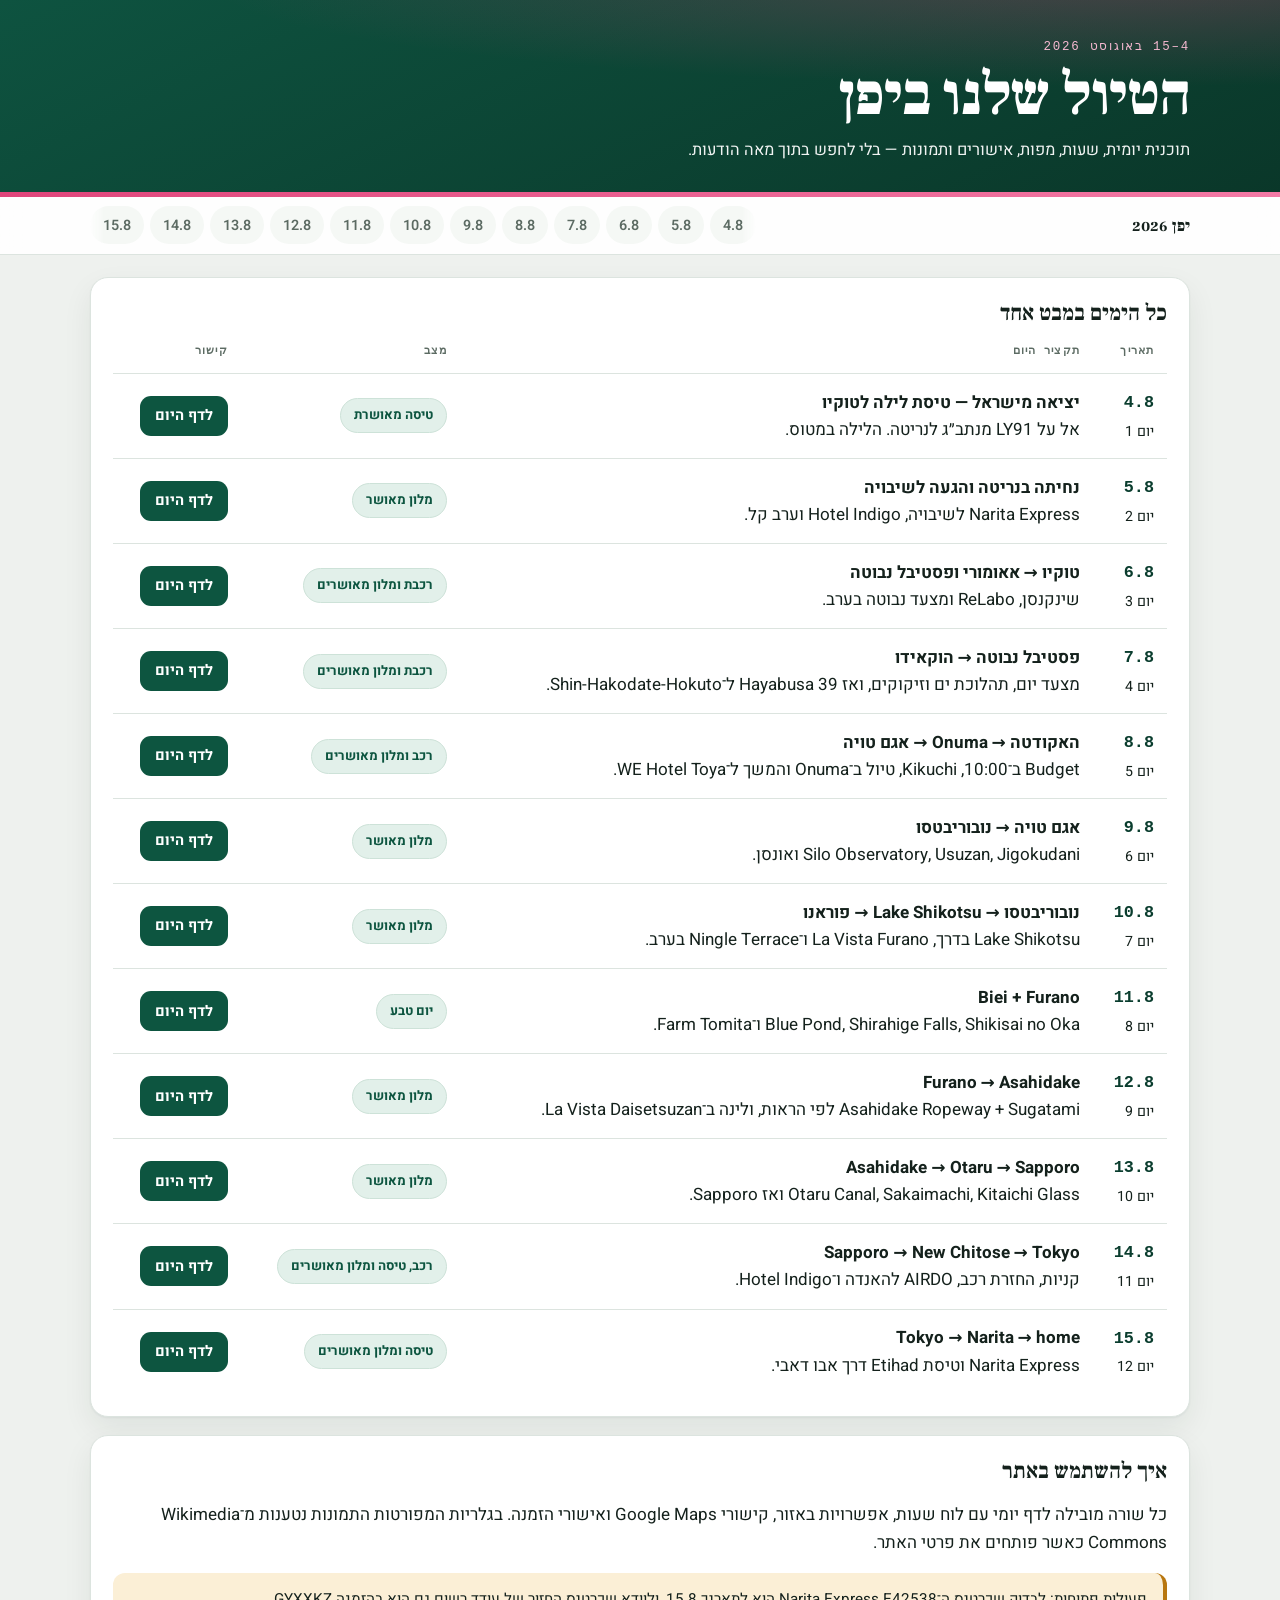
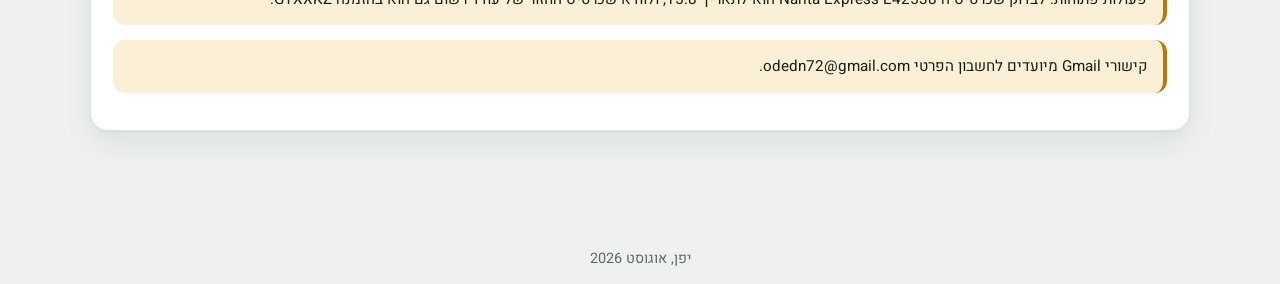
<file: index.html>
<!doctype html><html lang="he" dir="rtl"><head><meta charset="utf-8"><meta name="viewport" content="width=device-width,initial-scale=1"><title>יפן 2026 — תוכנית הטיול</title><link rel="stylesheet" href="styles.css?v=ui26"></head>
<body><header class="hero"><div class="wrap"><p>4–15 באוגוסט 2026</p><h1>הטיול שלנו ביפן</h1><p>תוכנית יומית, שעות, מפות, אישורים ותמונות — בלי לחפש בתוך מאה הודעות.</p></div></header>
<nav class="topbar"><div class="wrap"><a class="brand" href="index.html">יפן 2026</a><div class="navlinks"><a href="day-04.html">4.8</a><a href="day-05.html">5.8</a><a href="day-06.html">6.8</a><a href="day-07.html">7.8</a><a href="day-08.html">8.8</a><a href="day-09.html">9.8</a><a href="day-10.html">10.8</a><a href="day-11.html">11.8</a><a href="day-12.html">12.8</a><a href="day-13.html">13.8</a><a href="day-14.html">14.8</a><a href="day-15.html">15.8</a></div></div></nav>
<main class="wrap"><section class="panel"><h2>כל הימים במבט אחד</h2><div class="table-scroll"><table class="trip-table"><thead><tr><th>תאריך</th><th>תקציר היום</th><th>מצב</th><th>קישור</th></tr></thead><tbody>
<tr><td><strong>4.8</strong><br><small>יום 1</small></td><td><strong>יציאה מישראל — טיסת לילה לטוקיו</strong><br><span>אל על LY91 מנתב״ג לנריטה. הלילה במטוס.</span></td><td><span class="badge">טיסה מאושרת</span></td><td><a class="daylink" href="day-04.html">לדף היום</a></td></tr>
<tr><td><strong>5.8</strong><br><small>יום 2</small></td><td><strong>נחיתה בנריטה והגעה לשיבויה</strong><br><span>Narita Express לשיבויה, Hotel Indigo וערב קל.</span></td><td><span class="badge">מלון מאושר</span></td><td><a class="daylink" href="day-05.html">לדף היום</a></td></tr>
<tr><td><strong>6.8</strong><br><small>יום 3</small></td><td><strong>טוקיו → אאומורי ופסטיבל נבוטה</strong><br><span>שינקנסן, ReLabo ומצעד נבוטה בערב.</span></td><td><span class="badge">רכבת ומלון מאושרים</span></td><td><a class="daylink" href="day-06.html">לדף היום</a></td></tr>
<tr><td><strong>7.8</strong><br><small>יום 4</small></td><td><strong>פסטיבל נבוטה → הוקאידו</strong><br><span>מצעד יום, תהלוכת ים וזיקוקים, ואז Hayabusa 39 ל־Shin-Hakodate-Hokuto.</span></td><td><span class="badge">רכבת ומלון מאושרים</span></td><td><a class="daylink" href="day-07.html">לדף היום</a></td></tr>
<tr><td><strong>8.8</strong><br><small>יום 5</small></td><td><strong>האקודטה → Onuma → אגם טויה</strong><br><span>Budget ב־10:00, Kikuchi, טיול ב־Onuma והמשך ל־WE Hotel Toya.</span></td><td><span class="badge">רכב ומלון מאושרים</span></td><td><a class="daylink" href="day-08.html">לדף היום</a></td></tr>
<tr><td><strong>9.8</strong><br><small>יום 6</small></td><td><strong>אגם טויה → נובוריבטסו</strong><br><span>Silo Observatory, Usuzan, Jigokudani ואונסן.</span></td><td><span class="badge">מלון מאושר</span></td><td><a class="daylink" href="day-09.html">לדף היום</a></td></tr>
<tr><td><strong>10.8</strong><br><small>יום 7</small></td><td><strong>נובוריבטסו → Lake Shikotsu → פוראנו</strong><br><span>Lake Shikotsu בדרך, La Vista Furano ו־Ningle Terrace בערב.</span></td><td><span class="badge">מלון מאושר</span></td><td><a class="daylink" href="day-10.html">לדף היום</a></td></tr>
<tr><td><strong>11.8</strong><br><small>יום 8</small></td><td><strong>Biei + Furano</strong><br><span>Blue Pond, Shirahige Falls, Shikisai no Oka ו־Farm Tomita.</span></td><td><span class="badge">יום טבע</span></td><td><a class="daylink" href="day-11.html">לדף היום</a></td></tr>
<tr><td><strong>12.8</strong><br><small>יום 9</small></td><td><strong>Furano → Asahidake</strong><br><span>Asahidake Ropeway + Sugatami לפי הראות, ולינה ב־La Vista Daisetsuzan.</span></td><td><span class="badge">מלון מאושר</span></td><td><a class="daylink" href="day-12.html">לדף היום</a></td></tr>
<tr><td><strong>13.8</strong><br><small>יום 10</small></td><td><strong>Asahidake → Otaru → Sapporo</strong><br><span>Otaru Canal, Sakaimachi, Kitaichi Glass ואז Sapporo.</span></td><td><span class="badge">מלון מאושר</span></td><td><a class="daylink" href="day-13.html">לדף היום</a></td></tr>
<tr><td><strong>14.8</strong><br><small>יום 11</small></td><td><strong>Sapporo → New Chitose → Tokyo</strong><br><span>קניות, החזרת רכב, AIRDO להאנדה ו־Hotel Indigo.</span></td><td><span class="badge">רכב, טיסה ומלון מאושרים</span></td><td><a class="daylink" href="day-14.html">לדף היום</a></td></tr>
<tr><td><strong>15.8</strong><br><small>יום 12</small></td><td><strong>Tokyo → Narita → home</strong><br><span>Narita Express וטיסת Etihad דרך אבו דאבי.</span></td><td><span class="badge">טיסה ומלון מאושרים</span></td><td><a class="daylink" href="day-15.html">לדף היום</a></td></tr>
</tbody></table></div></section>
<section class="panel"><h2>איך להשתמש באתר</h2><p>כל שורה מובילה לדף יומי עם לוח שעות, אפשרויות באזור, קישורי Google Maps ואישורי הזמנה. בגלריות המפורטות התמונות נטענות מ־Wikimedia Commons כאשר פותחים את פרטי האתר.</p><p class="notice">פעולות פתוחות: לבדוק שכרטיס ה־Narita Express E42538 הוא לתאריך 15.8, ולוודא שכרטיס החזור של עודד רשום גם הוא בהזמנה GYXXKZ.</p><p class="notice">קישורי Gmail מיועדים לחשבון הפרטי odedn72@gmail.com.</p></section>
</main><footer><div class="wrap">יפן, אוגוסט 2026</div></footer></body></html>
</file>
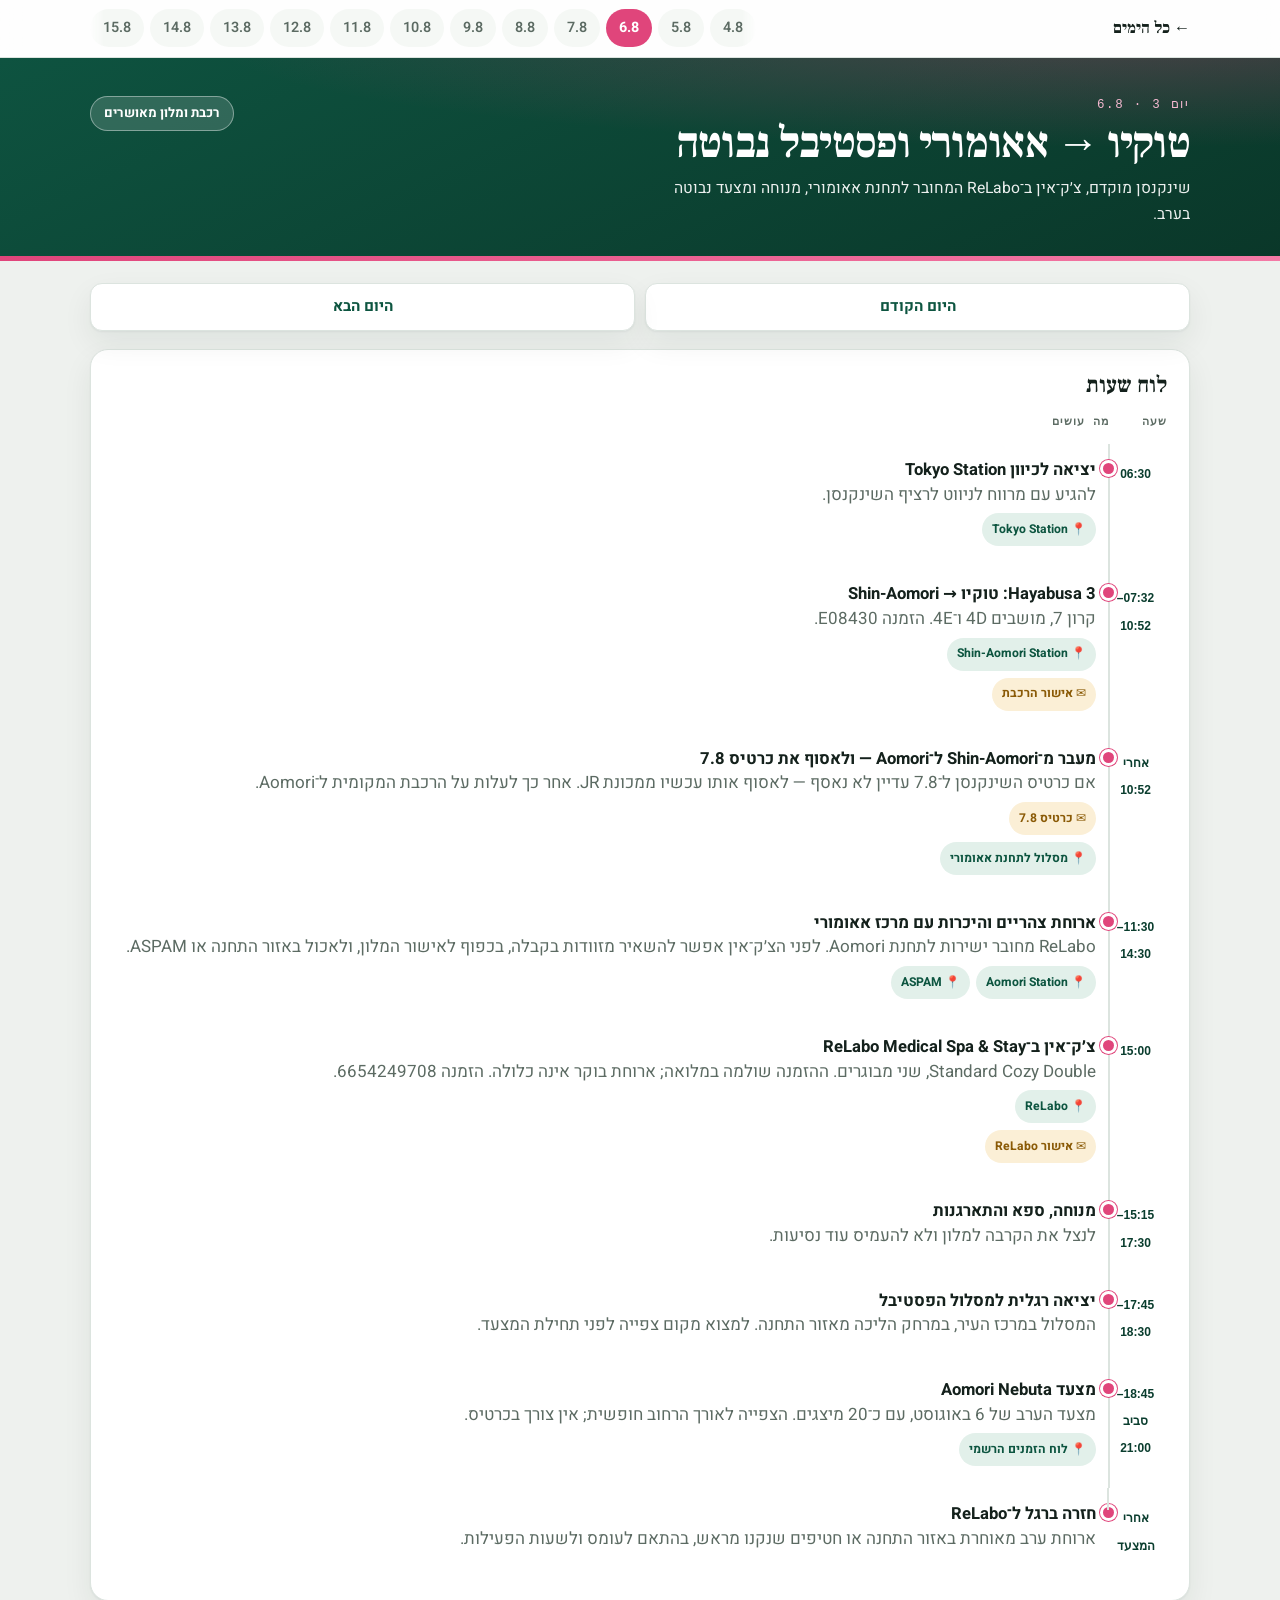
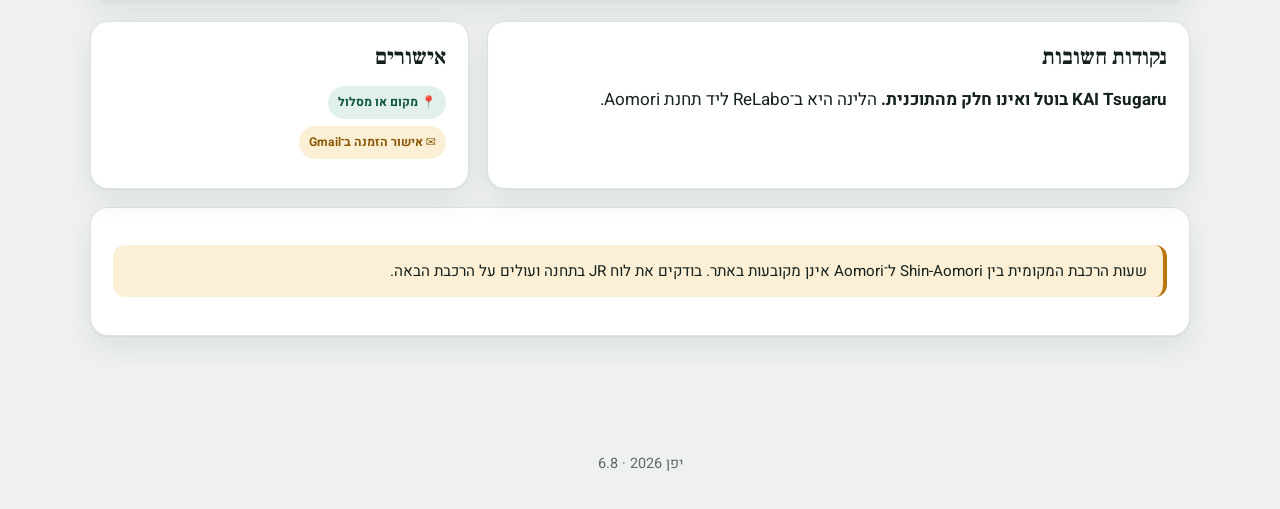
<file: day-06.html>
<!doctype html><html lang="he" dir="rtl"><head><meta charset="utf-8"><meta name="viewport" content="width=device-width,initial-scale=1"><title>6.8 — טוקיו → אאומורי ופסטיבל נבוטה</title><link rel="stylesheet" href="styles.css?v=ui26"><script src="behavior.js?v=ui26" defer></script></head><body><nav class="topbar"><div class="wrap"><a class="brand" href="index.html">← כל הימים</a><div class="navlinks"><a href="day-04.html">4.8</a><a href="day-05.html">5.8</a><a href="day-06.html" aria-current="page">6.8</a><a href="day-07.html">7.8</a><a href="day-08.html">8.8</a><a href="day-09.html">9.8</a><a href="day-10.html">10.8</a><a href="day-11.html">11.8</a><a href="day-12.html">12.8</a><a href="day-13.html">13.8</a><a href="day-14.html">14.8</a><a href="day-15.html">15.8</a></div></div></nav><header class="hero"><div class="wrap day-title"><div><p>יום 3 · 6.8</p><h1>טוקיו → אאומורי ופסטיבל נבוטה</h1><p>שינקנסן מוקדם, צ׳ק־אין ב־ReLabo המחובר לתחנת אאומורי, מנוחה ומצעד נבוטה בערב.</p></div><span class="badge">רכבת ומלון מאושרים</span></div></header><main class="wrap"><div class="day-nav"><a class="back" href="day-05.html">היום הקודם</a><a class="back" href="day-07.html">היום הבא</a></div><section class="panel"><h2>לוח שעות</h2><div class="table-scroll"><table class="schedule"><thead><tr><th>שעה</th><th>מה עושים</th></tr></thead><tbody><tr><td><strong>06:30</strong></td><td><strong>יציאה לכיוון Tokyo Station</strong><br><span>להגיע עם מרווח לניווט לרציף השינקנסן.</span><div class="inline-maps"><a class="inline-map" target="_blank" rel="noopener" href="https://www.google.com/maps/search/?api=1&query=Tokyo%20Station%20Shinkansen">Tokyo Station</a></div></td></tr><tr><td><strong>07:32–10:52</strong></td><td><strong>Hayabusa 3: טוקיו → Shin-Aomori</strong><br><span>קרון 7, מושבים 4D ו־4E. הזמנה E08430.</span><div class="inline-maps"><a class="inline-map" target="_blank" rel="noopener" href="https://www.google.com/maps/search/?api=1&query=Shin-Aomori%20Station">Shin-Aomori Station</a></div><div class="inline-mails"><a class="inline-mail" target="_blank" rel="noopener" href="https://mail.google.com/mail/?authuser=odedn72@gmail.com#search/%22E08430%22%20OR%20%22Hayabusa%203%22">אישור הרכבת</a></div></td></tr><tr><td><strong>אחרי 10:52</strong></td><td><strong>מעבר מ־Shin-Aomori ל־Aomori — ולאסוף את כרטיס 7.8</strong><br><span>אם כרטיס השינקנסן ל־7.8 עדיין לא נאסף — לאסוף אותו עכשיו ממכונת JR. אחר כך לעלות על הרכבת המקומית ל־Aomori.</span><div class="inline-mails"><a class="inline-mail" target="_blank" rel="noopener" href="https://mail.google.com/mail/?authuser=odedn72@gmail.com#search/%22Hayabusa%2039%22">כרטיס 7.8</a></div><div class="inline-maps"><a class="inline-map" target="_blank" rel="noopener" href="https://www.google.com/maps/dir/?api=1&origin=Shin-Aomori%20Station&destination=Aomori%20Station&travelmode=transit">מסלול לתחנת אאומורי</a></div></td></tr><tr><td><strong>11:30–14:30</strong></td><td><strong>ארוחת צהריים והיכרות עם מרכז אאומורי</strong><br><span>ReLabo מחובר ישירות לתחנת Aomori. לפני הצ׳ק־אין אפשר להשאיר מזוודות בקבלה, בכפוף לאישור המלון, ולאכול באזור התחנה או ASPAM.</span><div class="inline-maps"><a class="inline-map" target="_blank" rel="noopener" href="https://www.google.com/maps/search/?api=1&query=Aomori%20Station">Aomori Station</a><a class="inline-map" target="_blank" rel="noopener" href="https://www.google.com/maps/search/?api=1&query=ASPAM%20Aomori">ASPAM</a></div></td></tr><tr><td><strong>15:00</strong></td><td><strong>צ׳ק־אין ב־ReLabo Medical Spa &amp; Stay</strong><br><span>Standard Cozy Double, שני מבוגרים. ההזמנה שולמה במלואה; ארוחת בוקר אינה כלולה. הזמנה 6654249708.</span><div class="inline-maps"><a class="inline-map" target="_blank" rel="noopener" href="https://www.google.com/maps/search/?api=1&query=ReLabo%20Medical%20Spa%20%26%20Stay%20Aomori">ReLabo</a></div><div class="inline-mails"><a class="inline-mail" target="_blank" rel="noopener" href="https://mail.google.com/mail/?authuser=odedn72@gmail.com#search/%226654249708%22">אישור ReLabo</a></div></td></tr><tr><td><strong>15:15–17:30</strong></td><td><strong>מנוחה, ספא והתארגנות</strong><br><span>לנצל את הקרבה למלון ולא להעמיס עוד נסיעות.</span></td></tr><tr><td><strong>17:45–18:30</strong></td><td><strong>יציאה רגלית למסלול הפסטיבל</strong><br><span>המסלול במרכז העיר, במרחק הליכה מאזור התחנה. למצוא מקום צפייה לפני תחילת המצעד.</span></td></tr><tr><td><strong>18:45–סביב 21:00</strong></td><td><strong>מצעד Aomori Nebuta</strong><br><span>מצעד הערב של 6 באוגוסט, עם כ־20 מיצגים. הצפייה לאורך הרחוב חופשית; אין צורך בכרטיס.</span><div class="inline-maps"><a class="inline-map" target="_blank" rel="noopener" href="https://www.nebuta.jp/info/schedule/schedule.html">לוח הזמנים הרשמי</a></div></td></tr><tr><td><strong>אחרי המצעד</strong></td><td><strong>חזרה ברגל ל־ReLabo</strong><br><span>ארוחת ערב מאוחרת באזור התחנה או חטיפים שנקנו מראש, בהתאם לעומס ולשעות הפעילות.</span></td></tr></tbody></table></div></section><section class="grid"><div class="panel info"><h2>נקודות חשובות</h2><p><strong>KAI Tsugaru בוטל ואינו חלק מהתוכנית.</strong> הלינה היא ב־ReLabo ליד תחנת Aomori.</p></div><div class="panel info"><h2>אישורים</h2><p><span class="inline-map">מקום או מסלול</span></p><p><span class="inline-mail">אישור הזמנה ב־Gmail</span></p></div></section><section class="panel"><p class="notice">שעות הרכבת המקומית בין Shin-Aomori ל־Aomori אינן מקובעות באתר. בודקים את לוח JR בתחנה ועולים על הרכבת הבאה.</p></section></main><footer><div class="wrap">יפן 2026 · 6.8</div></footer></body></html>
</file>
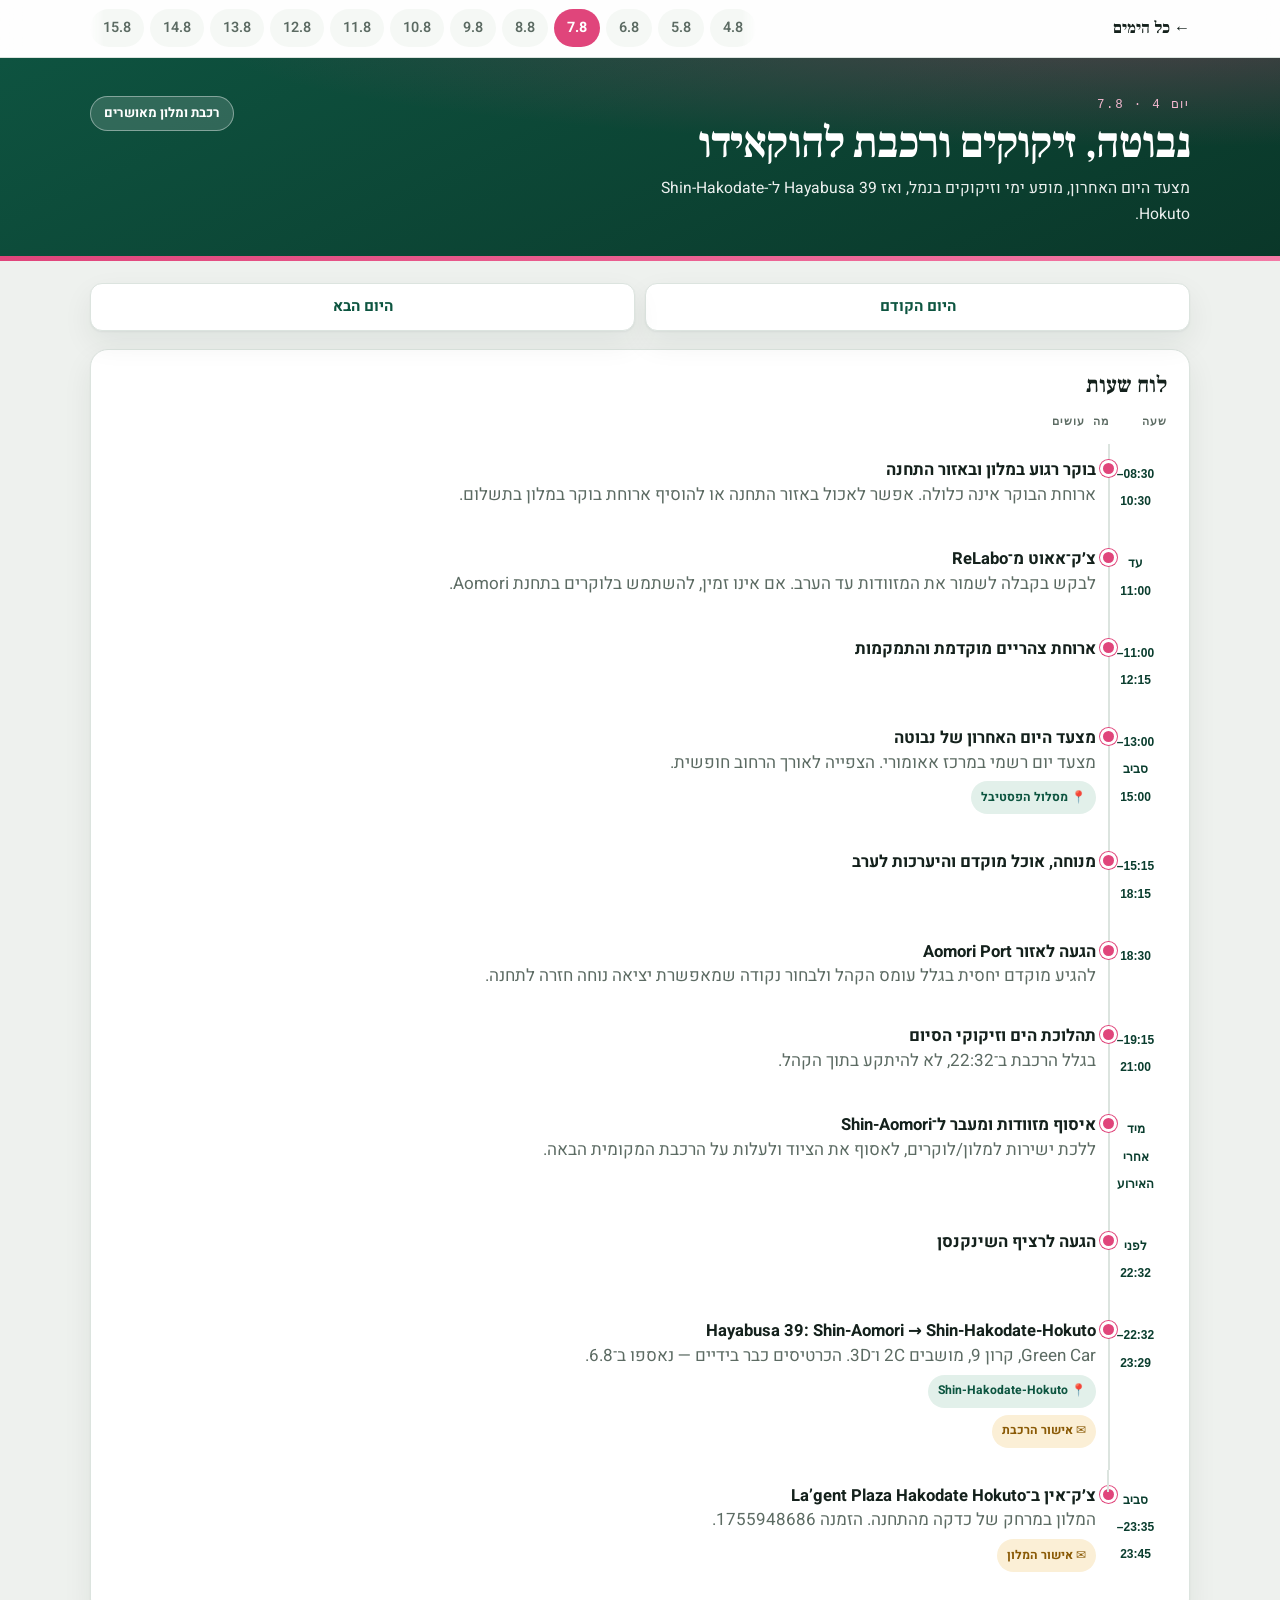
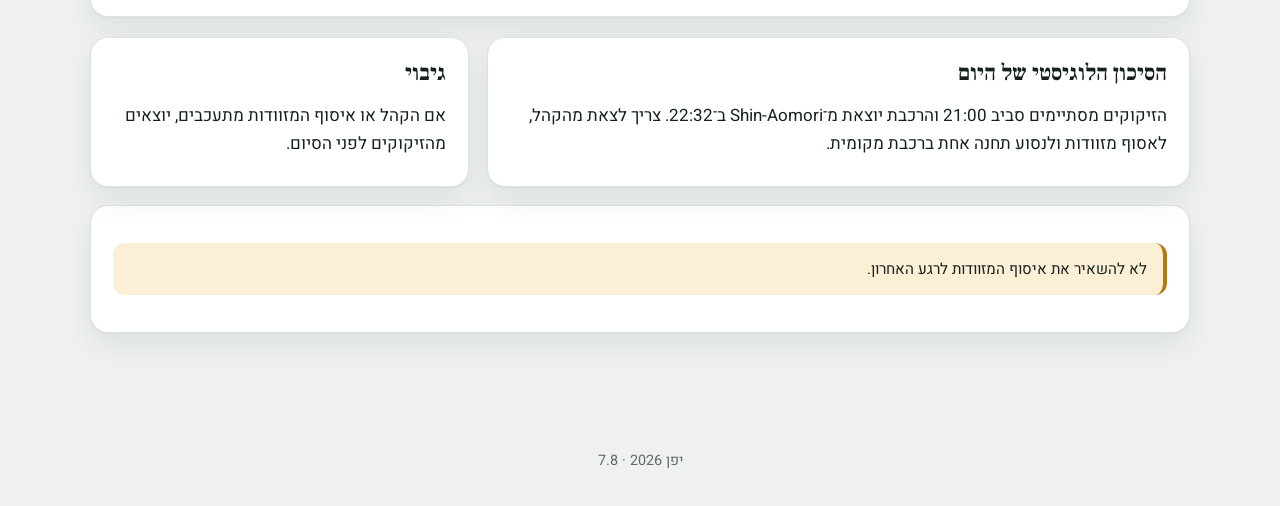
<file: day-07.html>
<!doctype html><html lang="he" dir="rtl"><head><meta charset="utf-8"><meta name="viewport" content="width=device-width,initial-scale=1"><title>7.8 — נבוטה, זיקוקים ורכבת להוקאידו</title><link rel="stylesheet" href="styles.css?v=ui26"><script src="behavior.js?v=ui26" defer></script></head><body><nav class="topbar"><div class="wrap"><a class="brand" href="index.html">← כל הימים</a><div class="navlinks"><a href="day-04.html">4.8</a><a href="day-05.html">5.8</a><a href="day-06.html">6.8</a><a href="day-07.html" aria-current="page">7.8</a><a href="day-08.html">8.8</a><a href="day-09.html">9.8</a><a href="day-10.html">10.8</a><a href="day-11.html">11.8</a><a href="day-12.html">12.8</a><a href="day-13.html">13.8</a><a href="day-14.html">14.8</a><a href="day-15.html">15.8</a></div></div></nav><header class="hero"><div class="wrap day-title"><div><p>יום 4 · 7.8</p><h1>נבוטה, זיקוקים ורכבת להוקאידו</h1><p>מצעד היום האחרון, מופע ימי וזיקוקים בנמל, ואז Hayabusa 39 ל־Shin-Hakodate-Hokuto.</p></div><span class="badge">רכבת ומלון מאושרים</span></div></header><main class="wrap"><div class="day-nav"><a class="back" href="day-06.html">היום הקודם</a><a class="back" href="day-08.html">היום הבא</a></div><section class="panel"><h2>לוח שעות</h2><div class="table-scroll"><table class="schedule"><thead><tr><th>שעה</th><th>מה עושים</th></tr></thead><tbody><tr><td><strong>08:30–10:30</strong></td><td><strong>בוקר רגוע במלון ובאזור התחנה</strong><br><span>ארוחת הבוקר אינה כלולה. אפשר לאכול באזור התחנה או להוסיף ארוחת בוקר במלון בתשלום.</span></td></tr><tr><td><strong>עד 11:00</strong></td><td><strong>צ׳ק־אאוט מ־ReLabo</strong><br><span>לבקש בקבלה לשמור את המזוודות עד הערב. אם אינו זמין, להשתמש בלוקרים בתחנת Aomori.</span></td></tr><tr><td><strong>11:00–12:15</strong></td><td><strong>ארוחת צהריים מוקדמת והתמקמות</strong></td></tr><tr><td><strong>13:00–סביב 15:00</strong></td><td><strong>מצעד היום האחרון של נבוטה</strong><br><span>מצעד יום רשמי במרכז אאומורי. הצפייה לאורך הרחוב חופשית.</span><div class="inline-maps"><a class="inline-map" target="_blank" rel="noopener" href="https://www.google.com/maps/search/?api=1&query=Aomori%20Nebuta%20Festival">מסלול הפסטיבל</a></div></td></tr><tr><td><strong>15:15–18:15</strong></td><td><strong>מנוחה, אוכל מוקדם והיערכות לערב</strong></td></tr><tr><td><strong>18:30</strong></td><td><strong>הגעה לאזור Aomori Port</strong><br><span>להגיע מוקדם יחסית בגלל עומס הקהל ולבחור נקודה שמאפשרת יציאה נוחה חזרה לתחנה.</span></td></tr><tr><td><strong>19:15–21:00</strong></td><td><strong>תהלוכת הים וזיקוקי הסיום</strong><br><span>בגלל הרכבת ב־22:32, לא להיתקע בתוך הקהל.</span></td></tr><tr><td><strong>מיד אחרי האירוע</strong></td><td><strong>איסוף מזוודות ומעבר ל־Shin-Aomori</strong><br><span>ללכת ישירות למלון/לוקרים, לאסוף את הציוד ולעלות על הרכבת המקומית הבאה.</span></td></tr><tr><td><strong>לפני 22:32</strong></td><td><strong>הגעה לרציף השינקנסן</strong></td></tr><tr><td><strong>22:32–23:29</strong></td><td><strong>Hayabusa 39: Shin-Aomori → Shin-Hakodate-Hokuto</strong><br><span>Green Car, קרון 9, מושבים 2C ו־3D. הכרטיסים כבר בידיים — נאספו ב־6.8.</span><div class="inline-maps"><a class="inline-map" target="_blank" rel="noopener" href="https://www.google.com/maps/search/?api=1&query=Shin-Hakodate-Hokuto%20Station">Shin-Hakodate-Hokuto</a></div><div class="inline-mails"><a class="inline-mail" target="_blank" rel="noopener" href="https://mail.google.com/mail/?authuser=odedn72@gmail.com#search/%22Hayabusa%2039%22">אישור הרכבת</a></div></td></tr><tr><td><strong>סביב 23:35–23:45</strong></td><td><strong>צ׳ק־אין ב־La’gent Plaza Hakodate Hokuto</strong><br><span>המלון במרחק של כדקה מהתחנה. הזמנה 1755948686.</span><div class="inline-mails"><a class="inline-mail" target="_blank" rel="noopener" href="https://mail.google.com/mail/?authuser=odedn72@gmail.com#search/%221755948686%22">אישור המלון</a></div></td></tr></tbody></table></div></section><section class="grid"><div class="panel info"><h2>הסיכון הלוגיסטי של היום</h2><p>הזיקוקים מסתיימים סביב 21:00 והרכבת יוצאת מ־Shin-Aomori ב־22:32. צריך לצאת מהקהל, לאסוף מזוודות ולנסוע תחנה אחת ברכבת מקומית.</p></div><div class="panel info"><h2>גיבוי</h2><p>אם הקהל או איסוף המזוודות מתעכבים, יוצאים מהזיקוקים לפני הסיום.</p></div></section><section class="panel"><p class="notice">לא להשאיר את איסוף המזוודות לרגע האחרון.</p></section></main><footer><div class="wrap">יפן 2026 · 7.8</div></footer></body></html>
</file>
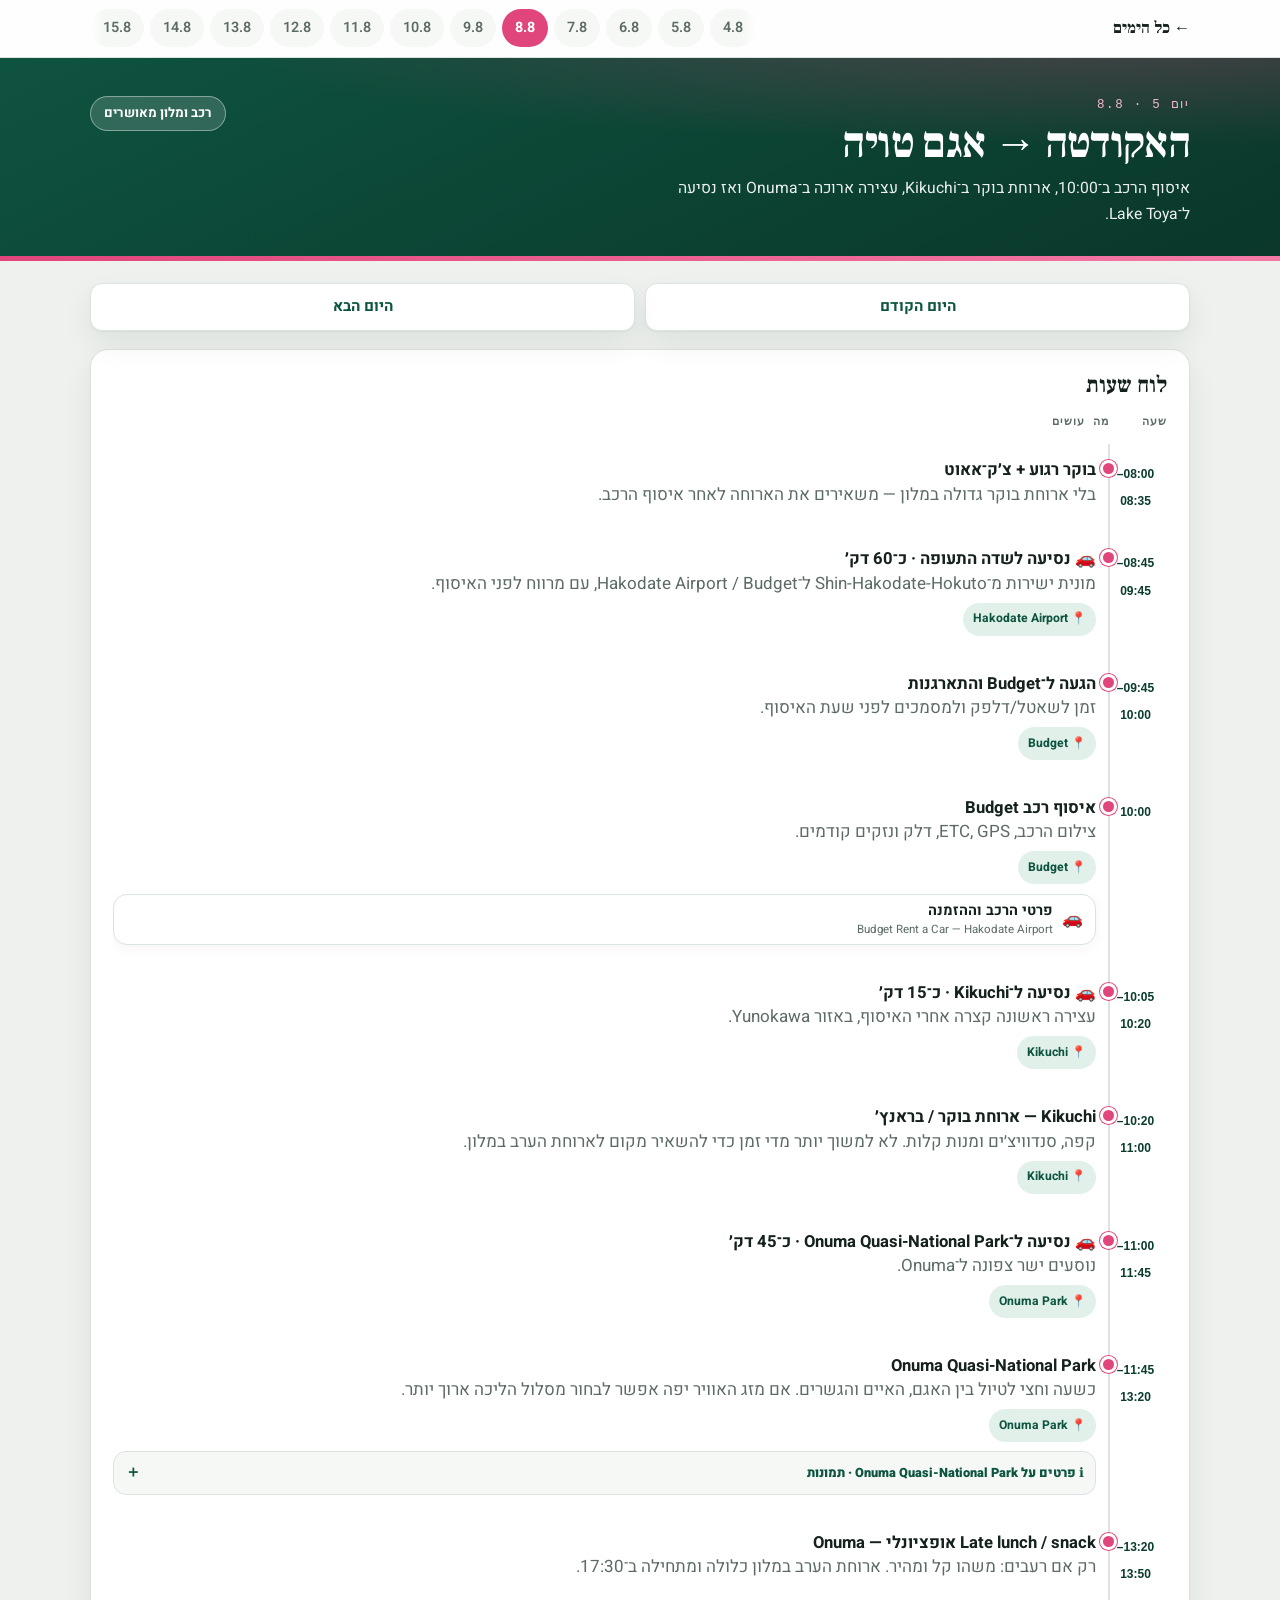
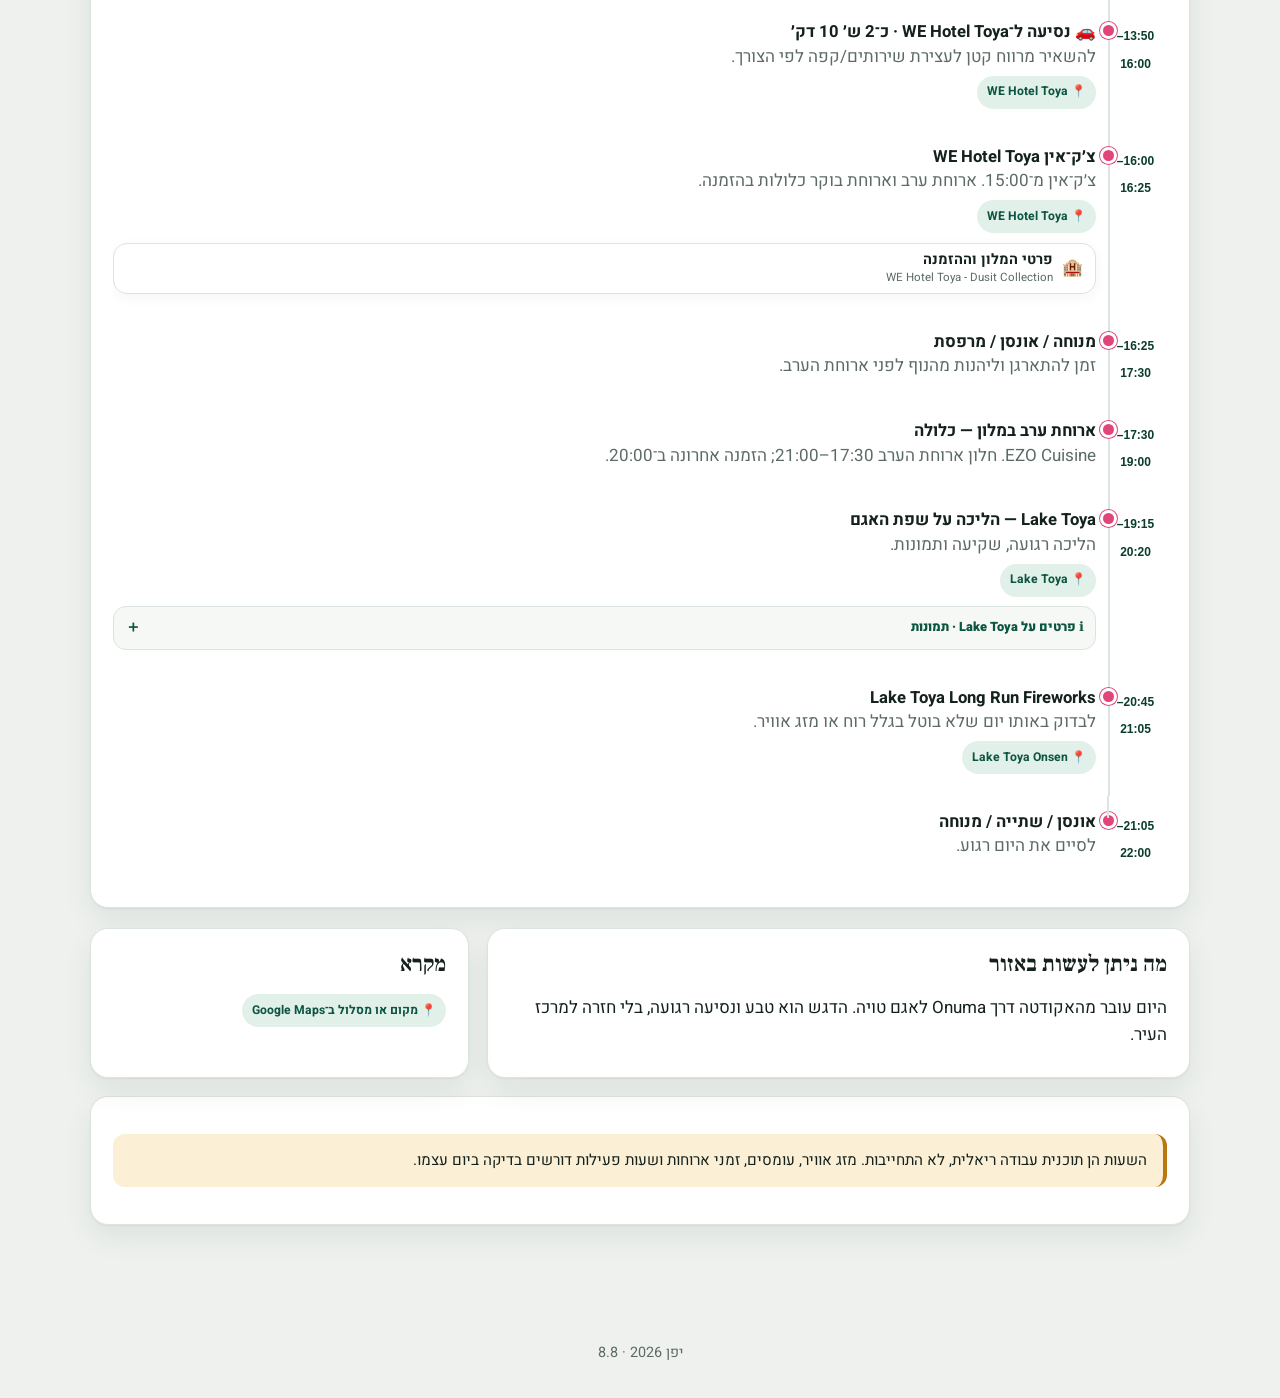
<file: day-08.html>
<!doctype html><html lang="he" dir="rtl"><head><meta charset="utf-8"><meta name="viewport" content="width=device-width,initial-scale=1"><title>8.8 — האקודטה → אגם טויה</title><link rel="stylesheet" href="styles.css?v=ui26"><script src="behavior.js?v=ui26" defer></script></head>
<body><nav class="topbar"><div class="wrap"><a class="brand" href="index.html">← כל הימים</a><div class="navlinks"><a href="day-04.html">4.8</a><a href="day-05.html">5.8</a><a href="day-06.html">6.8</a><a href="day-07.html">7.8</a><a href="day-08.html" aria-current="page">8.8</a><a href="day-09.html">9.8</a><a href="day-10.html">10.8</a><a href="day-11.html">11.8</a><a href="day-12.html">12.8</a><a href="day-13.html">13.8</a><a href="day-14.html">14.8</a><a href="day-15.html">15.8</a></div></div></nav>
<header class="hero"><div class="wrap day-title"><div><p>יום 5 · 8.8</p><h1>האקודטה → אגם טויה</h1><p>איסוף הרכב ב־10:00, ארוחת בוקר ב־Kikuchi, עצירה ארוכה ב־Onuma ואז נסיעה ל־Lake Toya.</p></div><span class="badge">רכב ומלון מאושרים</span></div></header>
<main class="wrap"><div class="day-nav"><a class="back" href="day-07.html">היום הקודם</a><a class="back" href="day-09.html">היום הבא</a></div>
<section class="panel"><h2>לוח שעות</h2><div class="table-scroll"><table class="schedule"><thead><tr><th>שעה</th><th>מה עושים</th></tr></thead><tbody>
<tr><td><strong>08:00–08:35</strong></td><td><strong>בוקר רגוע + צ׳ק־אאוט</strong><br><span>בלי ארוחת בוקר גדולה במלון — משאירים את הארוחה לאחר איסוף הרכב.</span></td></tr>
<tr><td><strong>08:45–09:45</strong></td><td><strong>🚗 נסיעה לשדה התעופה · כ־60 דק׳</strong><br><span>מונית ישירות מ־Shin-Hakodate-Hokuto ל־Hakodate Airport / Budget, עם מרווח לפני האיסוף.</span><div class="inline-maps"><a class="inline-map" target="_blank" rel="noopener" href="https://www.google.com/maps/search/?api=1&query=Hakodate%20Airport">Hakodate Airport</a></div></td></tr>
<tr><td><strong>09:45–10:00</strong></td><td><strong>הגעה ל־Budget והתארגנות</strong><br><span>זמן לשאטל/דלפק ולמסמכים לפני שעת האיסוף.</span><div class="inline-maps"><a class="inline-map" target="_blank" rel="noopener" href="https://www.google.com/maps/search/?api=1&query=Budget%20Rent%20a%20Car%20Hakodate%20Airport">Budget</a></div></td></tr>
<tr><td><strong>10:00</strong></td><td><strong>איסוף רכב Budget</strong><br><span>צילום הרכב, ETC, GPS, דלק ונזקים קודמים.</span><div class="inline-maps"><a class="inline-map" target="_blank" rel="noopener" href="https://www.google.com/maps/search/?api=1&query=Budget%20Rent%20a%20Car%20Hakodate%20Airport">Budget</a></div><details class="hotel-booking-bubble hotel-booking-inline"><summary><span class="hotel-icon">🚗</span><span class="hotel-summary"><b>פרטי הרכב וההזמנה</b><small>Budget Rent a Car — Hakodate Airport</small></span></summary><div class="hotel-booking-body"><div class="hotel-booking-meta"><span>Budget</span><button type="button" class="booking-number-copy" data-copy="101847607"><span class="booking-number-value">101847607</span><span class="copy-hint">העתק</span></button></div><a class="hotel-mail-cta" target="_blank" rel="noopener" href="https://mail.google.com/mail/?authuser=odedn72@gmail.com#search/%22101847607%22">✉️ חפש את האישור ב-Gmail</a></div></details></td></tr>
<tr><td><strong>10:05–10:20</strong></td><td><strong>🚗 נסיעה ל־Kikuchi · כ־15 דק׳</strong><br><span>עצירה ראשונה קצרה אחרי האיסוף, באזור Yunokawa.</span><div class="inline-maps"><a class="inline-map" target="_blank" rel="noopener" href="https://www.google.com/maps/search/?api=1&query=Coffee%20Room%20Kikuchi%20Hakodate">Kikuchi</a></div></td></tr>
<tr><td><strong>10:20–11:00</strong></td><td><strong>Kikuchi — ארוחת בוקר / בראנץ׳</strong><br><span>קפה, סנדוויצ׳ים ומנות קלות. לא למשוך יותר מדי זמן כדי להשאיר מקום לארוחת הערב במלון.</span><div class="inline-maps"><a class="inline-map" target="_blank" rel="noopener" href="https://www.google.com/maps/search/?api=1&query=Coffee%20Room%20Kikuchi%20Hakodate">Kikuchi</a></div></td></tr>
<tr><td><strong>11:00–11:45</strong></td><td><strong>🚗 נסיעה ל־Onuma Quasi-National Park · כ־45 דק׳</strong><br><span>נוסעים ישר צפונה ל־Onuma.</span><div class="inline-maps"><a class="inline-map" target="_blank" rel="noopener" href="https://www.google.com/maps/search/?api=1&query=Onuma%20Quasi-National%20Park%20Hokkaido">Onuma Park</a></div></td></tr>
<tr><td><strong>11:45–13:20</strong></td><td><strong>Onuma Quasi-National Park</strong><br><span>כשעה וחצי לטיול בין האגם, האיים והגשרים. אם מזג האוויר יפה אפשר לבחור מסלול הליכה ארוך יותר.</span><div class="inline-maps"><a class="inline-map" target="_blank" rel="noopener" href="https://www.google.com/maps/search/?api=1&query=Onuma%20Quasi-National%20Park%20Hokkaido">Onuma Park</a></div><details class="site-info"><summary>ℹ️ פרטים על Onuma Quasi-National Park · תמונות</summary><div class="site-info-body"><div class="site-gallery" data-commons-query="Onuma Quasi-National Park Hokkaido"><div class="site-gallery-loading">התמונות ייטענו בפתיחה</div></div><p>Onuma Quasi-National Park הוא אחד מאזורי הטבע היפים והנגישים בדרום הוקאידו. הליבה שלו היא מערכת אגמים ואיים קטנים שנוצרה בהשפעת הפעילות הגעשית של הר Komagatake. במקום אטרקציה אחת מרכזית, החוויה כאן בנויה משבילים, גשרים, מים, יער ונקודות מבט שמשתנות תוך כדי הליכה. זה בדיוק סוג המקום שבו שעה וחצי יכולה להרגיש עשירה מאוד בלי מאמץ גדול.</p><p>למסלול שלנו כדאי להתחיל באזור Onuma Park Square ולבחור לולאת הליכה בין האיים והגשרים. אין צורך לעשות את כל השבילים. אם מזג האוויר בהיר, שווה לחפש נקודות שבהן Komagatake משתקף במים; אם מעונן, עדיין יש הרבה ערך ליער, לגשרים ולשקט. אפשר לשלב בסוף קפה או אוכל קל באזור הכניסה. שיט ואופניים קיימים כאפשרויות, אבל הם פחות מתאימים ליום הזה כי הם מכניסים לוח זמנים נוסף.</p><p>הפארק מתאים מאוד לעצירה גמישה: אם נהנים נשארים עוד עשרים דקות, ואם מזג האוויר פחות טוב מקצרים בלי תחושת החמצה. מומלץ לבדוק חניה ונקודת התחלה לפני שיוצאים מהרכב, לקחת מים ושכבה קלה, ולתת עדיפות להליכה עצמה על פני ניסיון לסמן כמה שיותר נקודות.</p><div class="site-info-actions"><a class="site-map" target="_blank" rel="noopener" href="https://www.google.com/maps/search/?api=1&query=Onuma%20Quasi-National%20Park%20Hokkaido">📍 Google Maps</a><a target="_blank" rel="noopener" href="https://www.onuma-guide.com/">האתר הרשמי – Onuma Park ↗</a><a target="_blank" rel="noopener" href="https://www.visit-hokkaido.jp/en/spot/detail_10299.html">Visit Hokkaido ↗</a></div></div></details></td></tr>
<tr><td><strong>13:20–13:50</strong></td><td><strong>Late lunch / snack אופציונלי — Onuma</strong><br><span>רק אם רעבים: משהו קל ומהיר. ארוחת הערב במלון כלולה ומתחילה ב־17:30.</span></td></tr>
<tr><td><strong>13:50–16:00</strong></td><td><strong>🚗 נסיעה ל־WE Hotel Toya · כ־2 ש׳ 10 דק׳</strong><br><span>להשאיר מרווח קטן לעצירת שירותים/קפה לפי הצורך.</span><div class="inline-maps"><a class="inline-map" target="_blank" rel="noopener" href="https://www.google.com/maps/search/?api=1&query=WE%20Hotel%20Toya">WE Hotel Toya</a></div></td></tr>
<tr><td><strong>16:00–16:25</strong></td><td><strong>צ׳ק־אין WE Hotel Toya</strong><br><span>צ׳ק־אין מ־15:00. ארוחת ערב וארוחת בוקר כלולות בהזמנה.</span><div class="inline-maps"><a class="inline-map" target="_blank" rel="noopener" href="https://www.google.com/maps/search/?api=1&query=WE%20Hotel%20Toya">WE Hotel Toya</a></div><details class="hotel-booking-bubble hotel-booking-inline"><summary><span class="hotel-icon">🏨</span><span class="hotel-summary"><b>פרטי המלון וההזמנה</b><small>WE Hotel Toya - Dusit Collection</small></span></summary><div class="hotel-booking-body"><div class="hotel-booking-meta"><span>Booking.com</span><button type="button" class="booking-number-copy" data-copy="5090390400"><span class="booking-number-value">5090390400</span><span class="copy-hint">העתק</span></button></div><a class="hotel-mail-cta" target="_blank" rel="noopener" href="https://mail.google.com/mail/?authuser=odedn72@gmail.com#search/%225090390400%22">✉️ חפש את האישור ב-Gmail</a></div></details></td></tr>
<tr><td><strong>16:25–17:30</strong></td><td><strong>מנוחה / אונסן / מרפסת</strong><br><span>זמן להתארגן וליהנות מהנוף לפני ארוחת הערב.</span></td></tr>
<tr><td><strong>17:30–19:00</strong></td><td><strong>ארוחת ערב במלון — כלולה</strong><br><span>EZO Cuisine. חלון ארוחת הערב 17:30–21:00; הזמנה אחרונה ב־20:00.</span></td></tr>
<tr><td><strong>19:15–20:20</strong></td><td><strong>Lake Toya — הליכה על שפת האגם</strong><br><span>הליכה רגועה, שקיעה ותמונות.</span><div class="inline-maps"><a class="inline-map" target="_blank" rel="noopener" href="https://www.google.com/maps/search/?api=1&query=Lake%20Toya%20Hokkaido">Lake Toya</a></div><details class="site-info"><summary>ℹ️ פרטים על Lake Toya · תמונות</summary><div class="site-info-body"><div class="site-gallery" data-commons-query="Lake Toya Hokkaido"><div class="site-gallery-loading">התמונות ייטענו בפתיחה</div></div><p>Lake Toya הוא אגם קלדרה גדול וכמעט עגול, מוקף הרים געשיים ובמרכזו קבוצת האיים Nakajima. הוא אחד הנופים המזוהים עם דרום-מערב הוקאידו, אבל בניגוד לאתר שבו מגיעים, מצלמים ויוצאים, כאן הערך הוא דווקא בקצב האיטי. קו המים רחב, האופק פתוח, והאור משתנה מאוד בין אחר הצהריים לערב.</p><p>אנחנו ישנים על האגם ולכן אין צורך למצות אותו בשעה אחת. אחרי הצ׳ק־אין אפשר לנוח, ליהנות מהאונסן והמרפסת, לאכול את ארוחת הערב הכלולה ואז לצאת להליכה רגועה על קו המים. באזור Toyako Onsen יש טיילת, פסלים, נקודות ישיבה ותצפיות אל האיים. בעונה מתקיים Lake Toya Long Run Fireworks, שבו הירי נע לאורך האגם ולכן אפשר לראות אותו ממספר נקודות.</p><p>בערב יכולה להיות רוח גם אם במהלך היום חם, אז שווה לקחת שכבה דקה. למחרת יש לנו תצפיות גבוהות יותר כמו Silo Observatory ו־Usuzan, ולכן הערב הראשון מיועד בעיקר לאווירה, מים וזיקוקים.</p><div class="site-info-actions"><a class="site-map" target="_blank" rel="noopener" href="https://www.google.com/maps/search/?api=1&query=Lake%20Toya%20Hokkaido">📍 Google Maps</a><a target="_blank" rel="noopener" href="https://www.laketoya.com/">Lake Toya Tourism ↗</a><a target="_blank" rel="noopener" href="https://www.visit-hokkaido.jp/en/spot/detail_10057.html">Visit Hokkaido ↗</a></div></div></details></td></tr>
<tr><td><strong>20:45–21:05</strong></td><td><strong>Lake Toya Long Run Fireworks</strong><br><span>לבדוק באותו יום שלא בוטל בגלל רוח או מזג אוויר.</span><div class="inline-maps"><a class="inline-map" target="_blank" rel="noopener" href="https://www.google.com/maps/search/?api=1&query=Lake%20Toya%20Onsen%20Hokkaido">Lake Toya Onsen</a></div></td></tr>
<tr><td><strong>21:05–22:00</strong></td><td><strong>אונסן / שתייה / מנוחה</strong><br><span>לסיים את היום רגוע.</span></td></tr>
</tbody></table></div></section>
<section class="grid"><div class="panel info"><h2>מה ניתן לעשות באזור</h2><p>היום עובר מהאקודטה דרך Onuma לאגם טויה. הדגש הוא טבע ונסיעה רגועה, בלי חזרה למרכז העיר.</p></div><div class="panel info"><h2>מקרא</h2><p><span class="inline-map">מקום או מסלול ב־Google Maps</span></p></div></section>
<section class="panel"><p class="notice">השעות הן תוכנית עבודה ריאלית, לא התחייבות. מזג אוויר, עומסים, זמני ארוחות ושעות פעילות דורשים בדיקה ביום עצמו.</p></section></main><footer><div class="wrap">יפן 2026 · 8.8</div></footer></body></html>
</file>
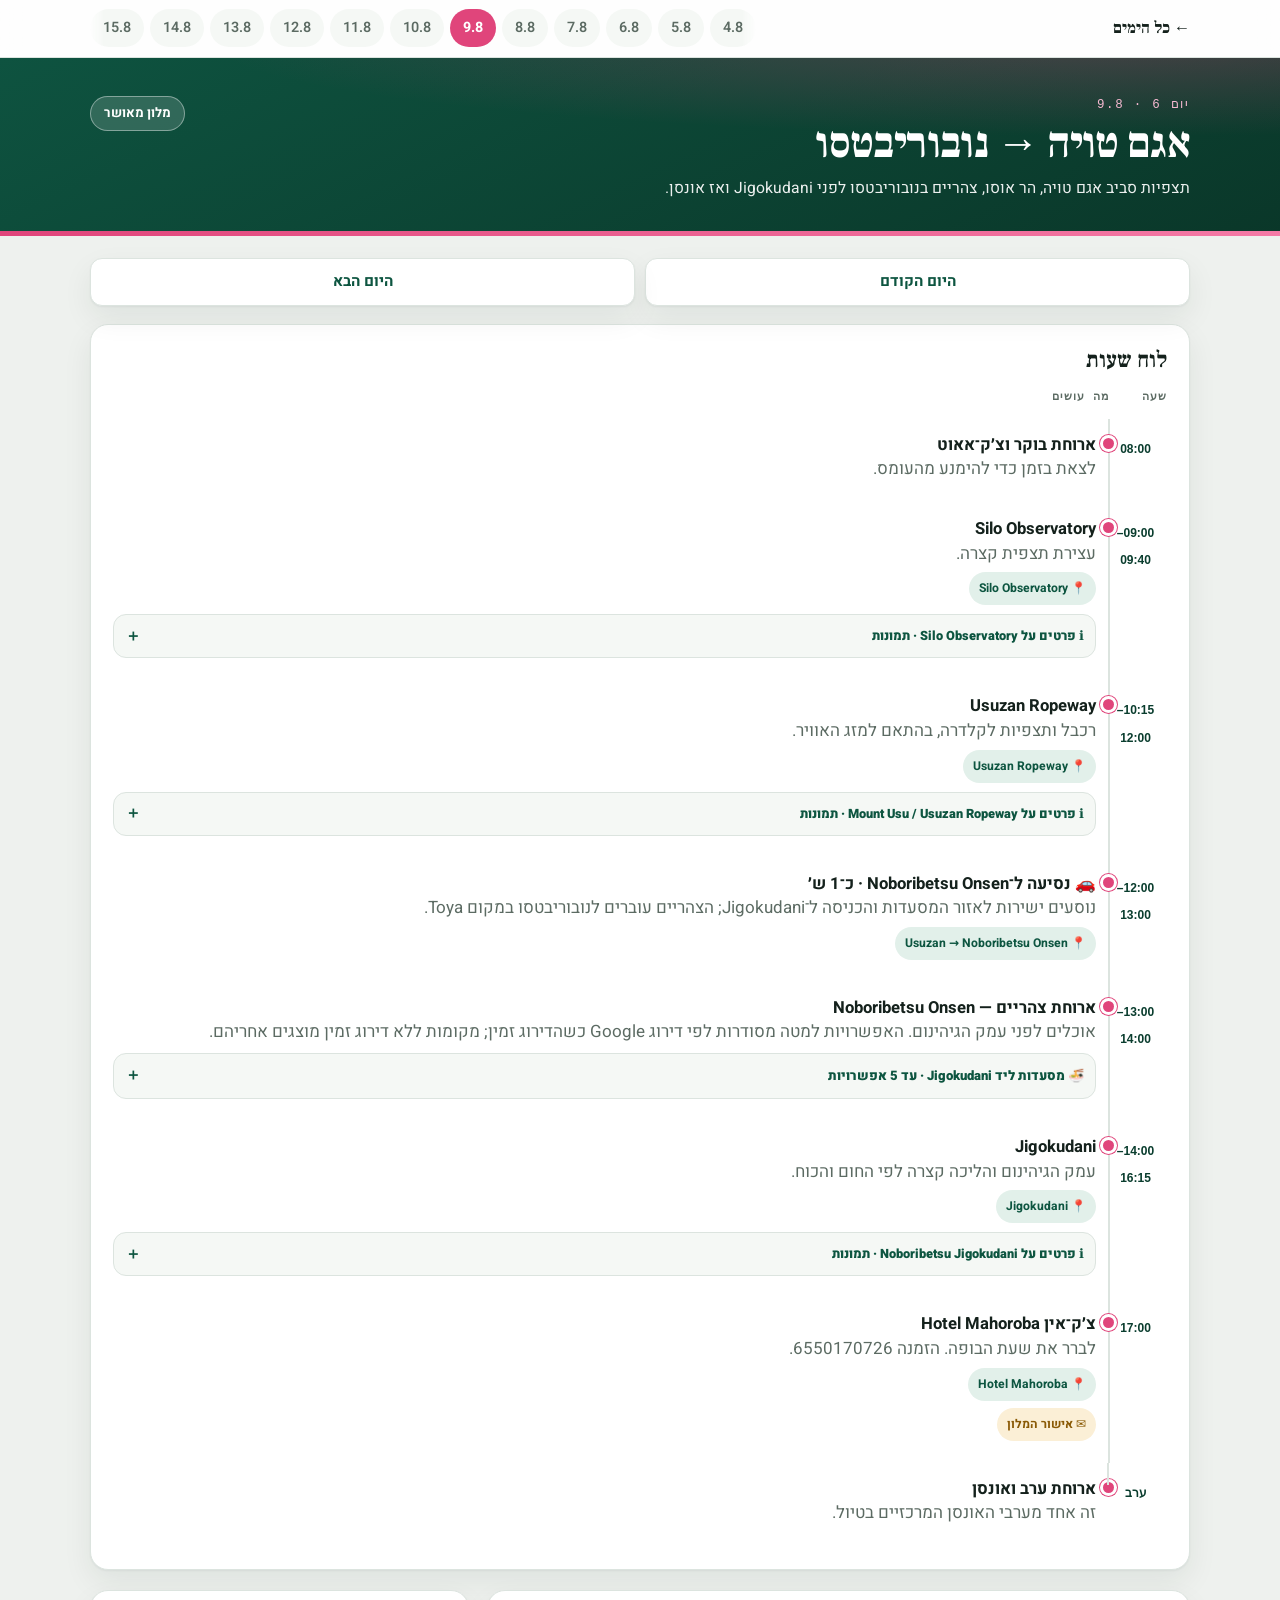
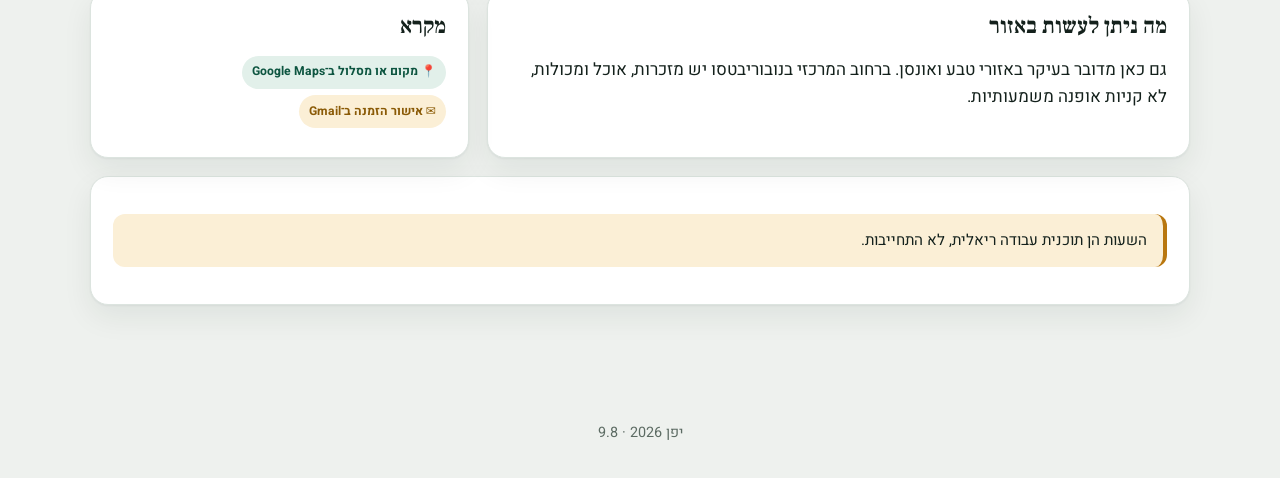
<file: day-09.html>
<!doctype html><html lang="he" dir="rtl"><head><meta charset="utf-8"><meta name="viewport" content="width=device-width,initial-scale=1"><title>9.8 — אגם טויה → נובוריבטסו</title><link rel="stylesheet" href="styles.css?v=ui27"><script src="behavior.js?v=ui27" defer></script></head><body><nav class="topbar"><div class="wrap"><a class="brand" href="index.html">← כל הימים</a><div class="navlinks"><a href="day-04.html">4.8</a><a href="day-05.html">5.8</a><a href="day-06.html">6.8</a><a href="day-07.html">7.8</a><a href="day-08.html">8.8</a><a href="day-09.html" aria-current="page">9.8</a><a href="day-10.html">10.8</a><a href="day-11.html">11.8</a><a href="day-12.html">12.8</a><a href="day-13.html">13.8</a><a href="day-14.html">14.8</a><a href="day-15.html">15.8</a></div></div></nav><header class="hero"><div class="wrap day-title"><div><p>יום 6 · 9.8</p><h1>אגם טויה → נובוריבטסו</h1><p>תצפיות סביב אגם טויה, הר אוסו, צהריים בנובוריבטסו לפני Jigokudani ואז אונסן.</p></div><span class="badge">מלון מאושר</span></div></header><main class="wrap"><div class="day-nav"><a class="back" href="day-08.html">היום הקודם</a><a class="back" href="day-10.html">היום הבא</a></div><section class="panel"><h2>לוח שעות</h2><div class="table-scroll"><table class="schedule"><thead><tr><th>שעה</th><th>מה עושים</th></tr></thead><tbody><tr><td><strong>08:00</strong></td><td><strong>ארוחת בוקר וצ׳ק־אאוט</strong><br><span>לצאת בזמן כדי להימנע מהעומס.</span></td></tr><tr><td><strong>09:00–09:40</strong></td><td><strong>Silo Observatory</strong><br><span>עצירת תצפית קצרה.</span><div class="inline-maps"><a class="inline-map" target="_blank" rel="noopener" href="https://www.google.com/maps/search/?api=1&query=Silo%20Observatory%20Lake%20Toya">Silo Observatory</a></div><details class="site-info"><summary>ℹ️ פרטים על Silo Observatory · תמונות</summary><div class="site-info-body"><div class="site-gallery" data-commons-query="Silo Observatory Lake Toya"><div class="site-gallery-loading">התמונות ייטענו בפתיחה</div></div><p>Silo Observatory היא אחת התצפיות הקלות והיעילות ביותר על Lake Toya. מגיעים ברכב, חונים, ותוך דקות מקבלים זווית גבוהה ורחבה על הקלדרה, Nakajima וההרים שמסביב. זו נקודה טובה במיוחד אחרי שכבר ראינו את האגם מגובה המים בערב הקודם, כי היא מסדרת בראש את הגיאוגרפיה של כל האזור.</p><p>אין צורך להקדיש כאן זמן רב. עשרים עד ארבעים דקות בדרך כלל מספיקות לצילום, להבנת הנוף, לשירותים או קפה ולחזרה לרכב. ביום צלול אפשר לראות רחוק מאוד; בעננות נמוכה עדיין רואים את האגם אבל האפקט פחות דרמטי.</p><p>לצילום כדאי לנסות גם פריים רחב שמראה את צורת האגם וגם זום לכיוון האיים או Mount Usu. זו תחנה עם יחס מצוין בין זמן לתמורה, ולכן כדאי לשמור אותה קצרה.</p><div class="site-info-actions"><a class="site-map" target="_blank" rel="noopener" href="https://www.google.com/maps/search/?api=1&query=Silo%20Observatory%20Lake%20Toya">📍 Google Maps</a><a target="_blank" rel="noopener" href="https://toyako.biz/">האתר הרשמי ↗</a><a target="_blank" rel="noopener" href="https://www.laketoya.com/">Lake Toya Tourism ↗</a></div></div></details></td></tr><tr><td><strong>10:15–12:00</strong></td><td><strong>Usuzan Ropeway</strong><br><span>רכבל ותצפיות לקלדרה, בהתאם למזג האוויר.</span><div class="inline-maps"><a class="inline-map" target="_blank" rel="noopener" href="https://www.google.com/maps/search/?api=1&query=Usuzan%20Ropeway">Usuzan Ropeway</a></div><details class="site-info"><summary>ℹ️ פרטים על Mount Usu / Usuzan Ropeway · תמונות</summary><div class="site-info-body"><div class="site-gallery" data-commons-query="Usuzan Ropeway Mount Usu Hokkaido"><div class="site-gallery-loading">התמונות ייטענו בפתיחה</div></div><p>Mount Usu הוא הר געש פעיל שממחיש עד כמה הנוף של אזור Toya עדיין חי ומשתנה. ההתפרצויות שלו שינו את האזור כמה פעמים במאות האחרונות, ובסמוך נמצא Showa-Shinzan, הר צעיר שנוצר רק בשנות ה־40. הרכבל מאפשר להגיע במהירות לנקודות תצפית גבוהות בלי טרק ארוך.</p><p>אם הראות טובה והרכבל פועל, זו אחת התחנות ששווה להשקיע בהן. למעלה מקבלים תצפיות על Lake Toya, Showa-Shinzan והנוף הוולקני. יש מרפסות ושבילים, וחלקם דורשים יותר מדרגות והליכה. אין חובה לעשות את כולם.</p><p>כדאי לבדוק שעות פעילות, רוח וראות באותו בוקר. בגובה יכול להיות קריר ורוחני גם באוגוסט. אם העננים יושבים על הפסגה, הערך של העלייה יורד מאוד ואז עדיף לקצר.</p><div class="site-info-actions"><a class="site-map" target="_blank" rel="noopener" href="https://www.google.com/maps/search/?api=1&query=Usuzan%20Ropeway">📍 Google Maps</a><a target="_blank" rel="noopener" href="https://usuzan.hokkaido.jp/en/">האתר הרשמי ↗</a><a target="_blank" rel="noopener" href="https://www.visit-hokkaido.jp/en/spot/detail_10064.html">Visit Hokkaido ↗</a></div></div></details></td></tr><tr><td><strong>12:00–13:00</strong></td><td><strong>🚗 נסיעה ל־Noboribetsu Onsen · כ־1 ש׳</strong><br><span>נוסעים ישירות לאזור המסעדות והכניסה ל־Jigokudani; הצהריים עוברים לנובוריבטסו במקום Toya.</span><div class="inline-maps"><a class="inline-map" target="_blank" rel="noopener" href="https://www.google.com/maps/dir/?api=1&origin=Usuzan%20Ropeway&destination=Noboribetsu%20Onsen&travelmode=driving">Usuzan → Noboribetsu Onsen</a></div></td></tr><tr><td><strong>13:00–14:00</strong></td><td><strong>ארוחת צהריים — Noboribetsu Onsen</strong><br><span>אוכלים לפני עמק הגיהינום. האפשרויות למטה מסודרות לפי דירוג Google כשהדירוג זמין; מקומות ללא דירוג זמין מוצגים אחריהם.</span><details class="restaurant-options"><summary>🍜 מסעדות ליד Jigokudani · עד 5 אפשרויות</summary><div class="restaurant-options-body"><p class="restaurant-note">שעות ודירוגים נבדקו ליום א׳ 9.8.2026. שעות פעילות ביפן עשויות להשתנות ללא התראה, במיוחד בחגים ובעומסים.</p><div class="restaurant-list"><article class="restaurant-card"><div class="restaurant-head"><div class="restaurant-name">1. Onsen Gyoza Enmazaka</div><div class="restaurant-rating">★ 4.3 Google</div></div><div class="restaurant-meta"><span class="restaurant-status">פתוח היום</span><span>12:00–15:00</span><span>¥1,000–2,000</span></div><p class="restaurant-desc">גיוזה ומנות יפניות פשוטות. אופציה טובה לצהריים מקומיים וקלים לפני ההליכה.</p><div class="restaurant-actions"><a target="_blank" rel="noopener" href="https://www.google.com/maps/search/?api=1&query=Onsen%20Gyoza%20Enmazaka%20Noboribetsu">📍 Google Maps</a></div></article><article class="restaurant-card"><div class="restaurant-head"><div class="restaurant-name">2. DAIOU Curry Ramen Noboribetsu Onsen</div><div class="restaurant-rating">★ 3.9 Google</div></div><div class="restaurant-meta"><span class="restaurant-status">פתוח היום</span><span>11:30–15:00</span><span>¥1,000–2,000</span></div><p class="restaurant-desc">Curry ramen — מנה מזוהה עם האזור, מהירה ומשביעה. לא מקבלים הזמנות; המקום קטן וייתכן תור.</p><div class="restaurant-actions"><a target="_blank" rel="noopener" href="https://www.google.com/maps/search/?api=1&query=DAIOU%20Curry%20Ramen%20Noboribetsu%20Onsen">📍 Google Maps</a></div></article><article class="restaurant-card"><div class="restaurant-head"><div class="restaurant-name">3. Ideyu — Dai-ichi Takimotokan</div><div class="restaurant-rating">★ 2.9 Google</div></div><div class="restaurant-meta"><span class="restaurant-status">פתוח היום</span><span>11:30–14:00</span><span>¥1,000–2,000</span></div><p class="restaurant-desc">סובה בתוך Dai-ichi Takimotokan. שימושי במיוחד אם רוצים משהו יפני מסורתי ומהיר ממש לפני Jigokudani.</p><div class="restaurant-actions"><a target="_blank" rel="noopener" href="https://www.google.com/maps/search/?api=1&query=Ideyu%20Dai-ichi%20Takimotokan%20Noboribetsu">📍 Google Maps</a></div></article><article class="restaurant-card is-closed"><div class="restaurant-head"><div class="restaurant-name">4. Onsen Ichiba</div><div class="restaurant-rating">ללא דירוג זמין</div></div><div class="restaurant-meta"><span class="restaurant-status closed">⛔ סגור היום</span><span>הפתיחה הבאה שמופיעה: שני 11:30–20:00</span></div><p class="restaurant-desc">Seafood עונתי — סרטן, קיפוד ים ודגים. זו הייתה הבחירה המועדפת מבחינת סוג האוכל, אבל לפי נתוני הפעילות הנוכחיים היא אינה פתוחה היום.</p><div class="restaurant-actions"><a target="_blank" rel="noopener" href="https://www.google.com/maps/search/?api=1&query=Onsen%20Ichiba%20Noboribetsu">📍 Google Maps</a></div></article><article class="restaurant-card is-closed"><div class="restaurant-head"><div class="restaurant-name">5. Nobojin</div><div class="restaurant-rating">ללא דירוג זמין</div></div><div class="restaurant-meta"><span class="restaurant-status closed">⛔ סגור היום</span><span>הפתיחה הבאה שמופיעה: שני 11:30–21:00</span></div><p class="restaurant-desc">Yakiniku, בשר, ג׳ינגיס קאן, סוקיאקי ושאבו־שאבו. מעניין, אבל לא אופציה לצהריים של היום לפי שעות הפעילות שמופיעות כרגע.</p><div class="restaurant-actions"><a target="_blank" rel="noopener" href="https://www.google.com/maps/search/?api=1&query=Nobojin%20Noboribetsu%20Onsen">📍 Google Maps</a></div></article></div></div></details></td></tr><tr><td><strong>14:00–16:15</strong></td><td><strong>Jigokudani</strong><br><span>עמק הגיהינום והליכה קצרה לפי החום והכוח.</span><div class="inline-maps"><a class="inline-map" target="_blank" rel="noopener" href="https://www.google.com/maps/search/?api=1&query=Noboribetsu%20Jigokudani">Jigokudani</a></div><details class="site-info"><summary>ℹ️ פרטים על Noboribetsu Jigokudani · תמונות</summary><div class="site-info-body"><div class="site-gallery" data-commons-query="Noboribetsu Jigokudani Hokkaido"><div class="site-gallery-loading">התמונות ייטענו בפתיחה</div></div><p>Jigokudani, “עמק הגיהינום”, הוא הלב הגאותרמי של Noboribetsu. זהו אזור פתוח של קרקע געשית, אדים, מים חמים, מינרלים וריח גופרית, והוא מרגיש שונה מאוד מהאגמים הירוקים והרגועים של הימים הקודמים.</p><p>הביקור העיקרי נוח יחסית: יוצאים מאזור החניה או העיירה לשבילים מסודרים ונקודות תצפית. אפשר לקבל חוויה טובה גם בפחות משעה, אבל אם מזג האוויר נעים ויש כוח אפשר להוסיף הליכה לכיוון Oyunuma.</p><p>לא יורדים מהשבילים המסומנים — קרקע גאותרמית יכולה להיות דקה וחמה גם כשהיא נראית יציבה. גשם קל לא בהכרח הורס את המקום; ערפל ואדים אפילו יכולים להוסיף לאווירה.</p><div class="site-info-actions"><a class="site-map" target="_blank" rel="noopener" href="https://www.google.com/maps/search/?api=1&query=Noboribetsu%20Jigokudani">📍 Google Maps</a><a target="_blank" rel="noopener" href="https://noboribetsu-spa.jp/en/">Noboribetsu Tourism ↗</a><a target="_blank" rel="noopener" href="https://www.visit-hokkaido.jp/en/spot/detail_10025.html">Visit Hokkaido ↗</a></div></div></details></td></tr><tr><td><strong>17:00</strong></td><td><strong>צ׳ק־אין Hotel Mahoroba</strong><br><span>לברר את שעת הבופה. הזמנה 6550170726.</span><div class="inline-maps"><a class="inline-map" target="_blank" rel="noopener" href="https://www.google.com/maps/search/?api=1&query=Hotel%20Mahoroba%20Noboribetsu">Hotel Mahoroba</a></div><div class="inline-mails"><a class="inline-mail" target="_blank" rel="noopener" href="https://mail.google.com/mail/?authuser=odedn72@gmail.com#search/%226550170726%22">אישור המלון</a></div></td></tr><tr><td><strong>ערב</strong></td><td><strong>ארוחת ערב ואונסן</strong><br><span>זה אחד מערבי האונסן המרכזיים בטיול.</span></td></tr></tbody></table></div></section><section class="grid"><div class="panel info"><h2>מה ניתן לעשות באזור</h2><p>גם כאן מדובר בעיקר באזורי טבע ואונסן. ברחוב המרכזי בנובוריבטסו יש מזכרות, אוכל ומכולות, לא קניות אופנה משמעותיות.</p></div><div class="panel info"><h2>מקרא</h2><p><span class="inline-map">מקום או מסלול ב־Google Maps</span></p><p><span class="inline-mail">אישור הזמנה ב־Gmail</span></p></div></section><section class="panel"><p class="notice">השעות הן תוכנית עבודה ריאלית, לא התחייבות.</p></section></main><footer><div class="wrap">יפן 2026 · 9.8</div></footer></body></html>
</file>
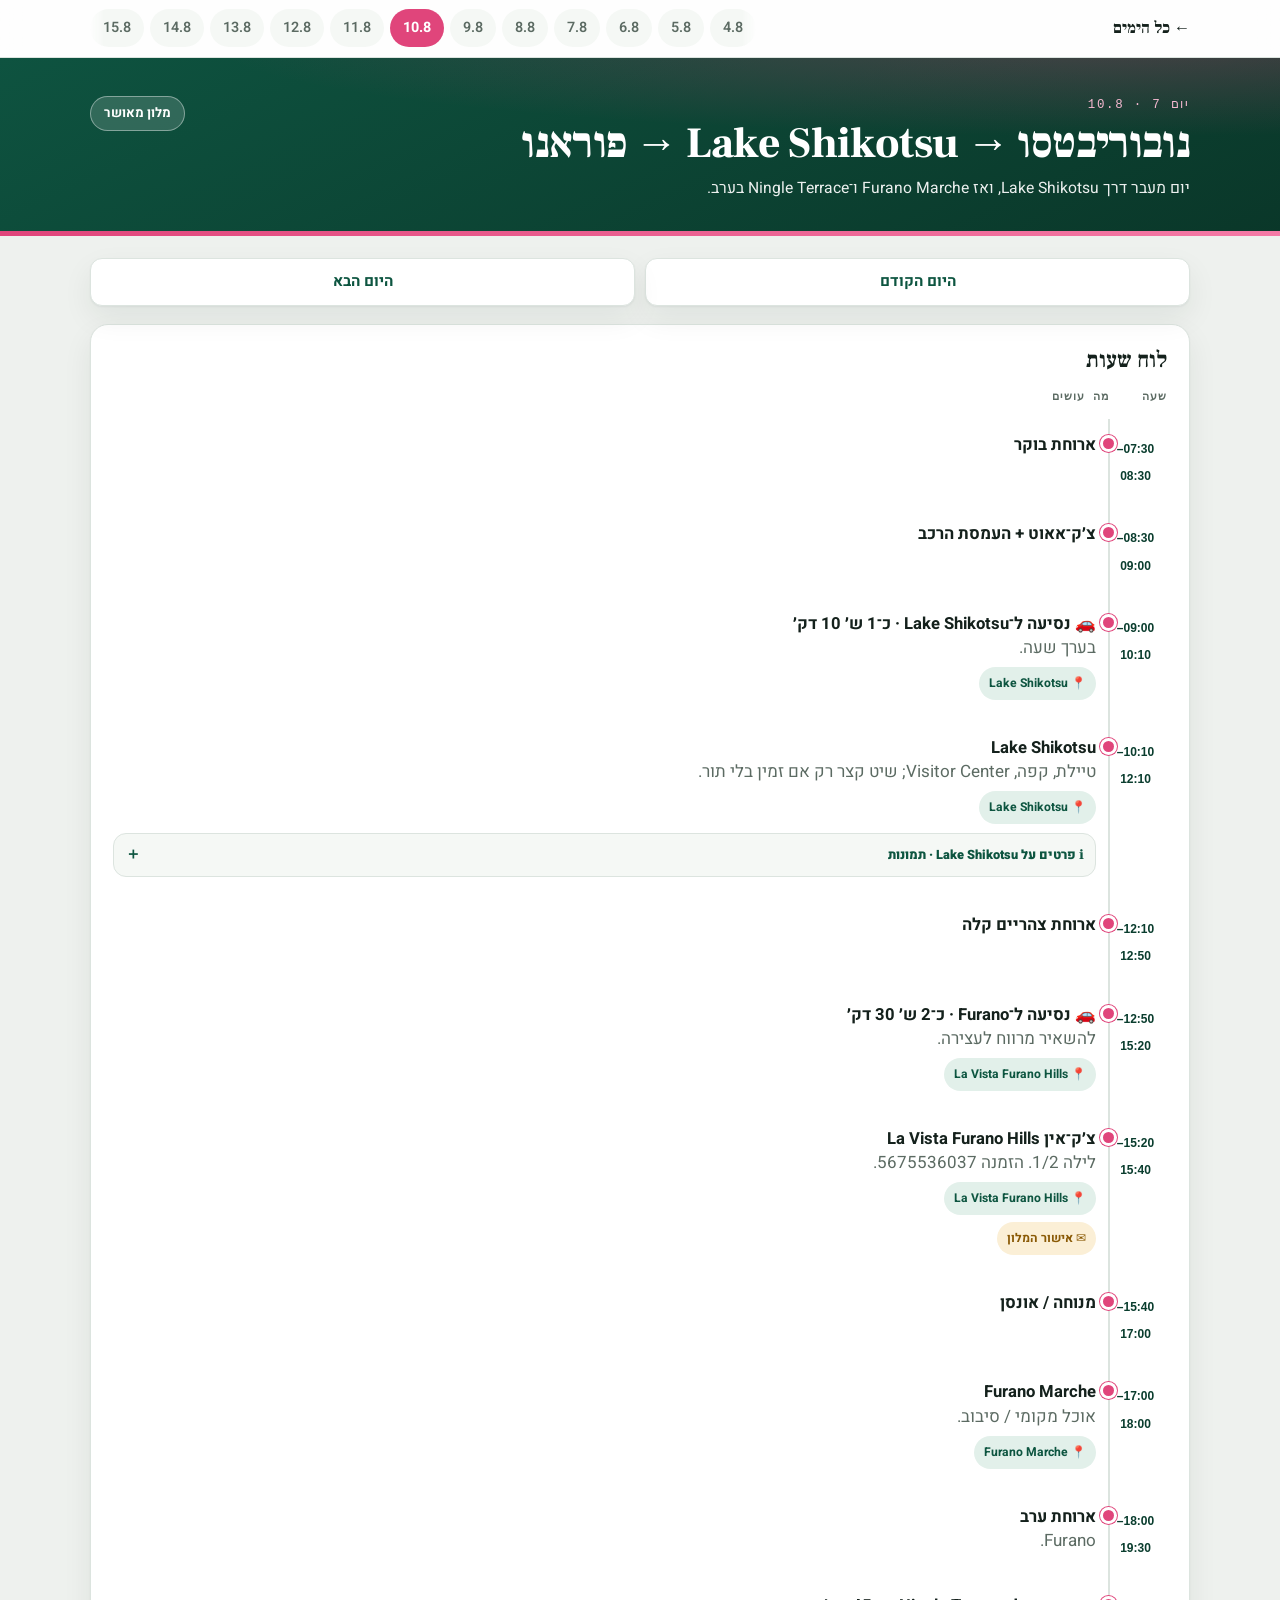
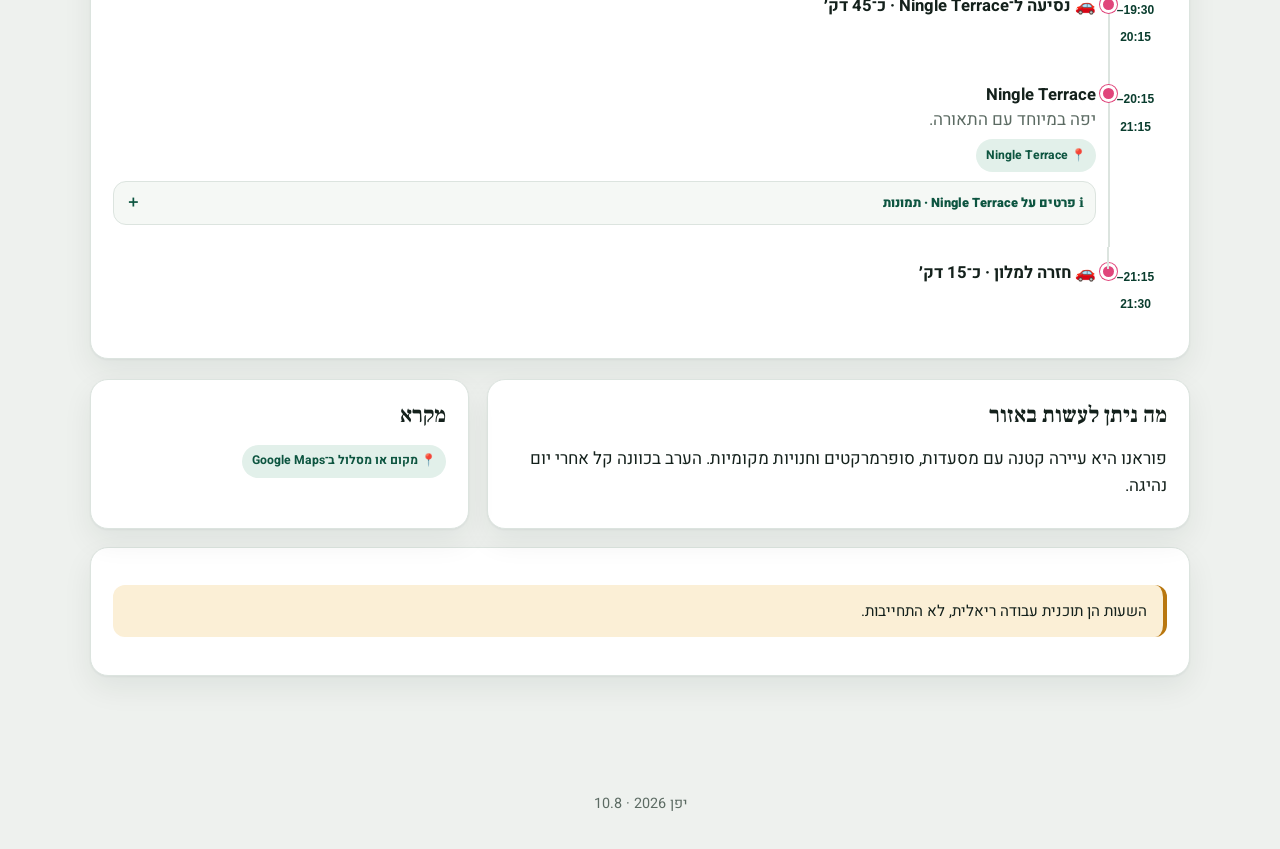
<file: day-10.html>
<!doctype html><html lang="he" dir="rtl"><head><meta charset="utf-8"><meta name="viewport" content="width=device-width,initial-scale=1"><title>10.8 — נובוריבטסו → Lake Shikotsu → פוראנו</title><link rel="stylesheet" href="styles.css?v=ui26"><script src="behavior.js?v=ui26" defer></script></head><body><nav class="topbar"><div class="wrap"><a class="brand" href="index.html">← כל הימים</a><div class="navlinks"><a href="day-04.html">4.8</a><a href="day-05.html">5.8</a><a href="day-06.html">6.8</a><a href="day-07.html">7.8</a><a href="day-08.html">8.8</a><a href="day-09.html">9.8</a><a href="day-10.html" aria-current="page">10.8</a><a href="day-11.html">11.8</a><a href="day-12.html">12.8</a><a href="day-13.html">13.8</a><a href="day-14.html">14.8</a><a href="day-15.html">15.8</a></div></div></nav><header class="hero"><div class="wrap day-title"><div><p>יום 7 · 10.8</p><h1>נובוריבטסו → Lake Shikotsu → פוראנו</h1><p>יום מעבר דרך Lake Shikotsu, ואז Furano Marche ו־Ningle Terrace בערב.</p></div><span class="badge">מלון מאושר</span></div></header><main class="wrap"><div class="day-nav"><a class="back" href="day-09.html">היום הקודם</a><a class="back" href="day-11.html">היום הבא</a></div><section class="panel"><h2>לוח שעות</h2><div class="table-scroll"><table class="schedule"><thead><tr><th>שעה</th><th>מה עושים</th></tr></thead><tbody><tr><td><strong>07:30–08:30</strong></td><td><strong>ארוחת בוקר</strong></td></tr><tr><td><strong>08:30–09:00</strong></td><td><strong>צ׳ק־אאוט + העמסת הרכב</strong></td></tr><tr><td><strong>09:00–10:10</strong></td><td><strong>🚗 נסיעה ל־Lake Shikotsu · כ־1 ש׳ 10 דק׳</strong><br><span>בערך שעה.</span><div class="inline-maps"><a class="inline-map" target="_blank" rel="noopener" href="https://www.google.com/maps/search/?api=1&query=Lake%20Shikotsu">Lake Shikotsu</a></div></td></tr><tr><td><strong>10:10–12:10</strong></td><td><strong>Lake Shikotsu</strong><br><span>טיילת, קפה, Visitor Center; שיט קצר רק אם זמין בלי תור.</span><div class="inline-maps"><a class="inline-map" target="_blank" rel="noopener" href="https://www.google.com/maps/search/?api=1&query=Lake%20Shikotsu">Lake Shikotsu</a></div><details class="site-info"><summary>ℹ️ פרטים על Lake Shikotsu · תמונות</summary><div class="site-info-body"><div class="site-gallery" data-commons-query="Lake Shikotsu Hokkaido"><div class="site-gallery-loading">התמונות ייטענו בפתיחה</div></div><p>Lake Shikotsu הוא אגם קלדרה עמוק מאוד בתוך Shikotsu-Toya National Park, מפורסם במים הצלולים שלו ובהרים שמקיפים אותו. לעומת Lake Toya הפתוח והרחב, Shikotsu מרגיש ירוק, סגור ופראי יותר. מרכז הביקור הנוח נמצא סביב Shikotsu Kohan, עם טיילת, גשרים, מרכז מבקרים, בתי קפה ומסעדות.</p><p>בשבילנו זו תחנת דרך ולא יום שלם. שעה עד שעה וחצי מספיקה להליכה לאורך החוף, מעבר על הגשר האדום, עצירה במרכז המבקרים אם פתוח וקפה או אוכל קל. במזג אוויר טוב צבע המים וההשתקפויות יפים במיוחד. אין צורך להקיף את האגם או להיכנס לפעילות ארוכה אלא אם כל היום משתנה.</p><p>המטרה היא לשבור את הנהיגה ל־Furano וליהנות מהנוף בלי לשרוף חצי יום. אם יש גשם חזק או ראות גרועה, אפשר לקצר למרכז המבקרים ותצפית קצרה מהחוף.</p><div class="site-info-actions"><a class="site-map" target="_blank" rel="noopener" href="https://www.google.com/maps/search/?api=1&query=Lake%20Shikotsu">📍 Google Maps</a><a target="_blank" rel="noopener" href="https://lake-shikotsu.jp/en/">האתר הרשמי ↗</a><a target="_blank" rel="noopener" href="https://www.visit-hokkaido.jp/en/spot/detail_10049.html">Visit Hokkaido ↗</a></div></div></details></td></tr><tr><td><strong>12:10–12:50</strong></td><td><strong>ארוחת צהריים קלה</strong></td></tr><tr><td><strong>12:50–15:20</strong></td><td><strong>🚗 נסיעה ל־Furano · כ־2 ש׳ 30 דק׳</strong><br><span>להשאיר מרווח לעצירה.</span><div class="inline-maps"><a class="inline-map" target="_blank" rel="noopener" href="https://www.google.com/maps/search/?api=1&query=La%20Vista%20Furano%20Hills">La Vista Furano Hills</a></div></td></tr><tr><td><strong>15:20–15:40</strong></td><td><strong>צ׳ק־אין La Vista Furano Hills</strong><br><span>לילה 1/2. הזמנה 5675536037.</span><div class="inline-maps"><a class="inline-map" target="_blank" rel="noopener" href="https://www.google.com/maps/search/?api=1&query=La%20Vista%20Furano%20Hills">La Vista Furano Hills</a></div><div class="inline-mails"><a class="inline-mail" target="_blank" rel="noopener" href="https://mail.google.com/mail/?authuser=odedn72@gmail.com#search/%225675536037%22">אישור המלון</a></div></td></tr><tr><td><strong>15:40–17:00</strong></td><td><strong>מנוחה / אונסן</strong></td></tr><tr><td><strong>17:00–18:00</strong></td><td><strong>Furano Marche</strong><br><span>אוכל מקומי / סיבוב.</span><div class="inline-maps"><a class="inline-map" target="_blank" rel="noopener" href="https://www.google.com/maps/search/?api=1&query=Furano%20Marche">Furano Marche</a></div></td></tr><tr><td><strong>18:00–19:30</strong></td><td><strong>ארוחת ערב</strong><br><span>Furano.</span></td></tr><tr><td><strong>19:30–20:15</strong></td><td><strong>🚗 נסיעה ל־Ningle Terrace · כ־45 דק׳</strong></td></tr><tr><td><strong>20:15–21:15</strong></td><td><strong>Ningle Terrace</strong><br><span>יפה במיוחד עם התאורה.</span><div class="inline-maps"><a class="inline-map" target="_blank" rel="noopener" href="https://www.google.com/maps/search/?api=1&query=Ningle%20Terrace">Ningle Terrace</a></div><details class="site-info"><summary>ℹ️ פרטים על Ningle Terrace · תמונות</summary><div class="site-info-body"><div class="site-gallery" data-commons-query="Ningle Terrace Furano Hokkaido"><div class="site-gallery-loading">התמונות ייטענו בפתיחה</div></div><p>Ningle Terrace הוא מתחם קטן של בקתות עץ בתוך יער ליד New Furano Prince Hotel. הוא בנוי ככפר מלאכות יד עם שבילי עץ, תאורה חמה וחנויות קטנות של אמנים מקומיים. הקסם של המקום הוא האווירה, במיוחד אחרי שהחשיכה מתחילה והתאורה הופכת לחלק מהנוף.</p><p>המקום קומפקטי ולכן 30–60 דקות בדרך כלל מספיקות. אפשר לעבור בין הבקתות, להציץ בחנויות, לשתות משהו ולצלם את האורות בין העצים. דווקא אין צורך להגיע מוקדם; הערב עובד לטובתו.</p><p>שבילי העץ יכולים להיות חלקים בגשם, ולחלק מהחנויות יש מגבלות צילום בפנים. זו עצירת ערב נעימה ולא יעד שצריך להקריב עבורו אתר טבע משמעותי במהלך היום.</p><div class="site-info-actions"><a class="site-map" target="_blank" rel="noopener" href="https://www.google.com/maps/search/?api=1&query=Ningle%20Terrace">📍 Google Maps</a><a target="_blank" rel="noopener" href="https://www.princehotels.com/shinfurano/experience/ningle-terrace/">האתר הרשמי ↗</a><a target="_blank" rel="noopener" href="https://www.furanotourism.com/en/">Furano Tourism ↗</a></div></div></details></td></tr><tr><td><strong>21:15–21:30</strong></td><td><strong>🚗 חזרה למלון · כ־15 דק׳</strong></td></tr></tbody></table></div></section><section class="grid"><div class="panel info"><h2>מה ניתן לעשות באזור</h2><p>פוראנו היא עיירה קטנה עם מסעדות, סופרמרקטים וחנויות מקומיות. הערב בכוונה קל אחרי יום נהיגה.</p></div><div class="panel info"><h2>מקרא</h2><p><span class="inline-map">מקום או מסלול ב־Google Maps</span></p></div></section><section class="panel"><p class="notice">השעות הן תוכנית עבודה ריאלית, לא התחייבות.</p></section></main><footer><div class="wrap">יפן 2026 · 10.8</div></footer></body></html>
</file>
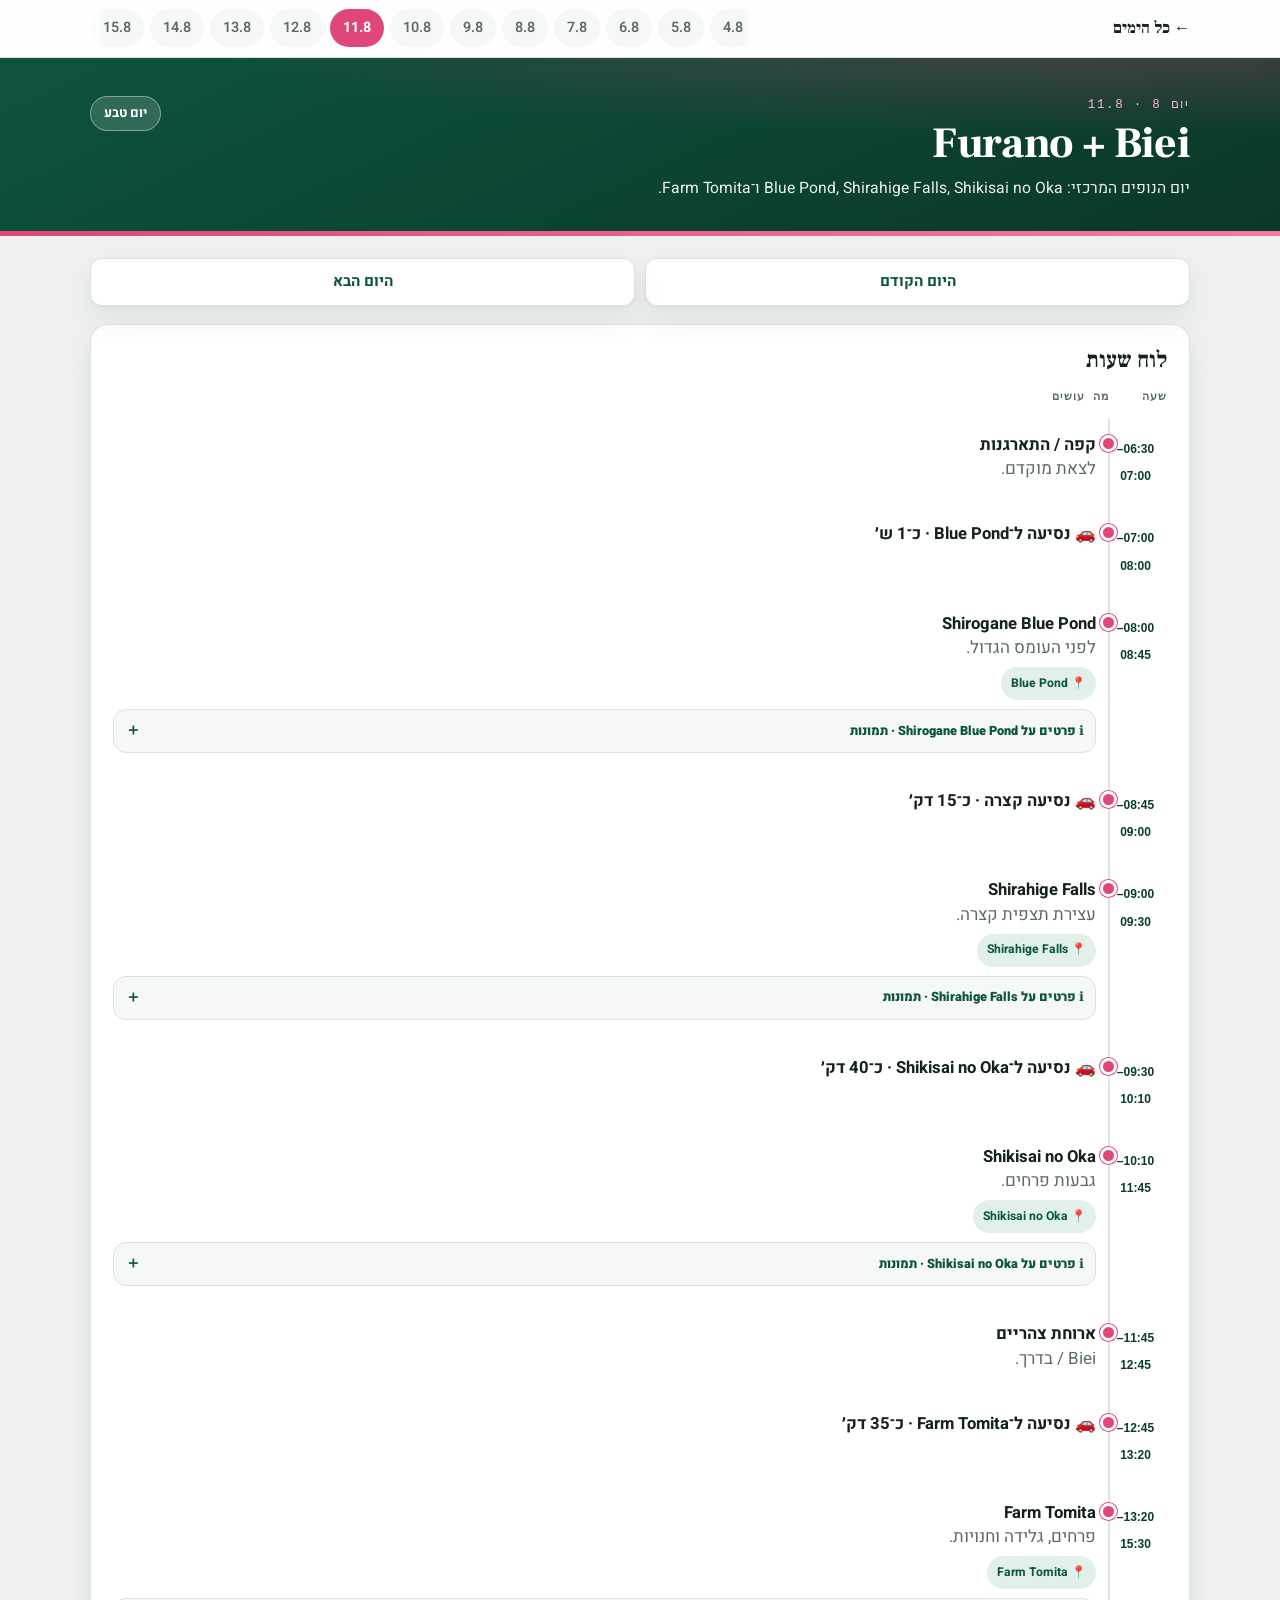
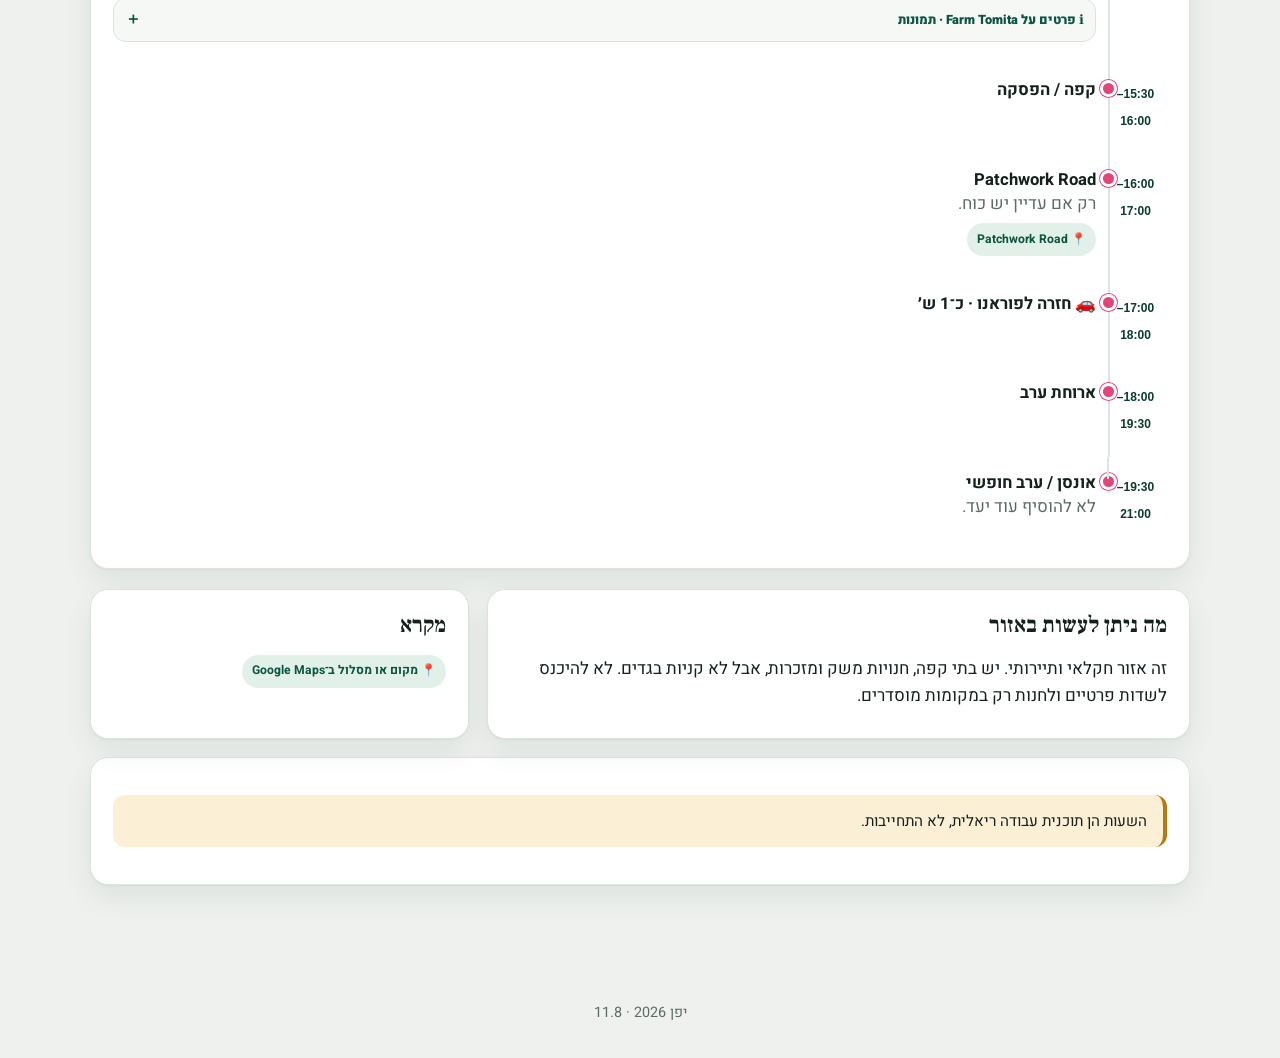
<file: day-11.html>
<!doctype html><html lang="he" dir="rtl"><head><meta charset="utf-8"><meta name="viewport" content="width=device-width,initial-scale=1"><title>11.8 — Furano + Biei</title><link rel="stylesheet" href="styles.css?v=ui26"><script src="behavior.js?v=ui26" defer></script></head><body><nav class="topbar"><div class="wrap"><a class="brand" href="index.html">← כל הימים</a><div class="navlinks"><a href="day-04.html">4.8</a><a href="day-05.html">5.8</a><a href="day-06.html">6.8</a><a href="day-07.html">7.8</a><a href="day-08.html">8.8</a><a href="day-09.html">9.8</a><a href="day-10.html">10.8</a><a href="day-11.html" aria-current="page">11.8</a><a href="day-12.html">12.8</a><a href="day-13.html">13.8</a><a href="day-14.html">14.8</a><a href="day-15.html">15.8</a></div></div></nav><header class="hero"><div class="wrap day-title"><div><p>יום 8 · 11.8</p><h1>Furano + Biei</h1><p>יום הנופים המרכזי: Blue Pond, Shirahige Falls, Shikisai no Oka ו־Farm Tomita.</p></div><span class="badge">יום טבע</span></div></header><main class="wrap"><div class="day-nav"><a class="back" href="day-10.html">היום הקודם</a><a class="back" href="day-12.html">היום הבא</a></div><section class="panel"><h2>לוח שעות</h2><div class="table-scroll"><table class="schedule"><thead><tr><th>שעה</th><th>מה עושים</th></tr></thead><tbody><tr><td><strong>06:30–07:00</strong></td><td><strong>קפה / התארגנות</strong><br><span>לצאת מוקדם.</span></td></tr><tr><td><strong>07:00–08:00</strong></td><td><strong>🚗 נסיעה ל־Blue Pond · כ־1 ש׳</strong></td></tr><tr><td><strong>08:00–08:45</strong></td><td><strong>Shirogane Blue Pond</strong><br><span>לפני העומס הגדול.</span><div class="inline-maps"><a class="inline-map" target="_blank" rel="noopener" href="https://www.google.com/maps/search/?api=1&query=Shirogane%20Blue%20Pond">Blue Pond</a></div><details class="site-info"><summary>ℹ️ פרטים על Shirogane Blue Pond · תמונות</summary><div class="site-info-body"><div class="site-gallery" data-commons-query="Shirogane Blue Pond Biei Hokkaido"><div class="site-gallery-loading">התמונות ייטענו בפתיחה</div></div><p>Shirogane Blue Pond, או Aoiike, הוא אחד האתרים המצולמים ביותר באזור Biei. גוון המים הכחול-טורקיז נוצר מהאופן שבו חלקיקים ומינרלים במים מפזרים אור, והוא משתנה לפי שמש, עננות, גשם ועונה. גזעי העצים המתים שעולים מתוך המים נותנים למקום את המראה הסוריאליסטי שלו.</p><p>מהחניה ההליכה קצרה ועל שביל מסודר, ולכן הביקור עצמו אינו מאמץ. כדאי להתקדם לאורך השביל ולא להיתקע בנקודת הצילום הראשונה, שם הקבוצות מצטופפות. 30–45 דקות הן בדרך כלל מספיקות. חשוב להגיע בלי ציפייה לגוון אינסטגרם קבוע — הצבע משתנה וזה חלק מהעניין.</p><p>החיבור הטבעי הוא ל־Shirahige Falls הקרוב. עדיף לראות את שני המקומות ברצף, מוקדם יחסית ביום, ולשמור את הזמן הארוך יותר לשדות הפרחים.</p><div class="site-info-actions"><a class="site-map" target="_blank" rel="noopener" href="https://www.google.com/maps/search/?api=1&query=Shirogane%20Blue%20Pond">📍 Google Maps</a><a target="_blank" rel="noopener" href="https://www.biei-hokkaido.jp/en/facility/shirogane-blue-pond/">Biei Tourism ↗</a><a target="_blank" rel="noopener" href="https://www.visit-hokkaido.jp/en/spot/detail_10527.html">Visit Hokkaido ↗</a></div></div></details></td></tr><tr><td><strong>08:45–09:00</strong></td><td><strong>🚗 נסיעה קצרה · כ־15 דק׳</strong></td></tr><tr><td><strong>09:00–09:30</strong></td><td><strong>Shirahige Falls</strong><br><span>עצירת תצפית קצרה.</span><div class="inline-maps"><a class="inline-map" target="_blank" rel="noopener" href="https://www.google.com/maps/search/?api=1&query=Shirahige%20Falls%20Biei">Shirahige Falls</a></div><details class="site-info"><summary>ℹ️ פרטים על Shirahige Falls · תמונות</summary><div class="site-info-body"><div class="site-gallery" data-commons-query="Shirahige Falls Biei Hokkaido"><div class="site-gallery-loading">התמונות ייטענו בפתיחה</div></div><p>Shirahige Falls הוא מפל ייחודי באזור Shirogane Onsen. במקום נהר אחד שנופל מנקודה ברורה, מים תת-קרקעיים יוצאים דרך שכבות הסלע במספר זרמים דקים ונשפכים לנהר Biei. המראה הזכיר למקומיים זקן לבן, ומכאן השם. מתחת למפל הנהר מקבל לעיתים גוון כחול עמוק.</p><p>נקודת התצפית המרכזית נמצאת מגשר, ולכן זה אתר חזק אבל קצר. אין צורך ביותר מ־20–30 דקות: להגיע, לצלם כמה זוויות, להקשיב למים ולהמשיך. הוא משלים יפה את Blue Pond כי שם הכול שקט וסטטי וכאן יש תנועה וקול.</p><p>אפשר לצלם גם רחב וגם בזום על הזרמים הדקים. יום מעונן עובד כאן מצוין כי אין קונטרסט קיצוני. זו עצירה טובה לשמור קצרה כדי לא לפגוע בזמן של Shikisai no Oka.</p><div class="site-info-actions"><a class="site-map" target="_blank" rel="noopener" href="https://www.google.com/maps/search/?api=1&query=Shirahige%20Falls%20Biei">📍 Google Maps</a><a target="_blank" rel="noopener" href="https://www.biei-hokkaido.jp/en/facility/shirahige-waterfalls/">Biei Tourism ↗</a><a target="_blank" rel="noopener" href="https://www.visit-hokkaido.jp/en/spot/detail_10528.html">Visit Hokkaido ↗</a></div></div></details></td></tr><tr><td><strong>09:30–10:10</strong></td><td><strong>🚗 נסיעה ל־Shikisai no Oka · כ־40 דק׳</strong></td></tr><tr><td><strong>10:10–11:45</strong></td><td><strong>Shikisai no Oka</strong><br><span>גבעות פרחים.</span><div class="inline-maps"><a class="inline-map" target="_blank" rel="noopener" href="https://www.google.com/maps/search/?api=1&query=Shikisai%20no%20Oka">Shikisai no Oka</a></div><details class="site-info"><summary>ℹ️ פרטים על Shikisai no Oka · תמונות</summary><div class="site-info-body"><div class="site-gallery" data-commons-query="Shikisai no Oka Biei Hokkaido"><div class="site-gallery-loading">התמונות ייטענו בפתיחה</div></div><p>Shikisai no Oka הוא פארק פרחים גדול על גבעות Biei, עם רצועות צבע שמתעקלות לפי הטופוגרפיה ונוף פתוח לרכסי ההרים. זה אינו טבע פראי אלא נוף חקלאי מתוכנן, אבל בקיץ הוא אחד המקומות הפוטוגניים ביותר באזור.</p><p>אם מזג האוויר נעים, כדאי ללכת ברגל לפחות 45–60 דקות ולהתרחק מאזור הכניסה. התמונות הטובות יותר הן לא רק קלוז־אפ של פרחים אלא כאלה שמכניסות את קווי השדות, הגבעות וההרים יחד. קיימות גם אפשרויות תחבורה פנימיות בתשלום, אבל הן לא הכרחיות למסלול שלנו.</p><p>השדות חשופים לשמש ולכן מים וכובע חשובים. אם היום אפור מאוד או הפריחה חלשה, אפשר לקצר ולהעביר זמן ל־Farm Tomita או לנסיעה נופית באזור Biei.</p><div class="site-info-actions"><a class="site-map" target="_blank" rel="noopener" href="https://www.google.com/maps/search/?api=1&query=Shikisai%20no%20Oka">📍 Google Maps</a><a target="_blank" rel="noopener" href="https://www.shikisainooka.jp/en/">האתר הרשמי ↗</a><a target="_blank" rel="noopener" href="https://www.biei-hokkaido.jp/en/">Biei Tourism ↗</a></div></div></details></td></tr><tr><td><strong>11:45–12:45</strong></td><td><strong>ארוחת צהריים</strong><br><span>Biei / בדרך.</span></td></tr><tr><td><strong>12:45–13:20</strong></td><td><strong>🚗 נסיעה ל־Farm Tomita · כ־35 דק׳</strong></td></tr><tr><td><strong>13:20–15:30</strong></td><td><strong>Farm Tomita</strong><br><span>פרחים, גלידה וחנויות.</span><div class="inline-maps"><a class="inline-map" target="_blank" rel="noopener" href="https://www.google.com/maps/search/?api=1&query=Farm%20Tomita">Farm Tomita</a></div><details class="site-info"><summary>ℹ️ פרטים על Farm Tomita · תמונות</summary><div class="site-info-body"><div class="site-gallery" data-commons-query="Farm Tomita Furano Hokkaido"><div class="site-gallery-loading">התמונות ייטענו בפתיחה</div></div><p>Farm Tomita הוא המקום המזוהה ביותר עם הלבנדר של Furano. החווה התחילה כמשק חקלאי, ובהמשך הפכה ליעד תיירותי עם מספר שדות וגנים, חנויות, בתי קפה ומוצרים המבוססים על לבנדר. באוגוסט חלק משיא הלבנדר עשוי כבר לחלוף, אבל עדיין יש פרחים ונוף חקלאי צבעוני.</p><p>כדאי להתחיל בשדות כאשר האור טוב, ורק אחר כך לעבור לחנויות ולאוכל. שעה עד שעה ורבע מספיקה לרוב הביקור שלנו. גלידת לבנדר היא הבחירה הקלאסית, אבל אין צורך להפוך את הביקור למסע קניות. האזור יכול להיות עמוס בקיץ, ולכן כדאי לזכור שיש כמה חלקים והקהל מתפזר.</p><p>להגיע עם ציפייה לחווה יפה ומגוונת, לא לים סגול מושלם. אם חם מאוד, לעשות את הסיבוב החיצוני יעיל ואז לנצל את המבנים הממוזגים.</p><div class="site-info-actions"><a class="site-map" target="_blank" rel="noopener" href="https://www.google.com/maps/search/?api=1&query=Farm%20Tomita">📍 Google Maps</a><a target="_blank" rel="noopener" href="https://www.farm-tomita.co.jp/en/">האתר הרשמי ↗</a><a target="_blank" rel="noopener" href="https://www.furanotourism.com/en/">Furano Tourism ↗</a></div></div></details></td></tr><tr><td><strong>15:30–16:00</strong></td><td><strong>קפה / הפסקה</strong></td></tr><tr><td><strong>16:00–17:00</strong></td><td><strong>Patchwork Road</strong><br><span>רק אם עדיין יש כוח.</span><div class="inline-maps"><a class="inline-map" target="_blank" rel="noopener" href="https://www.google.com/maps/search/?api=1&query=Patchwork%20Road%20Biei">Patchwork Road</a></div></td></tr><tr><td><strong>17:00–18:00</strong></td><td><strong>🚗 חזרה לפוראנו · כ־1 ש׳</strong></td></tr><tr><td><strong>18:00–19:30</strong></td><td><strong>ארוחת ערב</strong></td></tr><tr><td><strong>19:30–21:00</strong></td><td><strong>אונסן / ערב חופשי</strong><br><span>לא להוסיף עוד יעד.</span></td></tr></tbody></table></div></section><section class="grid"><div class="panel info"><h2>מה ניתן לעשות באזור</h2><p>זה אזור חקלאי ותיירותי. יש בתי קפה, חנויות משק ומזכרות, אבל לא קניות בגדים. לא להיכנס לשדות פרטיים ולחנות רק במקומות מוסדרים.</p></div><div class="panel info"><h2>מקרא</h2><p><span class="inline-map">מקום או מסלול ב־Google Maps</span></p></div></section><section class="panel"><p class="notice">השעות הן תוכנית עבודה ריאלית, לא התחייבות.</p></section></main><footer><div class="wrap">יפן 2026 · 11.8</div></footer></body></html>
</file>
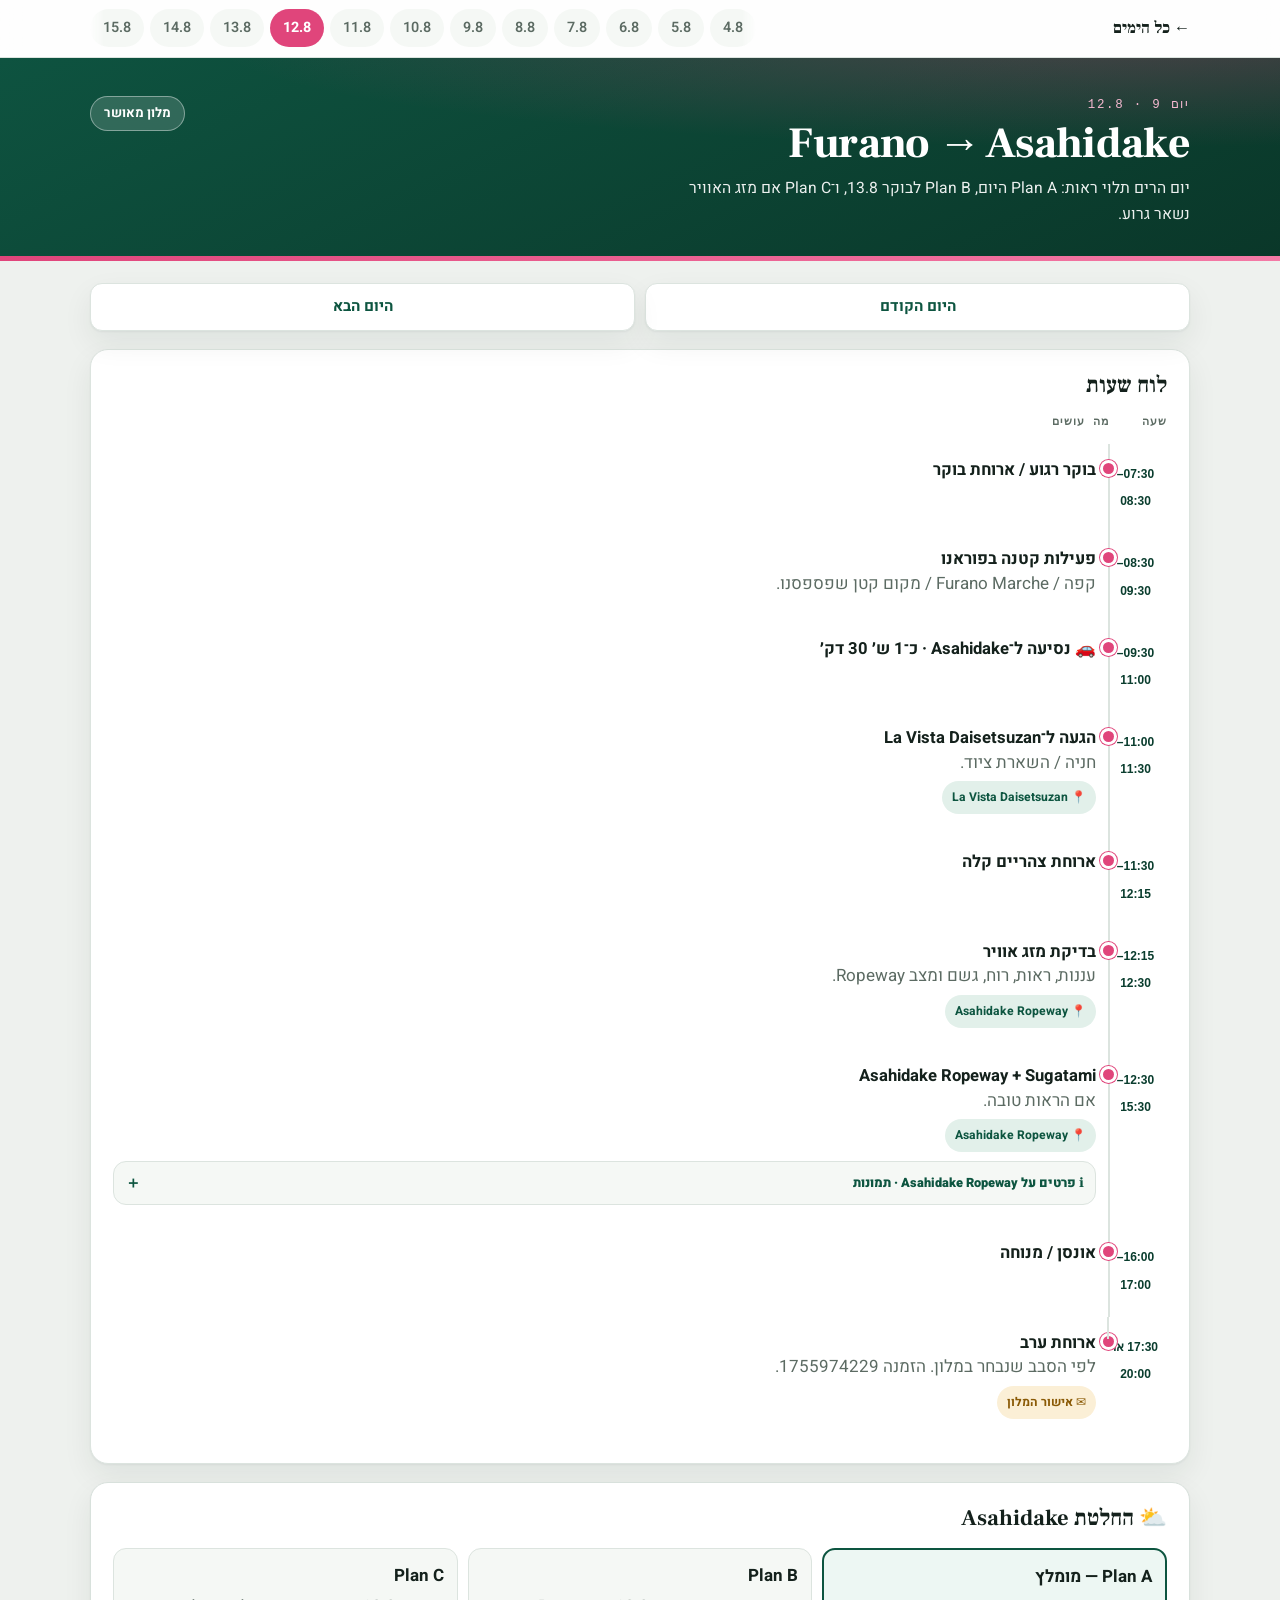
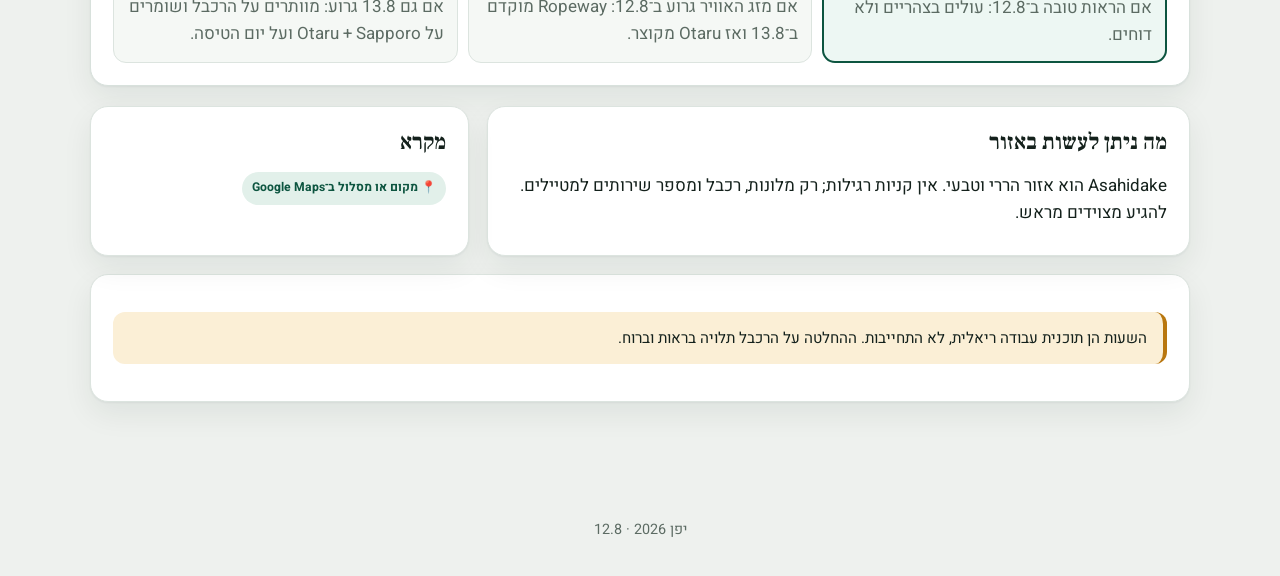
<file: day-12.html>
<!doctype html><html lang="he" dir="rtl"><head><meta charset="utf-8"><meta name="viewport" content="width=device-width,initial-scale=1"><meta name="application-name" content="Japan 2026"><meta name="theme-color" content="#111111"><title>12.8 — Furano → Asahidake</title><link rel="manifest" href="manifest.webmanifest?v=ui30"><link rel="icon" href="app-icon.svg?v=ui30" type="image/svg+xml"><link rel="apple-touch-icon" href="app-icon.svg?v=ui30"><link rel="stylesheet" href="styles.css?v=ui26"><script src="behavior.js?v=ui26" defer></script></head><body><nav class="topbar"><div class="wrap"><a class="brand" href="index.html">← כל הימים</a><div class="navlinks"><a href="day-04.html">4.8</a><a href="day-05.html">5.8</a><a href="day-06.html">6.8</a><a href="day-07.html">7.8</a><a href="day-08.html">8.8</a><a href="day-09.html">9.8</a><a href="day-10.html">10.8</a><a href="day-11.html">11.8</a><a href="day-12.html" aria-current="page">12.8</a><a href="day-13.html">13.8</a><a href="day-14.html">14.8</a><a href="day-15.html">15.8</a></div></div></nav><header class="hero"><div class="wrap day-title"><div><p>יום 9 · 12.8</p><h1>Furano → Asahidake</h1><p>יום הרים תלוי ראות: Plan A היום, Plan B לבוקר 13.8, ו־Plan C אם מזג האוויר נשאר גרוע.</p></div><span class="badge">מלון מאושר</span></div></header><main class="wrap"><div class="day-nav"><a class="back" href="day-11.html">היום הקודם</a><a class="back" href="day-13.html">היום הבא</a></div><section class="panel"><h2>לוח שעות</h2><div class="table-scroll"><table class="schedule"><thead><tr><th>שעה</th><th>מה עושים</th></tr></thead><tbody><tr><td><strong>07:30–08:30</strong></td><td><strong>בוקר רגוע / ארוחת בוקר</strong></td></tr><tr><td><strong>08:30–09:30</strong></td><td><strong>פעילות קטנה בפוראנו</strong><br><span>קפה / Furano Marche / מקום קטן שפספסנו.</span></td></tr><tr><td><strong>09:30–11:00</strong></td><td><strong>🚗 נסיעה ל־Asahidake · כ־1 ש׳ 30 דק׳</strong></td></tr><tr><td><strong>11:00–11:30</strong></td><td><strong>הגעה ל־La Vista Daisetsuzan</strong><br><span>חניה / השארת ציוד.</span><div class="inline-maps"><a class="inline-map" target="_blank" rel="noopener" href="https://www.google.com/maps/search/?api=1&query=La%20Vista%20Daisetsuzan">La Vista Daisetsuzan</a></div></td></tr><tr><td><strong>11:30–12:15</strong></td><td><strong>ארוחת צהריים קלה</strong></td></tr><tr><td><strong>12:15–12:30</strong></td><td><strong>בדיקת מזג אוויר</strong><br><span>עננות, ראות, רוח, גשם ומצב Ropeway.</span><div class="inline-maps"><a class="inline-map" target="_blank" rel="noopener" href="https://www.google.com/maps/search/?api=1&query=Asahidake%20Ropeway">Asahidake Ropeway</a></div></td></tr><tr><td><strong>12:30–15:30</strong></td><td><strong>Asahidake Ropeway + Sugatami</strong><br><span>אם הראות טובה.</span><div class="inline-maps"><a class="inline-map" target="_blank" rel="noopener" href="https://www.google.com/maps/search/?api=1&query=Asahidake%20Ropeway">Asahidake Ropeway</a></div><details class="site-info"><summary>ℹ️ פרטים על Asahidake Ropeway · תמונות</summary><div class="site-info-body"><div class="site-gallery" data-commons-query="Asahidake Ropeway Hokkaido"><div class="site-gallery-loading">התמונות ייטענו בפתיחה</div></div><p>Asahidake הוא ההר הגבוה ביותר בהוקאידו וחלק מרכס Daisetsuzan. הרכבל מעלה את המבקרים מאזור Asahidake Onsen לתחנת Sugatami, ומשם יוצאים למסלולים קצרים בין בריכות אלפיניות, צמחייה נמוכה ונקודות שבהן רואים אדים געשיים. זו אחת התחנות המרשימות ביותר במסלול, וגם אחת התלויות ביותר במזג האוויר.</p><p>המסלול הקלאסי סביב Sugatami אינו טיפוס לפסגה אלא לולאה נגישה יחסית שנותנת חוויה אלפינית מלאה. בתנאים טובים רואים את ההר משתקף בבריכות. אם המצלמות והתחזית מראות ראות טובה והרכבל פועל, שווה לתת למקום כמה שעות. אם הכול מכוסה בענן, אין טעם לעלות רק כדי לראות לבן.</p><p>גם באוגוסט בגובה יכול להיות קר ורוחני. צריך שכבה חמה, מים ונעליים טובות. זה אתר שבו החלטה של הרגע האחרון לפי הראות עדיפה על היצמדות עיוורת ללוח הזמנים.</p><div class="site-info-actions"><a class="site-map" target="_blank" rel="noopener" href="https://www.google.com/maps/search/?api=1&query=Asahidake%20Ropeway">📍 Google Maps</a><a target="_blank" rel="noopener" href="https://asahidake.hokkaido.jp/en/">האתר הרשמי ↗</a><a target="_blank" rel="noopener" href="https://www.env.go.jp/park/daisetsu/">Daisetsuzan National Park ↗</a></div></div></details></td></tr><tr><td><strong>16:00–17:00</strong></td><td><strong>אונסן / מנוחה</strong></td></tr><tr><td><strong>17:30 או 20:00</strong></td><td><strong>ארוחת ערב</strong><br><span>לפי הסבב שנבחר במלון. הזמנה 1755974229.</span><div class="inline-mails"><a class="inline-mail" target="_blank" rel="noopener" href="https://mail.google.com/mail/?authuser=odedn72@gmail.com#search/%221755974229%22">אישור המלון</a></div></td></tr></tbody></table></div></section><section class="panel plan-panel"><h2>⛅ החלטת Asahidake</h2><div class="plan-grid"><div class="plan-choice recommended"><b>Plan A — מומלץ</b><p>אם הראות טובה ב־12.8: עולים בצהריים ולא דוחים.</p></div><div class="plan-choice"><b>Plan B</b><p>אם מזג האוויר גרוע ב־12.8: Ropeway מוקדם ב־13.8 ואז Otaru מקוצר.</p></div><div class="plan-choice"><b>Plan C</b><p>אם גם 13.8 גרוע: מוותרים על הרכבל ושומרים על Otaru + Sapporo ועל יום הטיסה.</p></div></div></section><section class="grid"><div class="panel info"><h2>מה ניתן לעשות באזור</h2><p>Asahidake הוא אזור הררי וטבעי. אין קניות רגילות; רק מלונות, רכבל ומספר שירותים למטיילים. להגיע מצוידים מראש.</p></div><div class="panel info"><h2>מקרא</h2><p><span class="inline-map">מקום או מסלול ב־Google Maps</span></p></div></section><section class="panel"><p class="notice">השעות הן תוכנית עבודה ריאלית, לא התחייבות. ההחלטה על הרכבל תלויה בראות וברוח.</p></section></main><footer><div class="wrap">יפן 2026 · 12.8</div></footer></body></html>
</file>
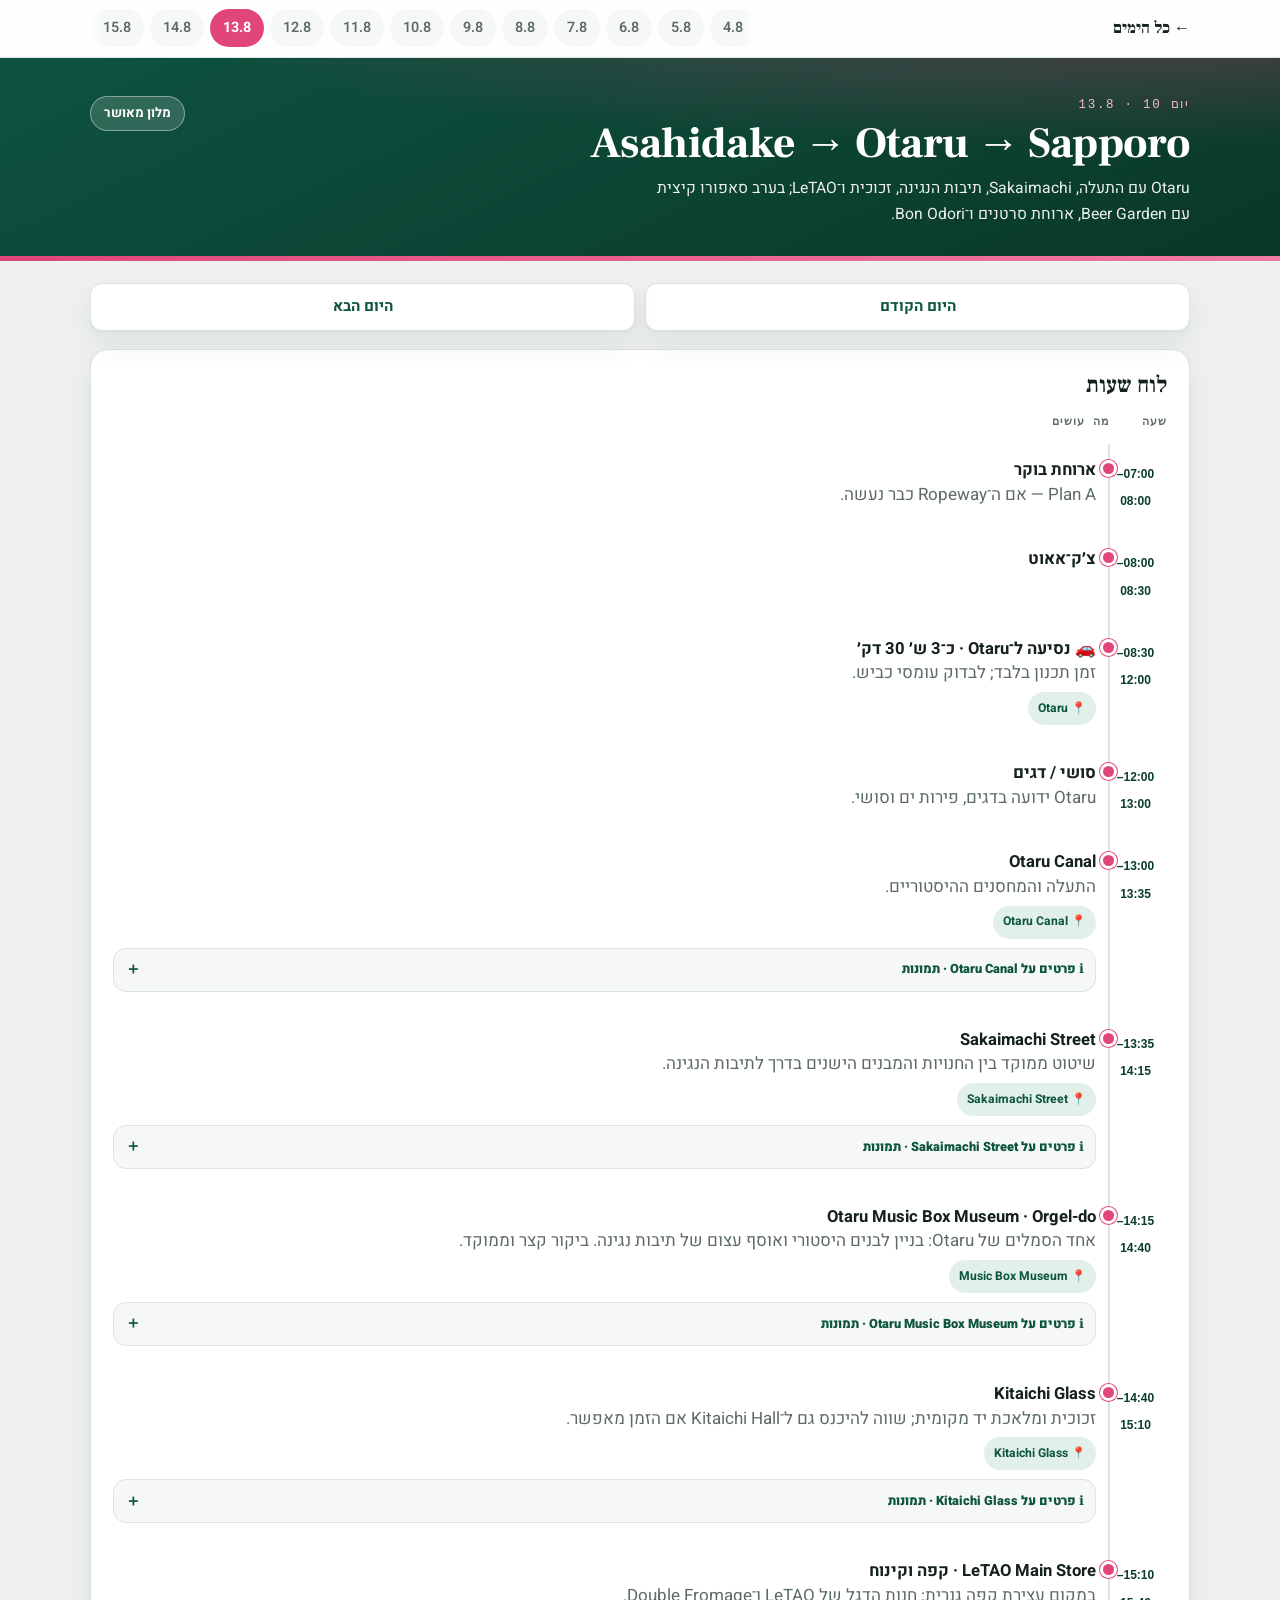
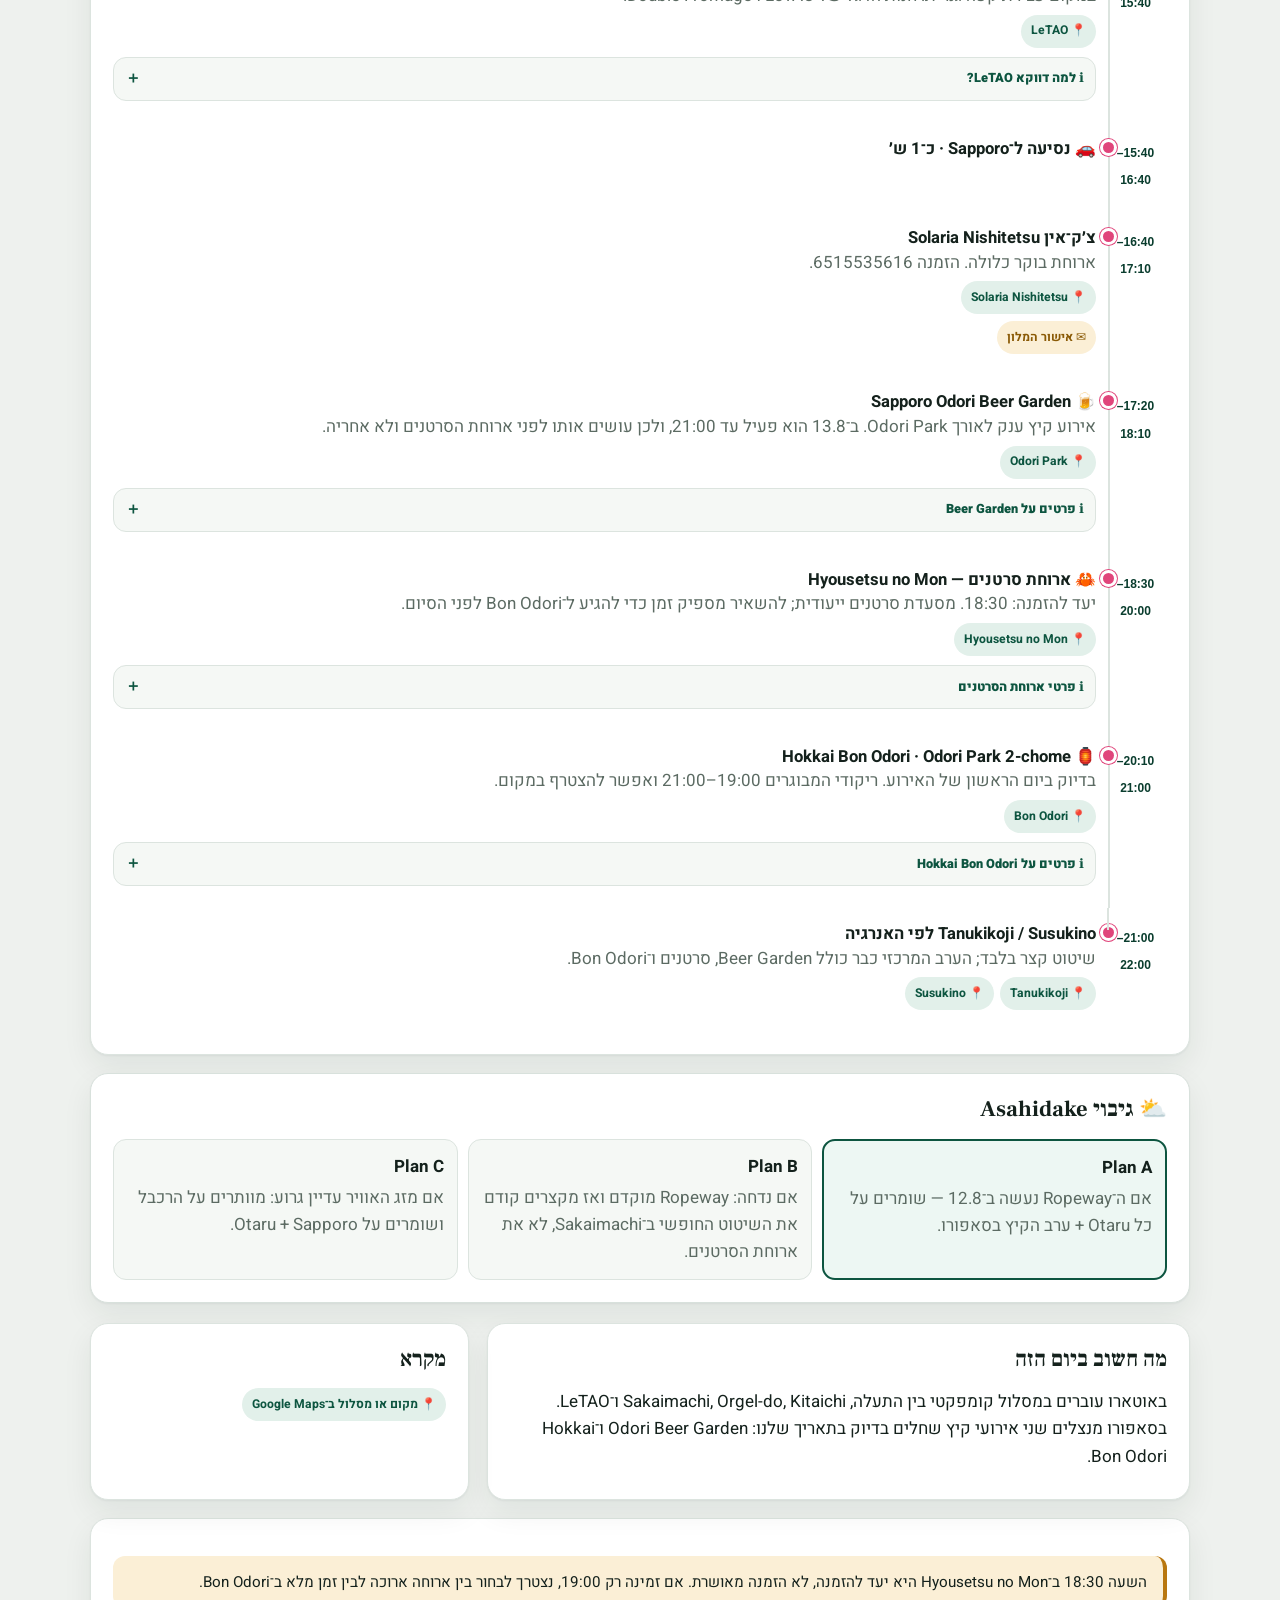
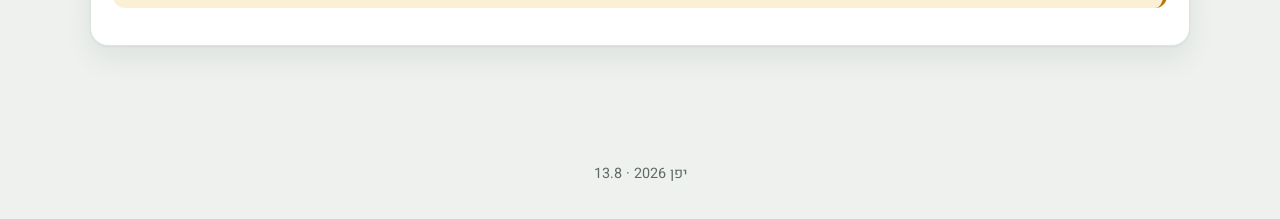
<file: day-13.html>
<!doctype html><html lang="he" dir="rtl"><head><meta charset="utf-8"><meta name="viewport" content="width=device-width,initial-scale=1"><title>13.8 — Asahidake → Otaru → Sapporo</title><link rel="stylesheet" href="styles.css?v=ui28"><script src="behavior.js?v=ui28" defer></script></head><body><nav class="topbar"><div class="wrap"><a class="brand" href="index.html">← כל הימים</a><div class="navlinks"><a href="day-04.html">4.8</a><a href="day-05.html">5.8</a><a href="day-06.html">6.8</a><a href="day-07.html">7.8</a><a href="day-08.html">8.8</a><a href="day-09.html">9.8</a><a href="day-10.html">10.8</a><a href="day-11.html">11.8</a><a href="day-12.html">12.8</a><a href="day-13.html" aria-current="page">13.8</a><a href="day-14.html">14.8</a><a href="day-15.html">15.8</a></div></div></nav><header class="hero"><div class="wrap day-title"><div><p>יום 10 · 13.8</p><h1>Asahidake → Otaru → Sapporo</h1><p>Otaru עם התעלה, Sakaimachi, תיבות הנגינה, זכוכית ו־LeTAO; בערב סאפורו קיצית עם Beer Garden, ארוחת סרטנים ו־Bon Odori.</p></div><span class="badge">מלון מאושר</span></div></header><main class="wrap"><div class="day-nav"><a class="back" href="day-12.html">היום הקודם</a><a class="back" href="day-14.html">היום הבא</a></div><section class="panel"><h2>לוח שעות</h2><div class="table-scroll"><table class="schedule"><thead><tr><th>שעה</th><th>מה עושים</th></tr></thead><tbody>
<tr><td><strong>07:00–08:00</strong></td><td><strong>ארוחת בוקר</strong><br><span>Plan A — אם ה־Ropeway כבר נעשה.</span></td></tr>
<tr><td><strong>08:00–08:30</strong></td><td><strong>צ׳ק־אאוט</strong></td></tr>
<tr><td><strong>08:30–12:00</strong></td><td><strong>🚗 נסיעה ל־Otaru · כ־3 ש׳ 30 דק׳</strong><br><span>זמן תכנון בלבד; לבדוק עומסי כביש.</span><div class="inline-maps"><a class="inline-map" target="_blank" rel="noopener" href="https://www.google.com/maps/search/?api=1&query=Otaru">Otaru</a></div></td></tr>
<tr><td><strong>12:00–13:00</strong></td><td><strong>סושי / דגים</strong><br><span>Otaru ידועה בדגים, פירות ים וסושי.</span></td></tr>
<tr><td><strong>13:00–13:35</strong></td><td><strong>Otaru Canal</strong><br><span>התעלה והמחסנים ההיסטוריים.</span><div class="inline-maps"><a class="inline-map" target="_blank" rel="noopener" href="https://www.google.com/maps/search/?api=1&query=Otaru%20Canal">Otaru Canal</a></div><details class="site-info"><summary>ℹ️ פרטים על Otaru Canal · תמונות</summary><div class="site-info-body"><div class="site-gallery" data-commons-query="Otaru Canal Hokkaido"><div class="site-gallery-loading">התמונות ייטענו בפתיחה</div></div><p>Otaru Canal היא הסמל המוכר ביותר של עיר הנמל Otaru. בעבר התעלה והמחסנים שימשו לפריקה ואחסון סחורות, והיום הם הפכו לטיילת היסטורית עם מבני אבן ולבנים, בתי קפה וגלריות. זה מקום שמכניס מיד לאווירה של העיר.</p><p>אין צורך להקדיש לתעלה עצמה זמן רב. כ־30–40 דקות של הליכה וצילום מספיקות, ואז ממשיכים ברגל לאזור Sakaimachi. אם יש עומס ליד נקודת הצילום המרכזית, הליכה קצרה לאורך המים בדרך כלל נותנת זווית רגועה יותר.</p><p>Otaru עובדת כחיבור בין כמה דברים — התעלה, הרחובות, זכוכית, מוזיקה, מתוקים ואוכל ים. לכן עדיף להשתמש בתעלה כפתיחה לעיר ולא למצות את כל הזמן שם.</p><div class="site-info-actions"><a class="site-map" target="_blank" rel="noopener" href="https://www.google.com/maps/search/?api=1&query=Otaru%20Canal">📍 Google Maps</a><a target="_blank" rel="noopener" href="https://otaru.gr.jp/">Otaru Tourism ↗</a></div></div></details></td></tr>
<tr><td><strong>13:35–14:15</strong></td><td><strong>Sakaimachi Street</strong><br><span>שיטוט ממוקד בין החנויות והמבנים הישנים בדרך לתיבות הנגינה.</span><div class="inline-maps"><a class="inline-map" target="_blank" rel="noopener" href="https://www.google.com/maps/search/?api=1&query=Sakaimachi%20Street%20Otaru">Sakaimachi Street</a></div><details class="site-info"><summary>ℹ️ פרטים על Sakaimachi Street · תמונות</summary><div class="site-info-body"><div class="site-gallery" data-commons-query="Sakaimachi Street Otaru Hokkaido"><div class="site-gallery-loading">התמונות ייטענו בפתיחה</div></div><p>Sakaimachi Street הוא הרחוב שבו Otaru עוברת מנמל היסטורי לעיר של חנויות קטנות, זכוכית, תיבות נגינה ומתוקים. הרבה מהמבנים המסחריים הישנים נשמרו, ובתוכם פועלים היום בתי קפה, קונדיטוריות וחנויות מלאכת יד.</p><p>בגרסה המעודכנת של היום לא מקדישים לרחוב שעה שלמה בפני עצמו, אלא משתמשים בו כציר הליכה שמחבר בין Music Box Museum, Kitaichi Glass ו־LeTAO. כך מקבלים את האווירה של הרחוב בלי לוותר על המקומות המזוהים ביותר עם העיר.</p><p>כדאי להיכנס רק לחנויות שבאמת מושכות את העין ולא לנסות להספיק הכול. המבנים עצמם והאווירה ברחוב הם חלק גדול מהחוויה.</p><div class="site-info-actions"><a class="site-map" target="_blank" rel="noopener" href="https://www.google.com/maps/search/?api=1&query=Sakaimachi%20Street%20Otaru">📍 Google Maps</a><a target="_blank" rel="noopener" href="https://otaru.gr.jp/">Otaru Tourism ↗</a></div></div></details></td></tr>
<tr><td><strong>14:15–14:40</strong></td><td><strong>Otaru Music Box Museum · Orgel-do</strong><br><span>אחד הסמלים של Otaru: בניין לבנים היסטורי ואוסף עצום של תיבות נגינה. ביקור קצר וממוקד.</span><div class="inline-maps"><a class="inline-map" target="_blank" rel="noopener" href="https://www.google.com/maps/search/?api=1&query=Otaru%20Music%20Box%20Museum">Music Box Museum</a></div><details class="site-info"><summary>ℹ️ פרטים על Otaru Music Box Museum · תמונות</summary><div class="site-info-body"><div class="site-gallery" data-commons-query="Otaru Music Box Museum Hokkaido"><div class="site-gallery-loading">התמונות ייטענו בפתיחה</div></div><p>Otaru Music Box Museum, שנקרא גם Otaru Orgel-do, הוא אחד המקומות הכי מזוהים עם Sakaimachi. המבנה המרכזי הוא בניין לבנים היסטורי, ובחזיתו עומד שעון קיטור גדול שהפך לאחד מסמלי האזור.</p><p>בפנים יש מבחר עצום של תיבות נגינה — מדגמים קטנים ופשוטים ועד עבודות עץ וזכוכית מורכבות. לא חייבים להפוך את הביקור למסע קניות; 20–25 דקות מספיקות כדי להסתובב, לשמוע כמה תיבות ולחוות את המקום.</p><p>היתרון הגדול הוא שאין כמעט סטייה מהמסלול: הוא נמצא ממש על Sakaimachi ובסמוך ל־LeTAO, ולכן הוא משתלב טבעית לפני המשך השיטוט באזור.</p><div class="site-info-actions"><a class="site-map" target="_blank" rel="noopener" href="https://www.google.com/maps/search/?api=1&query=Otaru%20Music%20Box%20Museum">📍 Google Maps</a><a target="_blank" rel="noopener" href="https://www.otaru-orgel.co.jp/en/">האתר הרשמי ↗</a></div></div></details></td></tr>
<tr><td><strong>14:40–15:10</strong></td><td><strong>Kitaichi Glass</strong><br><span>זכוכית ומלאכת יד מקומית; שווה להיכנס גם ל־Kitaichi Hall אם הזמן מאפשר.</span><div class="inline-maps"><a class="inline-map" target="_blank" rel="noopener" href="https://www.google.com/maps/search/?api=1&query=Kitaichi%20Glass%20Otaru">Kitaichi Glass</a></div><details class="site-info"><summary>ℹ️ פרטים על Kitaichi Glass · תמונות</summary><div class="site-info-body"><div class="site-gallery" data-commons-query="Kitaichi Glass Otaru Hokkaido"><div class="site-gallery-loading">התמונות ייטענו בפתיחה</div></div><p>Kitaichi Glass הוא אחד השמות המזוהים ביותר עם מסורת הזכוכית של Otaru. תעשיית הזכוכית המקומית שירתה בעבר את צי הדיג ובהמשך הפכה למלאכת יד ולעיצוב. כיום יש מספר חללים באזור Sakaimachi עם כלי זכוכית, פריטי נוי ותאורה.</p><p>אחד המקומות המוכרים הוא Kitaichi Hall, עם תאורה חשוכה ומנורות שמן רבות. גם בלי לקנות דבר, שווה להיכנס בשביל האווירה. אם רוצים לקנות כלי או מתנה, לבקש אריזה שמתאימה לטיסה.</p><p>בגלל שהיום עמוס יחסית, 30 דקות הן מסגרת טובה: מספיקות להצצה, מעבר בחנות ובחירה אם משהו באמת מיוחד.</p><div class="site-info-actions"><a class="site-map" target="_blank" rel="noopener" href="https://www.google.com/maps/search/?api=1&query=Kitaichi%20Glass%20Otaru">📍 Google Maps</a><a target="_blank" rel="noopener" href="https://kitaichiglass.co.jp/">האתר הרשמי ↗</a></div></div></details></td></tr>
<tr><td><strong>15:10–15:40</strong></td><td><strong>LeTAO Main Store · קפה וקינוח</strong><br><span>במקום עצירת קפה גנרית: חנות הדגל של LeTAO ו־Double Fromage.</span><div class="inline-maps"><a class="inline-map" target="_blank" rel="noopener" href="https://www.google.com/maps/search/?api=1&query=LeTAO%20Main%20Store%20Otaru">LeTAO</a></div><details class="site-info"><summary>ℹ️ למה דווקא LeTAO?</summary><div class="site-info-body"><p>LeTAO נולד באוטארו והפך לאחד ממותגי המתוקים הידועים ביותר של הוקאידו. חנות הדגל נמצאת ממש באזור שבו אנחנו כבר מטיילים, כך שאין צורך בנסיעה או סטייה מיוחדת.</p><p>המוצר המזוהה ביותר עם המקום הוא Double Fromage — עוגת גבינה בשתי שכבות עם מרקם עשיר אבל קל יחסית. זו עצירה הרבה יותר ספציפית לאוטארו מאשר בית קפה אקראי, ולכן היא מחליפה את בלוק הקפה שהיה בתוכנית הקודמת.</p><div class="site-info-actions"><a class="site-map" target="_blank" rel="noopener" href="https://www.google.com/maps/search/?api=1&query=LeTAO%20Main%20Store%20Otaru">📍 Google Maps</a><a target="_blank" rel="noopener" href="https://www.letao.jp/shop/letao.php">האתר הרשמי ↗</a></div></div></details></td></tr>
<tr><td><strong>15:40–16:40</strong></td><td><strong>🚗 נסיעה ל־Sapporo · כ־1 ש׳</strong></td></tr>
<tr><td><strong>16:40–17:10</strong></td><td><strong>צ׳ק־אין Solaria Nishitetsu</strong><br><span>ארוחת בוקר כלולה. הזמנה 6515535616.</span><div class="inline-maps"><a class="inline-map" target="_blank" rel="noopener" href="https://www.google.com/maps/search/?api=1&query=Solaria%20Nishitetsu%20Hotel%20Sapporo">Solaria Nishitetsu</a></div><div class="inline-mails"><a class="inline-mail" target="_blank" rel="noopener" href="https://mail.google.com/mail/?authuser=odedn72@gmail.com#search/%226515535616%22">אישור המלון</a></div></td></tr>
<tr><td><strong>17:20–18:10</strong></td><td><strong>🍺 Sapporo Odori Beer Garden</strong><br><span>אירוע קיץ ענק לאורך Odori Park. ב־13.8 הוא פעיל עד 21:00, ולכן עושים אותו לפני ארוחת הסרטנים ולא אחריה.</span><div class="inline-maps"><a class="inline-map" target="_blank" rel="noopener" href="https://www.google.com/maps/search/?api=1&query=Odori%20Park%20Sapporo">Odori Park</a></div><details class="site-info"><summary>ℹ️ פרטים על Beer Garden</summary><div class="site-info-body"><p>Sapporo Odori Beer Garden הוא חלק מפסטיבל הקיץ של סאפורו ופועל ב־2026 בין 23 ביולי ל־18 באוגוסט. המתחמים פרוסים ב־Odori Park בין 5-chome ל־11-chome, וכל אזור מייצג מבשלות או סגנונות שונים.</p><p>ביום חמישי 13.8 רוב המתחמים פתוחים עד 21:00, עם הזמנות אחרונות סביב 20:45. בגלל שיש לנו ארוחת סרטנים חשובה בהמשך, המטרה כאן היא לא ארוחה נוספת אלא בירה אחת, קצת אווירה וחוויה של סאפורו בקיץ.</p><div class="site-info-actions"><a class="site-map" target="_blank" rel="noopener" href="https://www.google.com/maps/search/?api=1&query=Odori%20Park%20Sapporo">📍 Google Maps</a><a target="_blank" rel="noopener" href="https://www.sapporo.travel/en/event/event-list/sapporo-odori-beer-garden/">מידע רשמי ↗</a></div></div></details></td></tr>
<tr><td><strong>18:30–20:00</strong></td><td><strong>🦀 ארוחת סרטנים — Hyousetsu no Mon</strong><br><span>יעד להזמנה: 18:30. מסעדת סרטנים ייעודית; להשאיר מספיק זמן כדי להגיע ל־Bon Odori לפני הסיום.</span><div class="inline-maps"><a class="inline-map" target="_blank" rel="noopener" href="https://www.google.com/maps/search/?api=1&query=Hyousetsu%20no%20Mon%20Sapporo">Hyousetsu no Mon</a></div><details class="site-info"><summary>ℹ️ פרטי ארוחת הסרטנים</summary><div class="site-info-body"><p>Hyousetsu no Mon היא מסעדה ותיקה שמתמחה בסרטנים. המטרה היא להזמין קורס שמאפשר לטעום יותר מסוג אחד — במיוחד Taraba (King Crab) ו־Zuwai (Snow Crab) — ולא להיות תלויים בזמינות של Hairy Crab חי באותו יום.</p><p>באוגוסט 2026 המסעדה מפרסמת שעות ערב 16:30–22:30, עם last order לאוכל ב־20:30. השעה 18:30 נבחרה כדי לאפשר גם Beer Garden לפני הארוחה וגם את ה־Bon Odori שמסתיים ב־21:00.</p><div class="site-info-actions"><a class="site-map" target="_blank" rel="noopener" href="https://www.google.com/maps/search/?api=1&query=Hyousetsu%20no%20Mon%20Sapporo">📍 Google Maps</a><a target="_blank" rel="noopener" href="https://www.hyousetsu.co.jp/">האתר הרשמי ↗</a><a target="_blank" rel="noopener" href="https://yoyaku.toreta.in/hyousetsunomon-1964/">הזמנה ↗</a></div></div></details></td></tr>
<tr><td><strong>20:10–21:00</strong></td><td><strong>🏮 Hokkai Bon Odori · Odori Park 2-chome</strong><br><span>בדיוק ביום הראשון של האירוע. ריקודי המבוגרים 19:00–21:00 ואפשר להצטרף במקום.</span><div class="inline-maps"><a class="inline-map" target="_blank" rel="noopener" href="https://www.google.com/maps/search/?api=1&query=Odori%20Park%202-chome%20Sapporo">Bon Odori</a></div><details class="site-info"><summary>ℹ️ פרטים על Hokkai Bon Odori</summary><div class="site-info-body"><p>Hokkai Bon Odori מתקיים ב־2026 בין 13 ל־16 באוגוסט ב־Odori Park 2-chome. ב־13.8 אנחנו נופלים ממש על ערב הפתיחה. ריקודי הילדים מתקיימים 18:00–19:00 וה־Hokkai Bon Odori המרכזי 19:00–21:00.</p><p>זו לא הופעה שחייבים רק לצפות בה — גם מבקרים יכולים להצטרף למעגל הריקוד בלי הרשמה מוקדמת ובלי צורך ביוקאטה. עבורנו זה נותן סיום יפני וקיצי במיוחד לערב האחרון בהוקאידו.</p><div class="site-info-actions"><a class="site-map" target="_blank" rel="noopener" href="https://www.google.com/maps/search/?api=1&query=Odori%20Park%202-chome%20Sapporo">📍 Google Maps</a><a target="_blank" rel="noopener" href="https://www.sapporo.travel/summerfes/event/odori02/">מידע רשמי ↗</a></div></div></details></td></tr>
<tr><td><strong>21:00–22:00</strong></td><td><strong>Tanukikoji / Susukino לפי האנרגיה</strong><br><span>שיטוט קצר בלבד; הערב המרכזי כבר כולל Beer Garden, סרטנים ו־Bon Odori.</span><div class="inline-maps"><a class="inline-map" target="_blank" rel="noopener" href="https://www.google.com/maps/search/?api=1&query=Tanukikoji%20Shopping%20Street%20Sapporo">Tanukikoji</a><a class="inline-map" target="_blank" rel="noopener" href="https://www.google.com/maps/search/?api=1&query=Susukino%20Sapporo">Susukino</a></div></td></tr>
</tbody></table></div></section><section class="panel plan-panel"><h2>⛅ גיבוי Asahidake</h2><div class="plan-grid"><div class="plan-choice recommended"><b>Plan A</b><p>אם ה־Ropeway נעשה ב־12.8 — שומרים על כל Otaru + ערב הקיץ בסאפורו.</p></div><div class="plan-choice"><b>Plan B</b><p>אם נדחה: Ropeway מוקדם ואז מקצרים קודם את השיטוט החופשי ב־Sakaimachi, לא את ארוחת הסרטנים.</p></div><div class="plan-choice"><b>Plan C</b><p>אם מזג האוויר עדיין גרוע: מוותרים על הרכבל ושומרים על Otaru + Sapporo.</p></div></div></section><section class="grid"><div class="panel info"><h2>מה חשוב ביום הזה</h2><p>באוטארו עוברים במסלול קומפקטי בין התעלה, Sakaimachi, Orgel-do, Kitaichi ו־LeTAO. בסאפורו מנצלים שני אירועי קיץ שחלים בדיוק בתאריך שלנו: Odori Beer Garden ו־Hokkai Bon Odori.</p></div><div class="panel info"><h2>מקרא</h2><p><span class="inline-map">מקום או מסלול ב־Google Maps</span></p></div></section><section class="panel"><p class="notice">השעה 18:30 ב־Hyousetsu no Mon היא יעד להזמנה, לא הזמנה מאושרת. אם זמינה רק 19:00, נצטרך לבחור בין ארוחה ארוכה לבין זמן מלא ב־Bon Odori.</p></section></main><footer><div class="wrap">יפן 2026 · 13.8</div></footer></body></html>
</file>
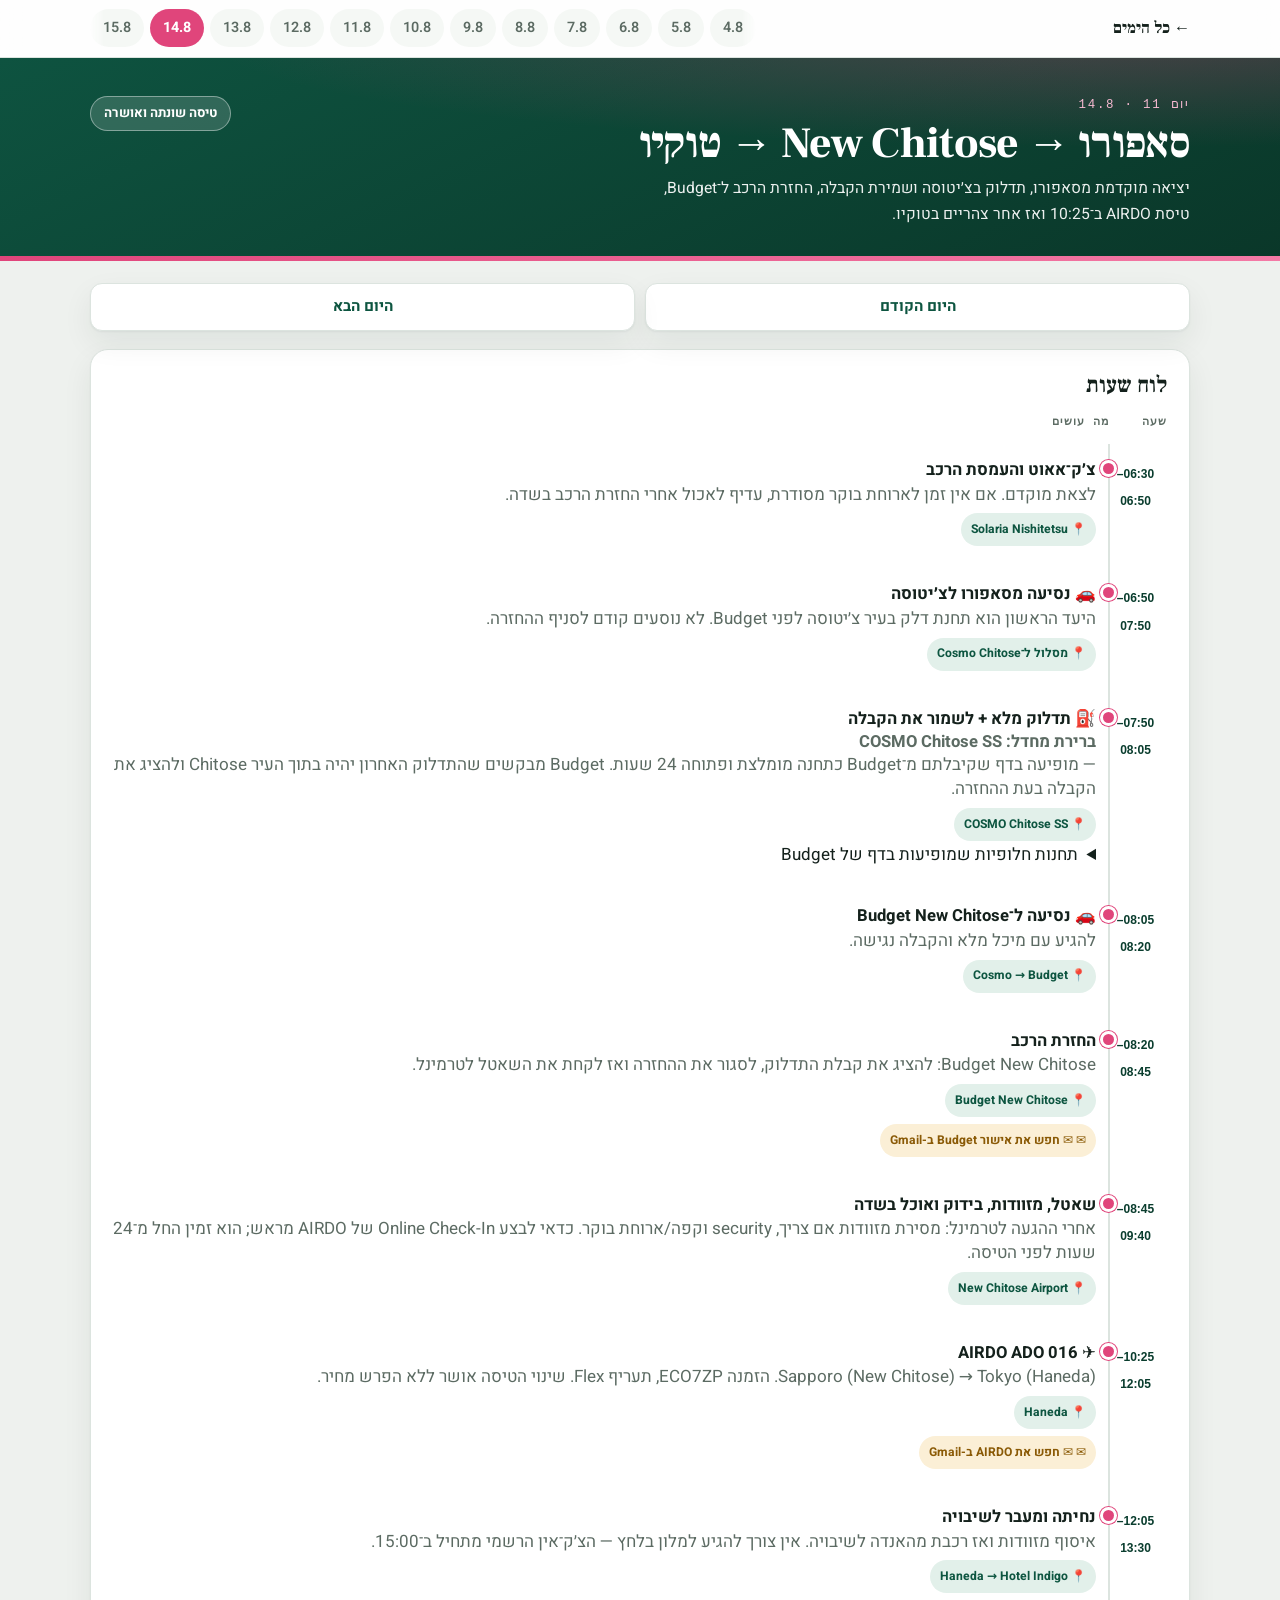
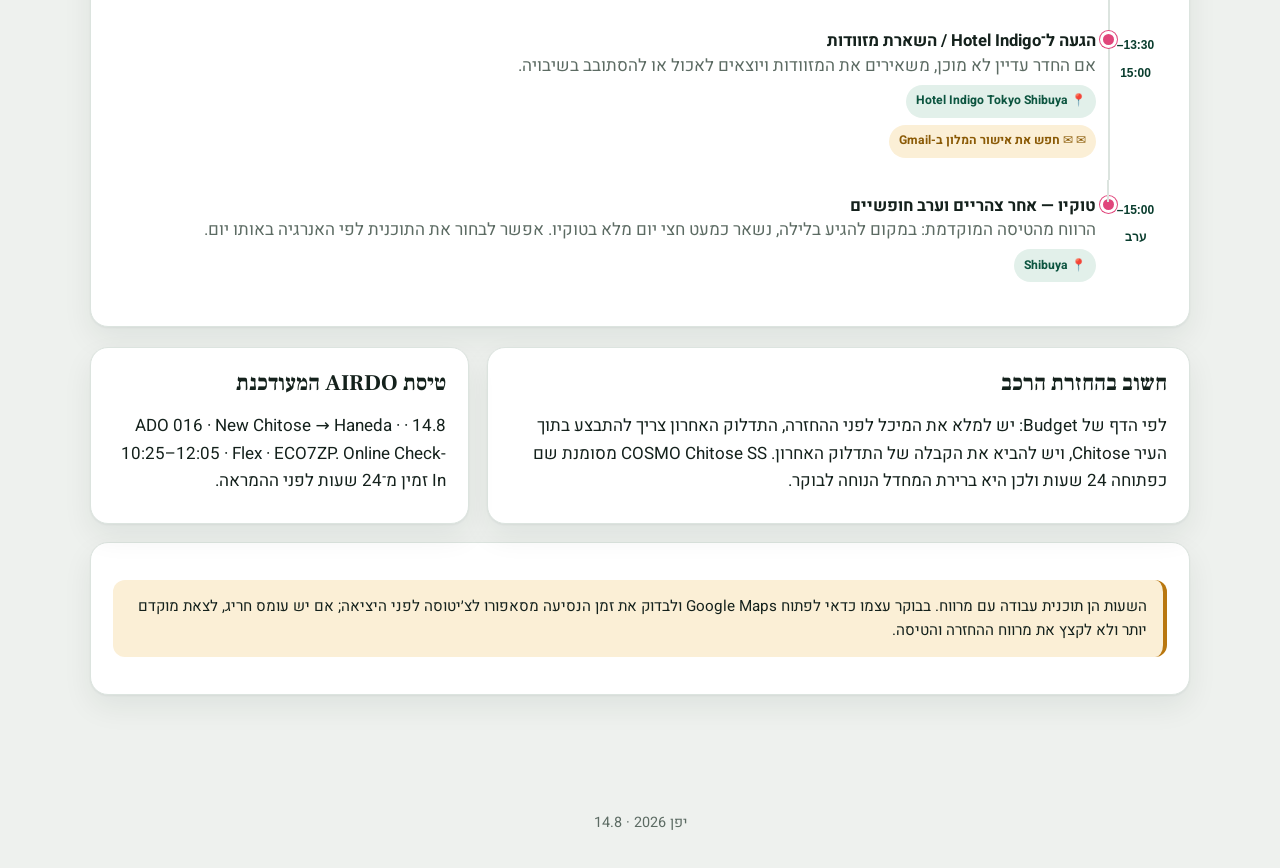
<file: day-14.html>
<!doctype html><html lang="he" dir="rtl"><head><meta charset="utf-8"><meta name="viewport" content="width=device-width,initial-scale=1"><title>14.8 — סאפורו → New Chitose → טוקיו</title><link rel="stylesheet" href="styles.css?v=ui29"><script src="behavior.js?v=ui29" defer></script></head>
<body><nav class="topbar"><div class="wrap"><a class="brand" href="index.html">← כל הימים</a><div class="navlinks"><a href="day-04.html">4.8</a><a href="day-05.html">5.8</a><a href="day-06.html">6.8</a><a href="day-07.html">7.8</a><a href="day-08.html">8.8</a><a href="day-09.html">9.8</a><a href="day-10.html">10.8</a><a href="day-11.html">11.8</a><a href="day-12.html">12.8</a><a href="day-13.html">13.8</a><a href="day-14.html" aria-current="page">14.8</a><a href="day-15.html">15.8</a></div></div></nav>
<header class="hero"><div class="wrap day-title"><div><p>יום 11 · 14.8</p><h1>סאפורו → New Chitose → טוקיו</h1><p>יציאה מוקדמת מסאפורו, תדלוק בצ׳יטוסה ושמירת הקבלה, החזרת הרכב ל־Budget, טיסת AIRDO ב־10:25 ואז אחר צהריים בטוקיו.</p></div><span class="badge">טיסה שונתה ואושרה</span></div></header>
<main class="wrap"><div class="day-nav"><a class="back" href="day-13.html">היום הקודם</a><a class="back" href="day-15.html">היום הבא</a></div>
<section class="panel"><h2>לוח שעות</h2><div class="table-scroll"><table class="schedule"><thead><tr><th>שעה</th><th>מה עושים</th></tr></thead><tbody>
<tr><td><strong>06:30–06:50</strong></td><td><strong>צ׳ק־אאוט והעמסת הרכב</strong><br><span>לצאת מוקדם. אם אין זמן לארוחת בוקר מסודרת, עדיף לאכול אחרי החזרת הרכב בשדה.</span><div class="inline-maps"><a class="inline-map" target="_blank" rel="noopener" href="https://www.google.com/maps/search/?api=1&query=Solaria%20Nishitetsu%20Hotel%20Sapporo">Solaria Nishitetsu</a></div></td></tr>
<tr><td><strong>06:50–07:50</strong></td><td><strong>🚗 נסיעה מסאפורו לצ׳יטוסה</strong><br><span>היעד הראשון הוא תחנת דלק בעיר צ׳יטוסה לפני Budget. לא נוסעים קודם לסניף ההחזרה.</span><div class="inline-maps"><a class="inline-map" target="_blank" rel="noopener" href="https://www.google.com/maps/dir/?api=1&origin=Solaria%20Nishitetsu%20Hotel%20Sapporo&destination=Cosmo%20Chitose%20SS&travelmode=driving">מסלול ל־Cosmo Chitose</a></div></td></tr>
<tr><td><strong>07:50–08:05</strong></td><td><strong>⛽ תדלוק מלא + לשמור את הקבלה</strong><br><span><strong>ברירת מחדל: COSMO Chitose SS</strong> — מופיעה בדף שקיבלתם מ־Budget כתחנה מומלצת ופתוחה 24 שעות. Budget מבקשים שהתדלוק האחרון יהיה בתוך העיר Chitose ולהציג את הקבלה בעת ההחזרה.</span><div class="inline-maps"><a class="inline-map" target="_blank" rel="noopener" href="https://www.google.com/maps/search/?api=1&query=COSMO%20Chitose%20SS%20Hokkaido">COSMO Chitose SS</a></div><details><summary>תחנות חלופיות שמופיעות בדף של Budget</summary><p>ENEOS Friendly Chitose SS · ENEOS Hinode SS · ENEOS Air Cargo · Moda Misawa SS. אם משתמשים בחלופה, עדיין לשמור את קבלת התדלוק האחרונה.</p></details></td></tr>
<tr><td><strong>08:05–08:20</strong></td><td><strong>🚗 נסיעה ל־Budget New Chitose</strong><br><span>להגיע עם מיכל מלא והקבלה נגישה.</span><div class="inline-maps"><a class="inline-map" target="_blank" rel="noopener" href="https://www.google.com/maps/dir/?api=1&origin=COSMO%20Chitose%20SS%20Hokkaido&destination=Budget%20Rent%20a%20Car%20New%20Chitose%20Airport&travelmode=driving">Cosmo → Budget</a></div></td></tr>
<tr><td><strong>08:20–08:45</strong></td><td><strong>החזרת הרכב</strong><br><span>Budget New Chitose: להציג את קבלת התדלוק, לסגור את ההחזרה ואז לקחת את השאטל לטרמינל.</span><div class="inline-maps"><a class="inline-map" target="_blank" rel="noopener" href="https://www.google.com/maps/search/?api=1&query=Budget%20Rent%20a%20Car%20New%20Chitose%20Airport">Budget New Chitose</a></div><div class="inline-mails"><a class="inline-mail" target="_blank" rel="noopener" href="https://mail.google.com/mail/?authuser=odedn72@gmail.com#search/%22101847607%22">✉️ חפש את אישור Budget ב-Gmail</a></div></td></tr>
<tr><td><strong>08:45–09:40</strong></td><td><strong>שאטל, מזוודות, בידוק ואוכל בשדה</strong><br><span>אחרי ההגעה לטרמינל: מסירת מזוודות אם צריך, security וקפה/ארוחת בוקר. כדאי לבצע Online Check-In של AIRDO מראש; הוא זמין החל מ־24 שעות לפני הטיסה.</span><div class="inline-maps"><a class="inline-map" target="_blank" rel="noopener" href="https://www.google.com/maps/search/?api=1&query=New%20Chitose%20Airport%20Domestic%20Terminal">New Chitose Airport</a></div></td></tr>
<tr><td><strong>10:25–12:05</strong></td><td><strong>✈️ AIRDO ADO 016</strong><br><span>Sapporo (New Chitose) → Tokyo (Haneda). הזמנה ECO7ZP, תעריף Flex. שינוי הטיסה אושר ללא הפרש מחיר.</span><div class="inline-maps"><a class="inline-map" target="_blank" rel="noopener" href="https://www.google.com/maps/search/?api=1&query=Haneda%20Airport">Haneda</a></div><div class="inline-mails"><a class="inline-mail" target="_blank" rel="noopener" href="https://mail.google.com/mail/?authuser=odedn72@gmail.com#search/%22ADO%20016%22%20OR%20%22ECO7ZP%22">✉️ חפש את AIRDO ב-Gmail</a></div></td></tr>
<tr><td><strong>12:05–13:30</strong></td><td><strong>נחיתה ומעבר לשיבויה</strong><br><span>איסוף מזוודות ואז רכבת מהאנדה לשיבויה. אין צורך להגיע למלון בלחץ — הצ׳ק־אין הרשמי מתחיל ב־15:00.</span><div class="inline-maps"><a class="inline-map" target="_blank" rel="noopener" href="https://www.google.com/maps/dir/?api=1&origin=Haneda%20Airport&destination=Hotel%20Indigo%20Tokyo%20Shibuya&travelmode=transit">Haneda → Hotel Indigo</a></div></td></tr>
<tr><td><strong>13:30–15:00</strong></td><td><strong>הגעה ל־Hotel Indigo / השארת מזוודות</strong><br><span>אם החדר עדיין לא מוכן, משאירים את המזוודות ויוצאים לאכול או להסתובב בשיבויה.</span><div class="inline-maps"><a class="inline-map" target="_blank" rel="noopener" href="https://www.google.com/maps/search/?api=1&query=Hotel%20Indigo%20Tokyo%20Shibuya">Hotel Indigo Tokyo Shibuya</a></div><div class="inline-mails"><a class="inline-mail" target="_blank" rel="noopener" href="https://mail.google.com/mail/?authuser=odedn72@gmail.com#search/%225466329081%22">✉️ חפש את אישור המלון ב-Gmail</a></div></td></tr>
<tr><td><strong>15:00–ערב</strong></td><td><strong>טוקיו — אחר צהריים וערב חופשיים</strong><br><span>הרווח מהטיסה המוקדמת: במקום להגיע בלילה, נשאר כמעט חצי יום מלא בטוקיו. אפשר לבחור את התוכנית לפי האנרגיה באותו יום.</span><div class="inline-maps"><a class="inline-map" target="_blank" rel="noopener" href="https://www.google.com/maps/search/?api=1&query=Shibuya%20Tokyo">Shibuya</a></div></td></tr>
</tbody></table></div></section>
<section class="grid"><div class="panel info"><h2>חשוב בהחזרת הרכב</h2><p>לפי הדף של Budget: יש למלא את המיכל לפני ההחזרה, התדלוק האחרון צריך להתבצע בתוך העיר Chitose, ויש להביא את הקבלה של התדלוק האחרון. COSMO Chitose SS מסומנת שם כפתוחה 24 שעות ולכן היא ברירת המחדל הנוחה לבוקר.</p></div><div class="panel info"><h2>טיסת AIRDO המעודכנת</h2><p>14.8 · ADO 016 · New Chitose → Haneda · 10:25–12:05 · Flex · ECO7ZP. Online Check-In זמין מ־24 שעות לפני ההמראה.</p></div></section>
<section class="panel"><p class="notice">השעות הן תוכנית עבודה עם מרווח. בבוקר עצמו כדאי לפתוח Google Maps ולבדוק את זמן הנסיעה מסאפורו לצ׳יטוסה לפני היציאה; אם יש עומס חריג, לצאת מוקדם יותר ולא לקצץ את מרווח ההחזרה והטיסה.</p></section>
</main><footer><div class="wrap">יפן 2026 · 14.8</div></footer></body></html>
</file>
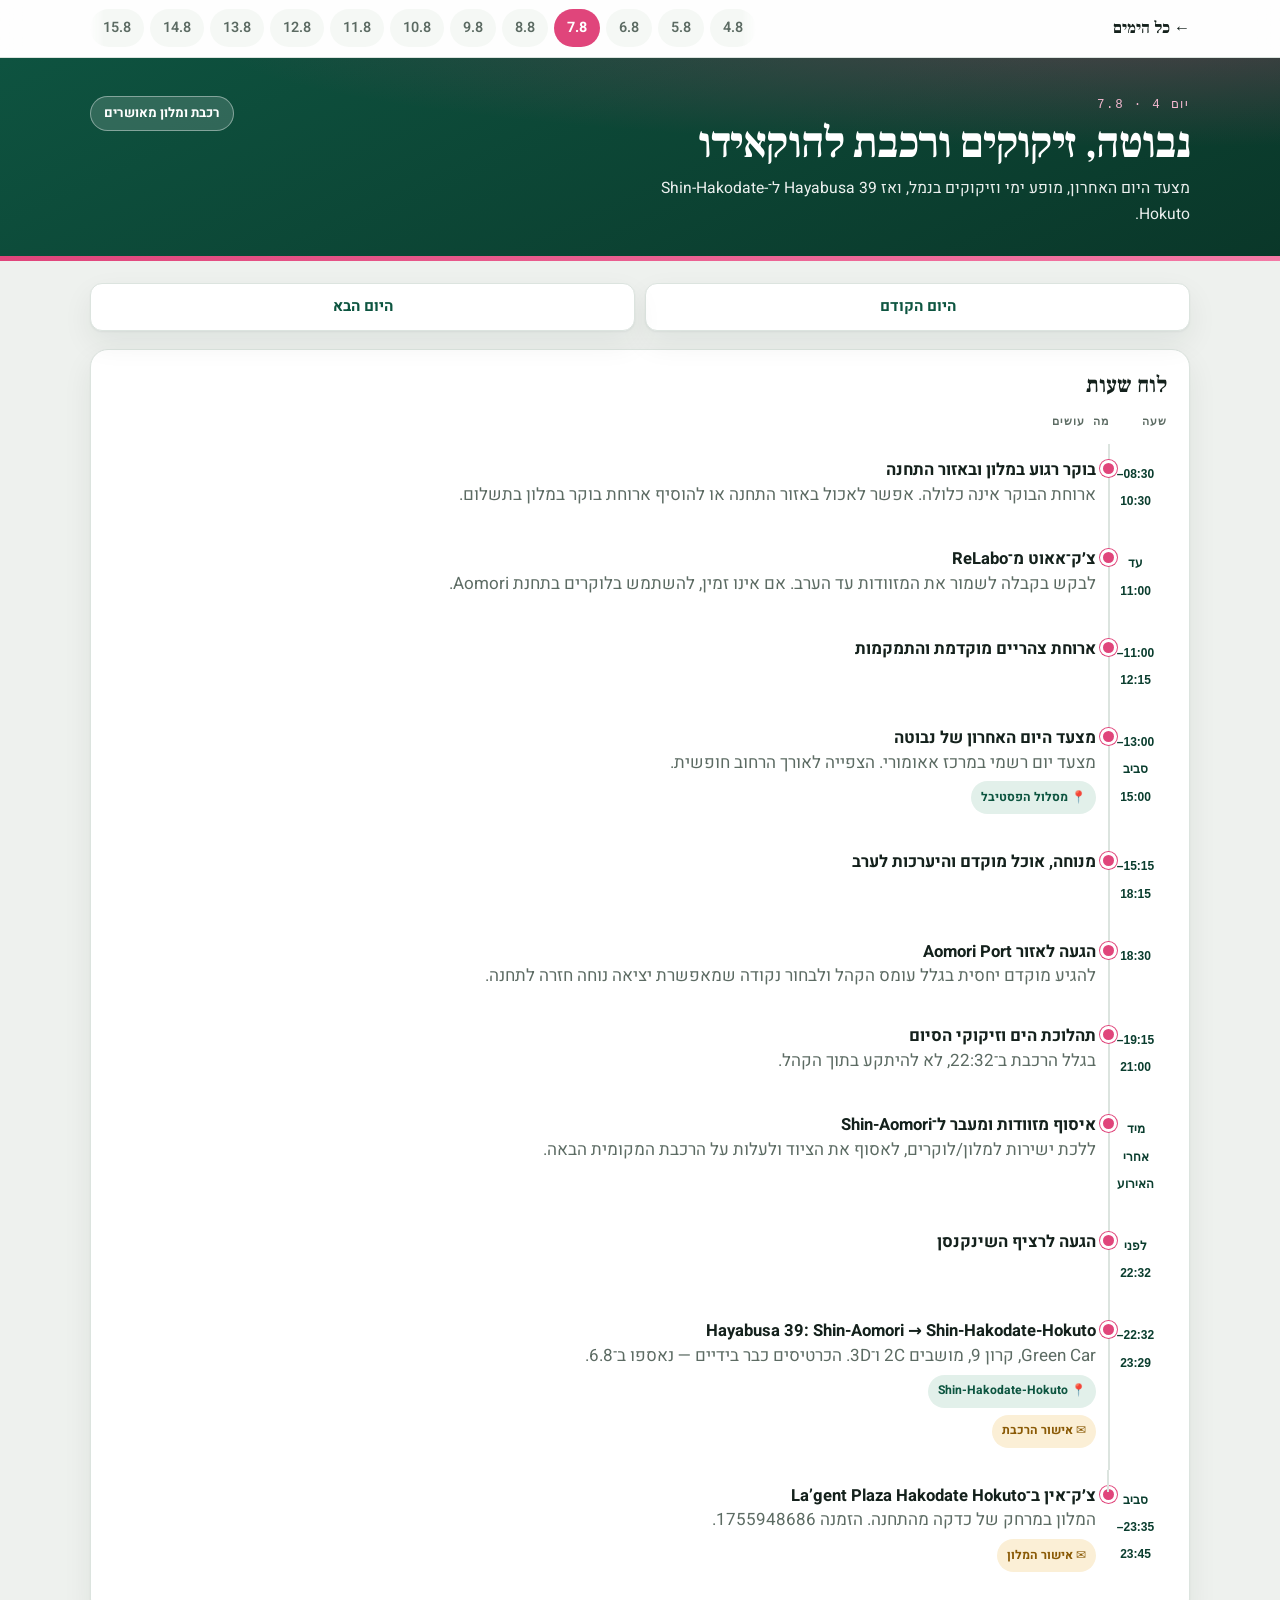
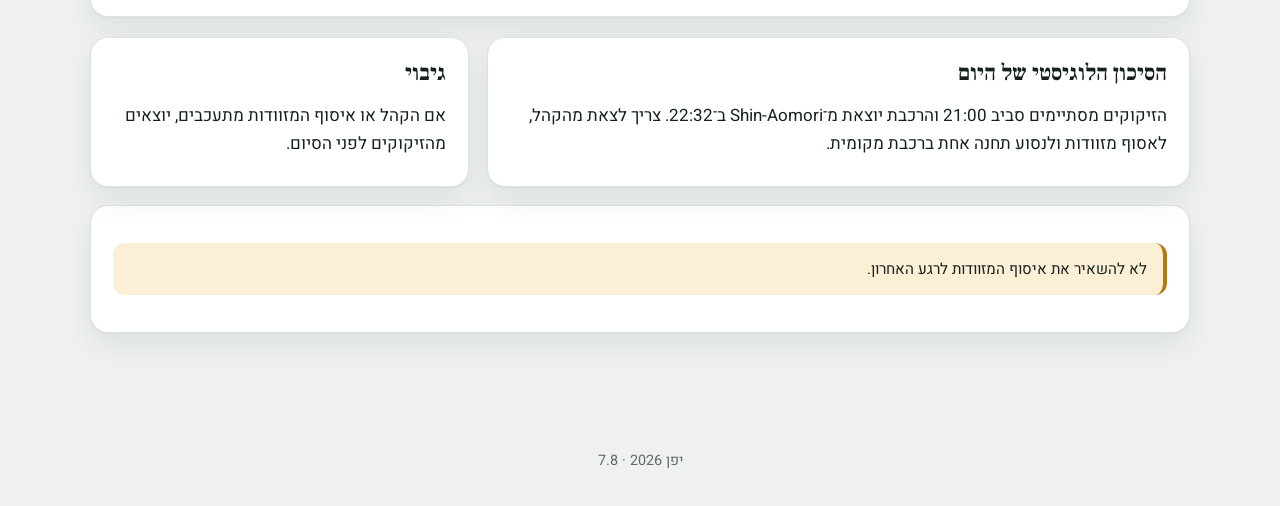
<file: hybrid-preview.html>
<!doctype html><html lang="he" dir="rtl"><head><meta charset="utf-8"><meta name="viewport" content="width=device-width,initial-scale=1,viewport-fit=cover"><meta name="application-name" content="Japan 2026"><meta name="theme-color" content="#111111"><title>Japan 2026</title><link rel="manifest" href="manifest.webmanifest?v=ui31"><link rel="icon" href="app-icon.svg?v=ui31" type="image/svg+xml"><link rel="apple-touch-icon" href="app-icon.svg?v=ui31"><script src="entry.js?v=ui31" defer></script></head><body><noscript><a href="day-07.html">פתח את מסלול יפן 2026</a></noscript></body></html>
</file>
<file: styles.css>
@import url('https://fonts.googleapis.com/css2?family=Frank+Ruhl+Libre:wght@500;700;900&family=Heebo:wght@400;500;700;800&display=swap');

:root{--mono:ui-monospace,"SF Mono",SFMono-Regular,Menlo,Consolas,monospace;--paper:#eef1ee;--surface:#fff;--surface-2:#f5f8f5;--ink:#14211c;--muted:#5c6b63;--rail:#0d5540;--rail-ink:#0a3d2e;--stripe:#e0457b;--stripe-ink:#b12b60;--stripe-soft:#fbe4ee;--sun:#b9770f;--sun-ink:#8a5a06;--sun-soft:#fbefd6;--line:#dce4df;--shadow:0 1px 2px rgba(16,42,32,.05),0 12px 30px rgba(16,42,32,.07);--radius:18px;--radius-sm:12px}
*{box-sizing:border-box}html{scroll-behavior:smooth;-webkit-text-size-adjust:100%}body{margin:0;font-family:"Heebo",system-ui,-apple-system,"Segoe UI",Arial,sans-serif;background:var(--paper);color:var(--ink);line-height:1.6;font-size:17px;-webkit-font-smoothing:antialiased;text-rendering:optimizeLegibility}a{color:inherit}.wrap{width:min(1100px,calc(100% - 32px));margin-inline:auto}img{max-width:100%}.table-scroll{overflow:auto}.warning-icon{color:#c0392b}.clipboard-proxy{position:fixed;opacity:0;pointer-events:none;inset-inline-start:-9999px;top:0}
.hero{position:relative;background:linear-gradient(155deg,#0e5340,#0a3729);color:#fff;padding:38px 0 34px;overflow:hidden}.hero::before{content:"";position:absolute;inset:0;background:radial-gradient(120% 90% at 88% -10%,rgba(224,69,123,.28),transparent 60%);pointer-events:none}.hero::after{content:"";position:absolute;inset-inline:0;bottom:0;height:5px;background:linear-gradient(90deg,#e0457b,#f47aa6)}.hero .wrap{position:relative}.hero h1{font-family:"Frank Ruhl Libre",Georgia,serif;font-weight:900;font-size:clamp(2.1rem,7vw,3.7rem);line-height:1.04;letter-spacing:-.015em;margin:.12em 0 .18em}.hero p{margin:0;opacity:.94;font-size:1.02rem;max-width:60ch}.eyebrow,.hero .wrap>p:first-child,.day-title p:first-of-type{font-family:var(--mono);font-size:.78rem;letter-spacing:.14em;text-transform:uppercase;color:#f6b9d1;opacity:1;margin:0;font-weight:500}.day-title{display:flex;align-items:flex-start;justify-content:space-between;gap:16px;flex-wrap:wrap}.day-title>div{flex:1 1 260px}.day-title h1{font-family:"Frank Ruhl Libre",Georgia,serif;font-weight:800;font-size:clamp(1.7rem,5.6vw,2.7rem);line-height:1.08;margin:.12em 0 .2em}.day-title p:not(:first-of-type){font-size:.98rem;opacity:.92;margin:0}
.topbar{position:sticky;top:0;z-index:30;background:rgba(255,255,255,.9);backdrop-filter:saturate(1.4) blur(12px);-webkit-backdrop-filter:saturate(1.4) blur(12px);border-bottom:1px solid var(--line)}.topbar .wrap{display:flex;gap:12px;align-items:center;padding:9px 0}.brand{flex:0 0 auto;font-family:"Frank Ruhl Libre",Georgia,serif;font-weight:800;font-size:1.02rem;text-decoration:none;white-space:nowrap}.navlinks{display:flex;gap:6px;overflow-x:auto;overflow-y:hidden;margin-inline-start:auto;scrollbar-width:none;-webkit-overflow-scrolling:touch;scroll-snap-type:x proximity;padding-bottom:1px;-webkit-mask-image:linear-gradient(90deg,transparent,#000 14px,#000 calc(100% - 14px),transparent);mask-image:linear-gradient(90deg,transparent,#000 14px,#000 calc(100% - 14px),transparent)}.navlinks::-webkit-scrollbar{display:none}.navlinks a{scroll-snap-align:end;white-space:nowrap;text-decoration:none;display:inline-flex;align-items:center;min-height:38px;padding:0 13px;border-radius:999px;background:var(--surface-2);color:var(--muted);font-size:.9rem;font-weight:600;font-variant-numeric:tabular-nums}.navlinks a[aria-current="page"]{background:var(--stripe);color:#fff;font-weight:700}
main{padding:22px 0 64px}.panel{background:var(--surface);border:1px solid var(--line);border-radius:var(--radius);box-shadow:var(--shadow);padding:22px;margin-bottom:18px}.panel>h2:first-child,h2{font-family:"Frank Ruhl Libre",Georgia,serif;font-weight:700;font-size:1.4rem;line-height:1.2;margin:0 0 .7em}.info h2{font-size:1.15rem}.info p{margin:.4em 0}
.trip-table{width:100%;border-collapse:collapse}.trip-table th{font-family:var(--mono);font-size:.7rem;text-transform:uppercase;letter-spacing:.1em;color:var(--muted);font-weight:600;text-align:start;padding:0 13px 12px;border-bottom:1px solid var(--line)}.trip-table td{padding:14px 13px;border-bottom:1px solid var(--line);vertical-align:middle;text-align:start}.trip-table tr:last-child td{border-bottom:0}.trip-table td:first-child{white-space:nowrap}.trip-table td:first-child strong{font-family:var(--mono);font-weight:700;font-size:1.05rem;font-variant-numeric:tabular-nums;color:var(--rail-ink)}.daylink{display:inline-flex;align-items:center;justify-content:center;gap:6px;min-height:40px;background:var(--rail);color:#fff;text-decoration:none;padding:8px 15px;border-radius:11px;font-weight:700;font-size:.92rem}
.schedule{width:100%;border-collapse:collapse}.schedule thead th{font-family:var(--mono);font-size:.7rem;text-transform:uppercase;letter-spacing:.1em;color:var(--muted);font-weight:600;text-align:start;padding:0 0 12px}.schedule td{padding:0;border:0;vertical-align:top}.schedule td:first-child{width:58px;padding:15px 8px 20px 2px;text-align:center}.schedule td:first-child strong{font-family:"Arial Narrow","Roboto Condensed",Arial,sans-serif;font-size:12px;line-height:1.15;font-weight:700;color:var(--rail-ink);white-space:normal}.schedule td:last-child{position:relative;padding:15px 12px 22px 0;border-inline-start:2px solid var(--line)}.schedule tr:last-child td:last-child{border-inline-start-color:transparent}.schedule tr:last-child td:last-child::after{content:"";position:absolute;inset-inline-start:-1px;top:0;height:22px;width:2px;background:var(--line)}.schedule td:last-child::before{content:"";position:absolute;inset-inline-start:-6px;top:19px;width:11px;height:11px;border-radius:50%;background:var(--stripe);box-shadow:0 0 0 3px var(--surface),0 0 0 4px var(--stripe)}.schedule td:last-child strong{display:block;font-weight:700;font-size:1.04rem;line-height:1.35;margin:0}.schedule td:last-child strong+br{display:none}.schedule td:last-child>span{display:block;color:var(--muted);margin-top:1px;line-height:1.4}.row-heading{display:flex;align-items:center;gap:8px;flex-wrap:wrap}.row-heading>strong{flex:0 1 auto}.status-pill{display:inline-flex;align-items:center;min-height:28px;padding:3px 9px;border-radius:999px;font-size:.76rem;font-weight:800;white-space:nowrap;border:1px solid transparent}.status-fixed{background:#dcebe6;color:#0d5540;border-color:#bed7ce}.status-planned{background:#fbe4ee;color:#a72d60;border-color:#f1bfd3}.status-flexible{background:#edf2ef;color:#53635b;border-color:#d8e1dc}.status-live{background:#fff1cf;color:#895b08;border-color:#ecd49a}
.inline-maps,.inline-mails,.mapbuttons,.mailchips{display:flex;flex-wrap:wrap;gap:6px;margin-top:7px}.inline-map,.inline-mail{display:inline-flex;align-items:center;gap:3px;min-height:33px;text-decoration:none;padding:5px 10px;border-radius:999px;font-size:.76rem;font-weight:700}.inline-map{background:#e2f0ea;color:var(--rail)}.inline-map::before{content:"📍"}.inline-mail{background:var(--sun-soft);color:var(--sun-ink)}.inline-mail::before{content:"✉️"}
.badge{display:inline-flex;align-items:center;gap:5px;padding:6px 13px;border-radius:999px;background:#e2f0ea;color:var(--rail);border:1px solid #cde2d8;font-size:.82rem;font-weight:700;white-space:nowrap}.hero .badge{background:rgba(255,255,255,.15);color:#fff;border-color:rgba(255,255,255,.4)}
.gallery{display:grid;grid-template-columns:repeat(2,1fr);gap:12px;margin:4px 0}.gallery figure{margin:0;border-radius:16px;overflow:hidden;background:#e6ece9;border:1px solid var(--line)}.gallery img{display:block;width:100%;aspect-ratio:4/3;object-fit:cover}.gallery figcaption{padding:9px 13px;font-size:.8rem;background:var(--surface);color:var(--muted)}
.grid{display:grid;grid-template-columns:1.3fr .7fr;gap:18px;margin-top:20px}.day-nav{display:flex;gap:10px;margin-bottom:18px}.day-nav .back{flex:1;justify-content:center;min-height:48px;padding:0 14px;background:var(--surface);border:1px solid var(--line);border-radius:var(--radius-sm);box-shadow:var(--shadow);text-align:center;font-size:.95rem}.notice{background:var(--sun-soft);border-inline-start:4px solid var(--sun);padding:14px 16px;border-radius:var(--radius-sm);font-size:.95rem}.back{display:inline-flex;align-items:center;min-height:40px;padding:0 4px;text-decoration:none;color:var(--rail);font-weight:700}footer{padding:34px 0 calc(34px + env(safe-area-inset-bottom,0px));color:var(--muted);text-align:center;font-size:.9rem}
.plan-panel{border-color:#d8e1dc}.plan-grid{display:grid;grid-template-columns:repeat(3,1fr);gap:10px}.plan-choice{border:1px solid var(--line);border-radius:13px;padding:13px;background:var(--surface-2)}.plan-choice.recommended{border:2px solid var(--rail);background:#edf7f3}.plan-choice b{display:block;margin-bottom:4px}.plan-choice p{margin:0;color:var(--muted)}
.hotel-booking-bubble{background:var(--surface);border:1px solid var(--line);border-radius:14px;box-shadow:0 4px 14px rgba(16,42,32,.045);overflow:hidden}.hotel-booking-inline{margin-top:10px}.hotel-booking-bubble summary{list-style:none;cursor:pointer;display:flex;align-items:center;gap:9px;min-height:48px;padding:8px 12px}.hotel-booking-bubble summary::-webkit-details-marker{display:none}.hotel-icon{font-size:1.05rem;flex:0 0 auto}.hotel-summary{display:flex;flex-direction:column;min-width:0;flex:1;line-height:1.15}.hotel-summary b{font-size:.9rem;white-space:nowrap;overflow:hidden;text-overflow:ellipsis}.hotel-summary small{font-size:.72rem;color:var(--muted);margin-top:3px}.hotel-chevron{color:var(--muted);font-size:1rem}.hotel-booking-body{padding:2px 12px 12px}.hotel-booking-meta{display:flex;align-items:center;justify-content:space-between;gap:10px;background:var(--surface-2);border-radius:10px;padding:9px 10px;margin-bottom:8px;font-size:.82rem}.booking-number-copy{appearance:none;border:0;background:transparent;padding:4px 6px;display:inline-flex;align-items:center;gap:7px;border-radius:8px;cursor:pointer;font:inherit;color:var(--rail-ink);direction:ltr}.booking-number-value{font-family:var(--mono);font-size:.86rem;font-weight:800}.copy-hint{font-size:.68rem;font-weight:700;color:var(--muted);direction:rtl}.hotel-mail-cta{display:flex;align-items:center;justify-content:center;min-height:44px;border-radius:10px;text-decoration:none;background:var(--sun-soft);color:var(--sun-ink);font-weight:800;font-size:.86rem}
.restaurant-options{margin-top:9px;border:1px solid var(--line);border-radius:13px;background:var(--surface-2);overflow:hidden}.restaurant-options>summary{list-style:none;cursor:pointer;display:flex;align-items:center;justify-content:space-between;gap:8px;min-height:44px;padding:9px 11px;font-size:.82rem;font-weight:850;color:var(--rail)}.restaurant-options>summary::-webkit-details-marker{display:none}.restaurant-options>summary::after{content:'＋';font-size:1rem}.restaurant-options[open]>summary::after{content:'−'}.restaurant-options-body{padding:2px 10px 10px}.restaurant-note{font-size:.74rem;color:var(--muted);margin:3px 2px 9px}.restaurant-list{display:grid;gap:8px}.restaurant-card{background:var(--surface);border:1px solid var(--line);border-radius:11px;padding:10px}.restaurant-card.is-closed{background:#fff7f7;border-color:#efc9c9}.restaurant-head{display:flex;align-items:flex-start;justify-content:space-between;gap:8px}.restaurant-name{font-weight:850;font-size:.9rem;line-height:1.3}.restaurant-rating{white-space:nowrap;font-family:var(--mono);font-size:.74rem;font-weight:800;color:var(--sun-ink)}.restaurant-meta{display:flex;flex-wrap:wrap;gap:6px 10px;margin-top:5px;font-size:.74rem;color:var(--muted)}.restaurant-status{font-weight:850;color:var(--rail)}.restaurant-status.closed{color:#a52a2a}.restaurant-desc{font-size:.78rem;line-height:1.45;margin:7px 0 0;color:var(--ink)}.restaurant-actions{display:flex;gap:6px;flex-wrap:wrap;margin-top:8px}.restaurant-actions a{display:inline-flex;align-items:center;min-height:32px;padding:5px 9px;border-radius:999px;background:#e2f0ea;color:var(--rail);text-decoration:none;font-size:.72rem;font-weight:800}
.site-info{margin-top:9px;border:1px solid var(--line);border-radius:13px;background:var(--surface-2);overflow:hidden}.site-info>summary{list-style:none;cursor:pointer;display:flex;align-items:center;justify-content:space-between;gap:8px;min-height:42px;padding:8px 11px;font-size:.8rem;font-weight:850;color:var(--rail)}.site-info>summary::-webkit-details-marker{display:none}.site-info>summary::after{content:'＋';font-size:1rem}.site-info[open]>summary::after{content:'−'}.site-info-body{padding:0 11px 12px}.site-info-body p{line-height:1.62;font-size:.88rem;color:var(--ink);margin:8px 0 12px}.site-gallery{display:grid;grid-template-columns:repeat(3,1fr);gap:6px;margin:8px 0 12px}.site-gallery img{width:100%;height:96px;object-fit:cover;border-radius:9px;background:#dde5e1}.site-gallery-note,.site-gallery-loading{font-size:.68rem;color:var(--muted);margin-top:5px}.site-gallery-note{grid-column:1/-1}.site-info-actions{display:flex;flex-wrap:wrap;gap:8px;margin-top:12px}.site-info-actions a{display:inline-flex;align-items:center;justify-content:center;min-height:38px;padding:8px 10px;border-radius:9px;background:var(--surface);border:1px solid var(--line);color:var(--rail);text-decoration:none;font-size:.78rem;font-weight:800}.site-info-actions .site-map{background:var(--rail);color:#fff;border-color:transparent}
@media(max-width:760px){body{font-size:16px}.wrap{width:calc(100% - 26px)}.hero{padding:28px 0 26px}main{padding:18px 0 calc(56px + env(safe-area-inset-bottom,0px))}.panel{padding:17px;border-radius:16px}.grid,.gallery{grid-template-columns:1fr}.gallery{display:none}.trip-table th:nth-child(3),.trip-table td:nth-child(3){display:none}.schedule thead{display:none}.schedule{display:block}.schedule tbody{display:block}.schedule tr{display:grid;grid-template-columns:58px minmax(0,1fr)}.schedule td:first-child{width:58px;max-width:58px;padding:16px 8px 15px 2px;overflow:hidden}.schedule td:last-child{padding:13px 12px 15px 0}.plan-grid{grid-template-columns:1fr}.day-nav .back{min-height:52px}.topbar .wrap{overflow:hidden}.navlinks{overscroll-behavior-inline:contain}}
@media(max-width:520px){.site-gallery{grid-template-columns:1fr 1fr}.site-gallery img{height:120px}.site-gallery img:nth-child(3){grid-column:1/-1;height:150px}.site-info-body p{font-size:.84rem}.restaurant-head{align-items:center}.restaurant-rating{font-size:.7rem}}
@media(max-width:390px){.schedule tr{grid-template-columns:56px minmax(0,1fr)}.schedule td:first-child{width:56px;max-width:56px}}
@media print{.topbar,.back,.daylink{display:none!important}body{background:#fff;font-size:12px}.panel{box-shadow:none;break-inside:avoid;border-color:#ccc}.hero{padding:16px 0;background:#0a3729!important;-webkit-print-color-adjust:exact;print-color-adjust:exact}}
</file>
